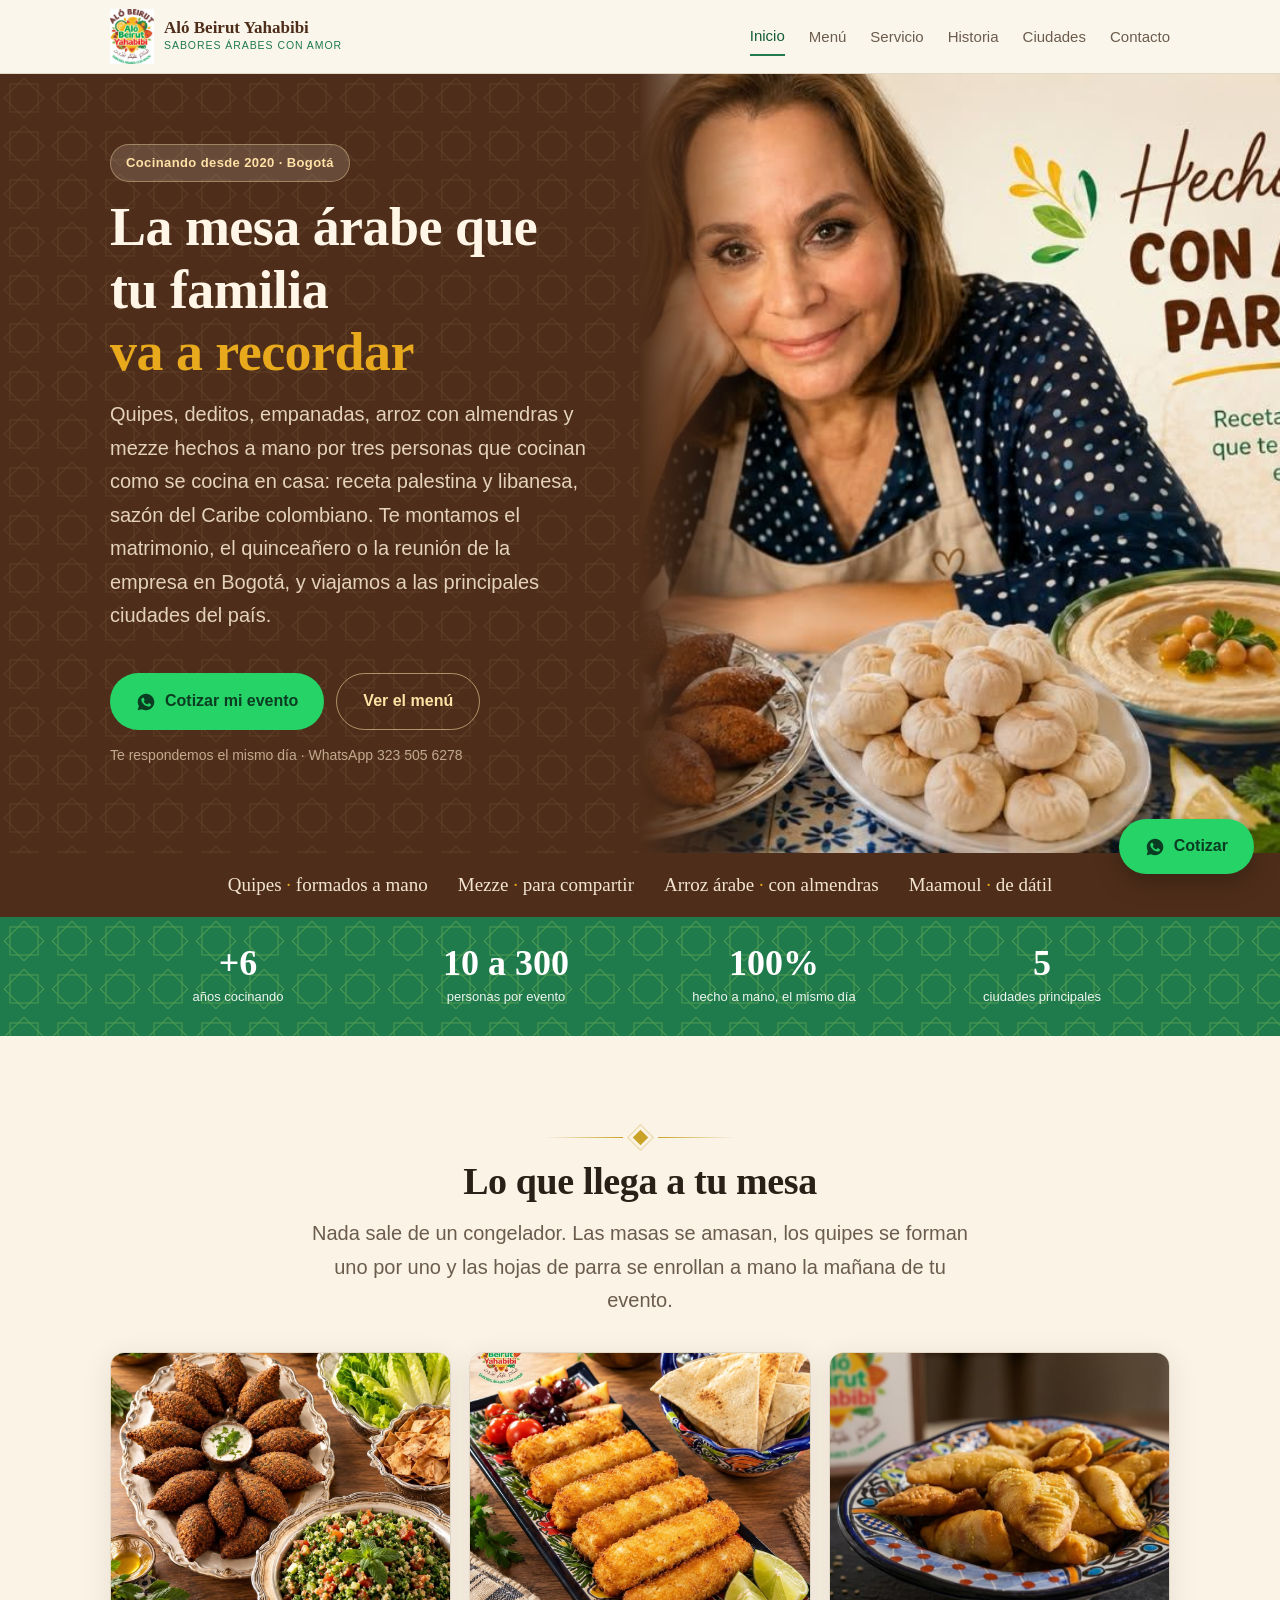
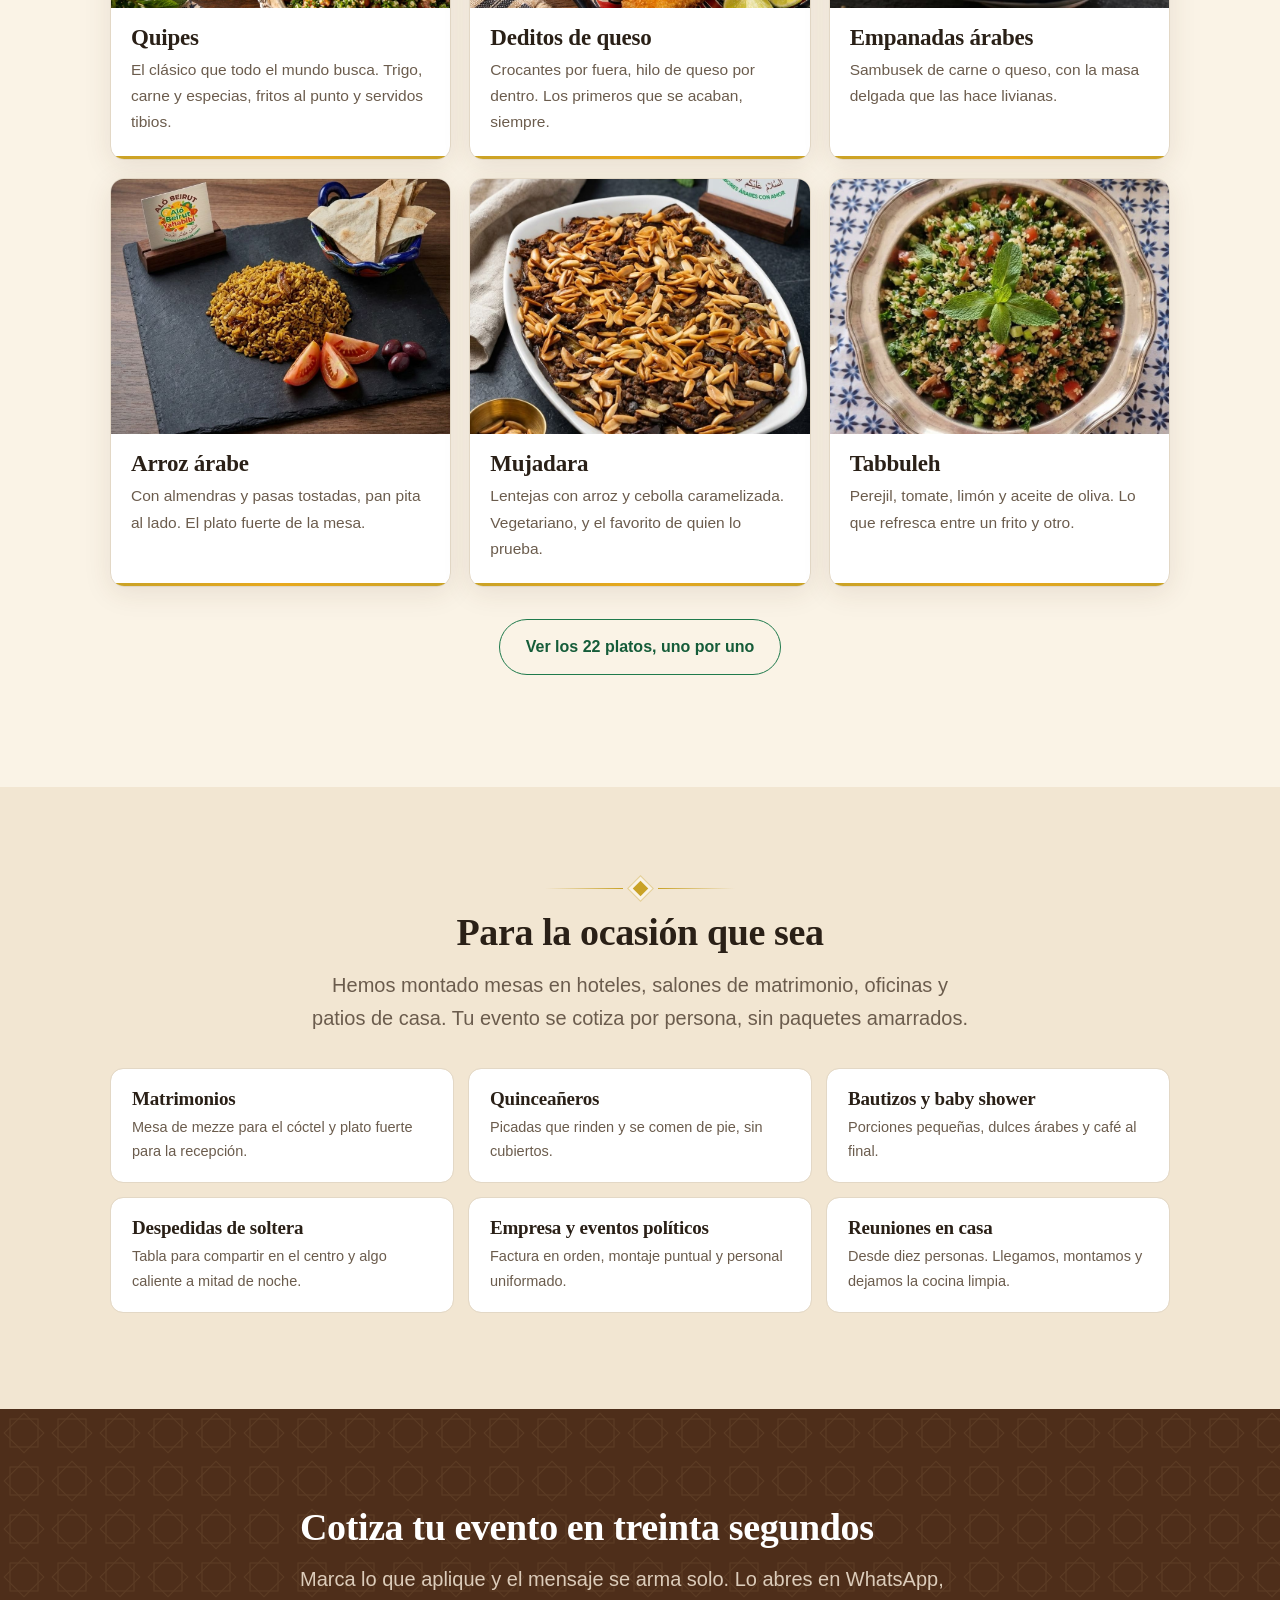
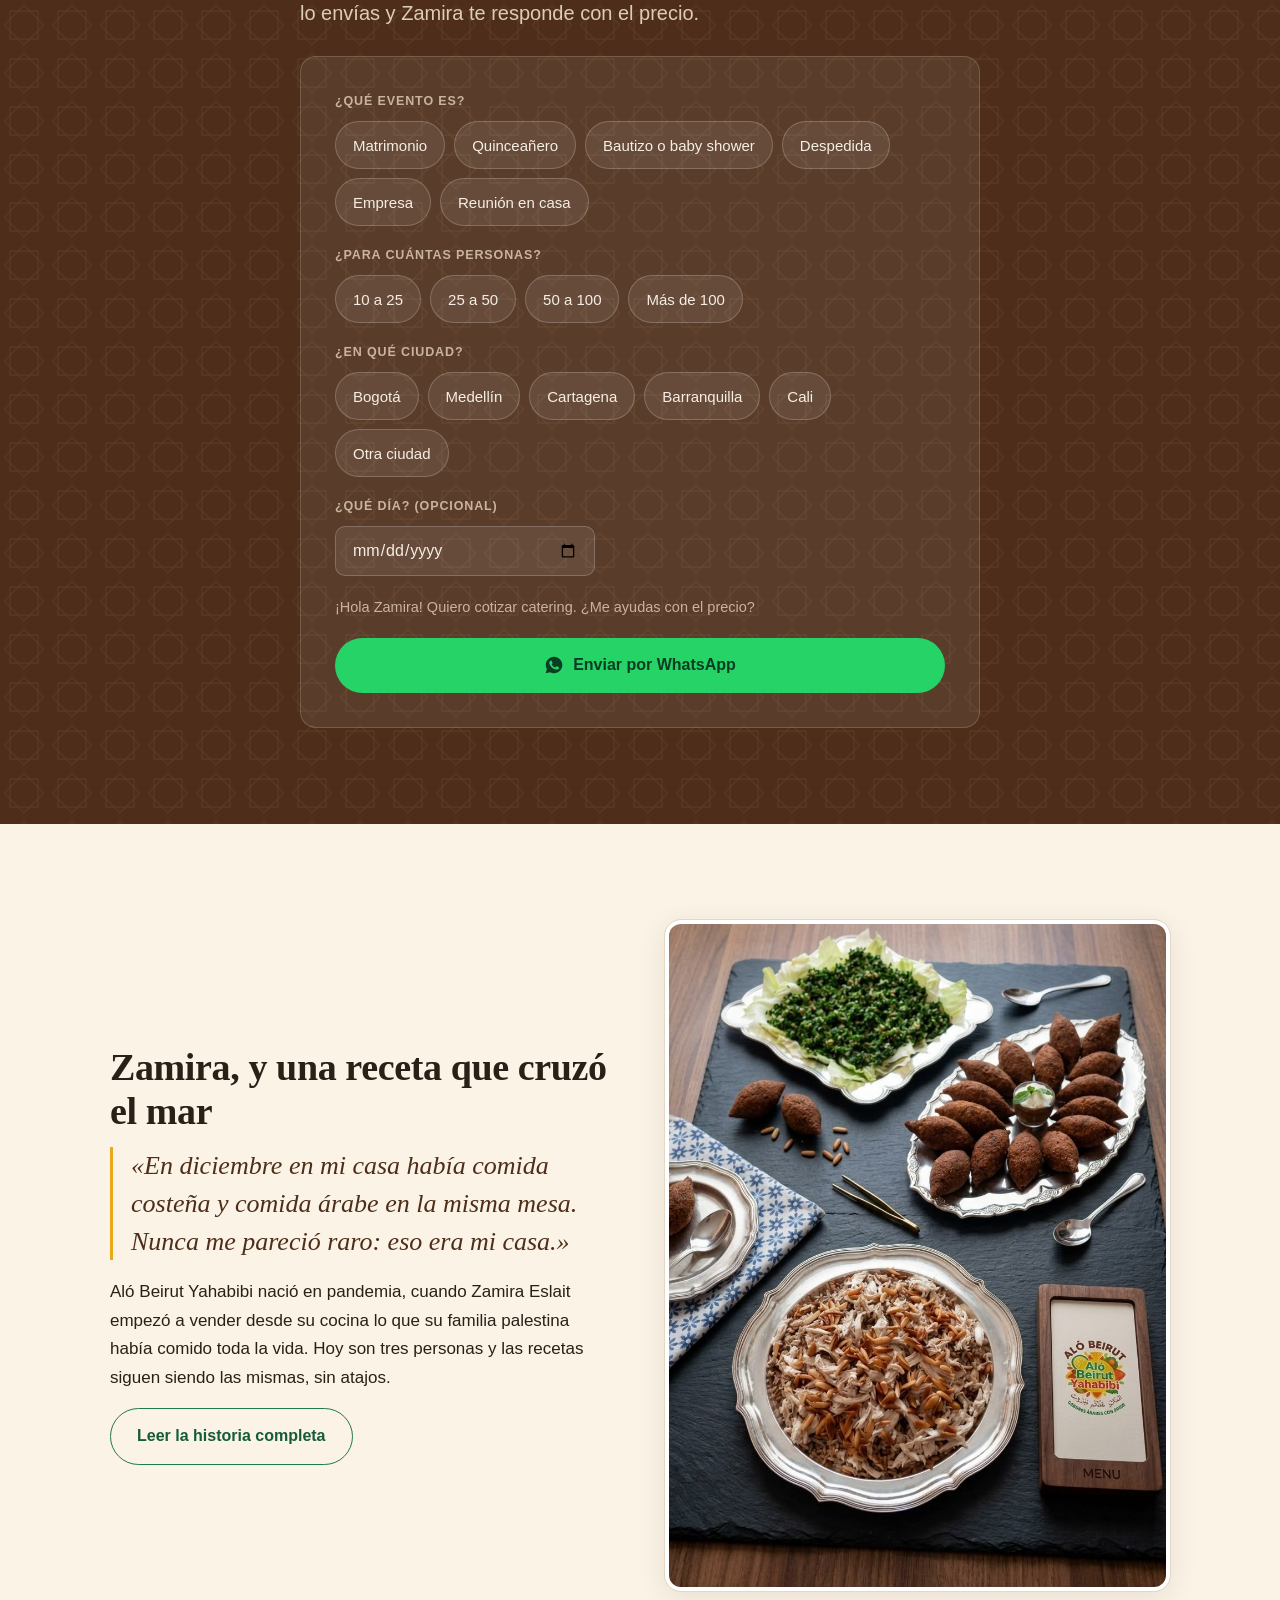
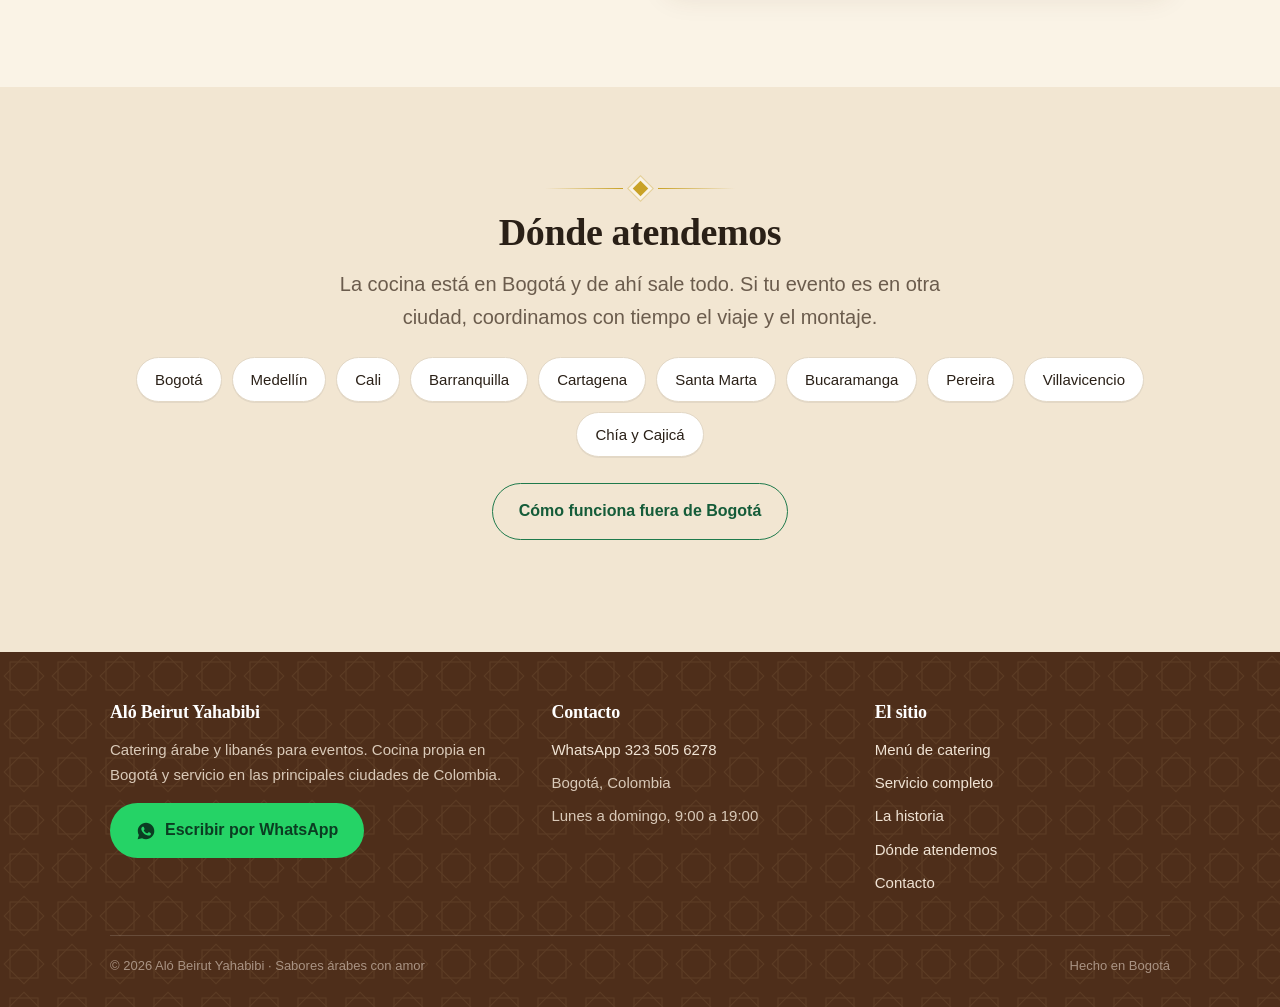
<file: index.html>
<!DOCTYPE html>
<html lang="es-CO">
<head>
<meta charset="utf-8">
<meta name="viewport" content="width=device-width, initial-scale=1">
<title>Catering árabe y libanés en Bogotá | Aló Beirut Yahabibi</title>
<meta name="description" content="Catering árabe y libanés para matrimonios, quinceañeros, bautizos y eventos de empresa. Quipes, deditos, empanadas y mesas de mezze. Bogotá y principales ciudades de Colombia. Cotiza por WhatsApp.">
<link rel="canonical" href="https://alobeirutyahabibi.com/">
<meta name="robots" content="index,follow,max-image-preview:large">
<meta name="theme-color" content="#1F7A4C">
<meta property="og:type" content="website">
<meta property="og:locale" content="es_CO">
<meta property="og:site_name" content="Aló Beirut Yahabibi">
<meta property="og:title" content="Catering árabe y libanés en Bogotá | Aló Beirut Yahabibi">
<meta property="og:description" content="Catering árabe y libanés para matrimonios, quinceañeros, bautizos y eventos de empresa. Quipes, deditos, empanadas y mesas de mezze. Bogotá y principales ciudades de Colombia. Cotiza por WhatsApp.">
<meta property="og:url" content="https://alobeirutyahabibi.com/">
<meta property="og:image" content="https://alobeirutyahabibi.com/img/hero-catering-arabe-bogota.jpg">
<meta name="twitter:card" content="summary_large_image">
<link rel="icon" href="img/logo-alo-beirut-yahabibi.jpg">
<link rel="stylesheet" href="estilos.css">
<script type="application/ld+json">{"@context": "https://schema.org", "@type": "FoodEstablishment", "additionalType": "https://schema.org/CateringBusiness", "name": "Aló Beirut Yahabibi", "description": "Catering árabe y libanés para matrimonios, quinceañeros y eventos en Bogotá y las principales ciudades de Colombia.", "url": "https://alobeirutyahabibi.com/", "image": "https://alobeirutyahabibi.com/img/hero-catering-arabe-bogota.jpg", "logo": "https://alobeirutyahabibi.com/img/logo-alo-beirut-yahabibi.jpg", "telephone": "+57 323 505 6278", "servesCuisine": ["Árabe", "Libanesa", "Palestina", "Costeña"], "priceRange": "$$", "founder": {"@type": "Person", "name": "Zamira Eslait"}, "address": {"@type": "PostalAddress", "addressLocality": "Bogotá", "addressRegion": "Cundinamarca", "addressCountry": "CO"}, "areaServed": [{"@type": "City", "name": "Bogotá"}, {"@type": "City", "name": "Medellín"}, {"@type": "City", "name": "Cartagena"}, {"@type": "City", "name": "Barranquilla"}, {"@type": "City", "name": "Cali"}], "openingHoursSpecification": [{"@type": "OpeningHoursSpecification", "dayOfWeek": ["Monday", "Tuesday", "Wednesday", "Thursday", "Friday", "Saturday", "Sunday"], "opens": "09:00", "closes": "19:00"}]}</script>
</head>
<body>

<header class="barra">
  <div class="barra-in">
    <a class="marca" href="index.html">
      <img src="img/logo-alo-beirut-yahabibi.jpg" alt="Aló Beirut Yahabibi" width="44" height="55">
      <span><b>Aló Beirut Yahabibi</b><i>Sabores árabes con amor</i></span>
    </a>
    <nav class="nav"><a href="index.html" aria-current="page">Inicio</a><a href="menu.html">Menú</a><a href="eventos.html">Servicio</a><a href="historia.html">Historia</a><a href="ciudades.html">Ciudades</a><a href="contacto.html">Contacto</a></nav>
    <button class="rayas" id="rayas" aria-expanded="false" aria-controls="panel" aria-label="Abrir menú">
      <span></span><span></span><span></span>
    </button>
  </div>
</header>

<div class="velo" id="velo"></div>
<aside class="panel" id="panel" aria-hidden="true">
  <div class="panel-top">
    <button class="rayas" id="cerrar" aria-label="Cerrar menú"><span></span><span></span><span></span></button>
  </div>
  <nav><a href="index.html" aria-current="page">Inicio</a><a href="menu.html">Menú de catering</a><a href="eventos.html">Servicio completo</a><a href="historia.html">La historia</a><a href="ciudades.html">Dónde atendemos</a><a href="contacto.html">Contacto</a></nav>
  <a class="btn wa ancho" href="https://wa.me/573235056278" target="_blank" rel="noopener"><svg viewBox="0 0 24 24" fill="currentColor" aria-hidden="true"><path d="M12.04 2C6.58 2 2.13 6.45 2.13 11.91c0 1.75.46 3.45 1.32 4.95L2 22l5.25-1.38a9.9 9.9 0 004.79 1.22h.01c5.46 0 9.91-4.45 9.91-9.91C21.96 6.45 17.5 2 12.04 2zm5.8 14.13c-.25.69-1.44 1.32-1.99 1.37-.53.05-1.02.24-3.45-.72-2.9-1.14-4.73-4.1-4.87-4.29-.14-.19-1.16-1.54-1.16-2.94s.73-2.09 1-2.37c.26-.29.57-.36.76-.36.19 0 .38 0 .55.01.18.01.41-.07.64.49.24.57.81 1.97.88 2.11.07.14.12.31.02.5-.09.19-.14.31-.28.47-.14.17-.3.37-.42.5-.14.14-.29.29-.12.57.16.29.73 1.2 1.56 1.95 1.07.95 1.98 1.25 2.26 1.39.28.14.44.12.6-.07.17-.19.69-.81.88-1.09.19-.28.37-.23.63-.14.26.1 1.65.78 1.93.92.28.14.47.21.54.33.07.11.07.65-.18 1.34z"/></svg>Cotizar por WhatsApp</a>
  <p class="panel-tel">WhatsApp 323 505 6278<br>Lunes a domingo, 9:00 a 19:00</p>
</aside>

<main>
<section class="hero">
 <div class="hero-in">
  <div class="hero-foto">
    <img src="img/hero-catering-arabe-bogota.jpg"
         alt="Zamira Eslait con una bandeja de comida árabe recién hecha, en Bogotá"
         width="1600" height="1200" fetchpriority="high">
  </div>
  <div class="hero-txt">
    <span class="sello">Cocinando desde 2020 · Bogotá</span>
    <h1>La mesa árabe que tu familia<br><span class="verde">va a recordar</span></h1>
    <p class="lead">Quipes, deditos, empanadas, arroz con almendras y mezze hechos a mano
    por tres personas que cocinan como se cocina en casa: receta palestina y libanesa,
    sazón del Caribe colombiano. Te montamos el matrimonio, el quinceañero o la reunión
    de la empresa en Bogotá, y viajamos a las principales ciudades del país.</p>
    <div class="acciones">
      <a class="btn wa" href="https://wa.me/573235056278" target="_blank" rel="noopener"><svg viewBox="0 0 24 24" fill="currentColor" aria-hidden="true"><path d="M12.04 2C6.58 2 2.13 6.45 2.13 11.91c0 1.75.46 3.45 1.32 4.95L2 22l5.25-1.38a9.9 9.9 0 004.79 1.22h.01c5.46 0 9.91-4.45 9.91-9.91C21.96 6.45 17.5 2 12.04 2zm5.8 14.13c-.25.69-1.44 1.32-1.99 1.37-.53.05-1.02.24-3.45-.72-2.9-1.14-4.73-4.1-4.87-4.29-.14-.19-1.16-1.54-1.16-2.94s.73-2.09 1-2.37c.26-.29.57-.36.76-.36.19 0 .38 0 .55.01.18.01.41-.07.64.49.24.57.81 1.97.88 2.11.07.14.12.31.02.5-.09.19-.14.31-.28.47-.14.17-.3.37-.42.5-.14.14-.29.29-.12.57.16.29.73 1.2 1.56 1.95 1.07.95 1.98 1.25 2.26 1.39.28.14.44.12.6-.07.17-.19.69-.81.88-1.09.19-.28.37-.23.63-.14.26.1 1.65.78 1.93.92.28.14.47.21.54.33.07.11.07.65-.18 1.34z"/></svg>Cotizar mi evento</a>
      <a class="btn linea" href="menu.html">Ver el menú</a>
    </div>
    <p class="bajo-cta">Te respondemos el mismo día · WhatsApp 323 505 6278</p>
  </div>
 </div>
</section>

<div class="cinta"><div><span>Quipes <i>·</i> formados a mano</span><span>Mezze <i>·</i> para compartir</span><span>Arroz árabe <i>·</i> con almendras</span><span>Maamoul <i>·</i> de dátil</span></div></div>

<section class="cifras" style="padding:28px 0">
  <div class="wrap">
    <div class="cifras-g">
      <div><b>+6</b><span>años cocinando</span></div>
      <div><b>10 a 300</b><span>personas por evento</span></div>
      <div><b>100%</b><span>hecho a mano, el mismo día</span></div>
      <div><b>5</b><span>ciudades principales</span></div>
    </div>
  </div>
</section>

<section>
  <div class="wrap">
    <div class="centro">
      <div class="orn"><span></span></div>
      <h2>Lo que llega a tu mesa</h2>
      <p class="lead">Nada sale de un congelador. Las masas se amasan, los quipes se forman
      uno por uno y las hojas de parra se enrollan a mano la mañana de tu evento.</p>
    </div>
    <div class="rej tres" style="margin-top:34px">
      <article class="plato"><img src="img/quipes-arabes-bandeja.jpg" alt="Bandeja de quipes árabes recién fritos" loading="lazy" width="1100" height="974"><div class="cuerpo"><h3>Quipes</h3><p>El clásico que todo el mundo busca. Trigo, carne y especias, fritos al punto y servidos tibios.</p></div></article>
      <article class="plato"><img src="img/deditos-de-queso-arabes.jpg" alt="Deditos de queso árabes dorados en bandeja" loading="lazy" width="1100" height="974"><div class="cuerpo"><h3>Deditos de queso</h3><p>Crocantes por fuera, hilo de queso por dentro. Los primeros que se acaban, siempre.</p></div></article>
      <article class="plato"><img src="img/empanadas-arabes-sambusek.jpg" alt="Empanadas árabes sambusek rellenas" loading="lazy" width="1100" height="974"><div class="cuerpo"><h3>Empanadas árabes</h3><p>Sambusek de carne o queso, con la masa delgada que las hace livianas.</p></div></article>
      <article class="plato"><img src="img/arroz-arabe-con-pan-pita.jpg" alt="Arroz árabe con almendras acompañado de pan pita" loading="lazy" width="1100" height="974"><div class="cuerpo"><h3>Arroz árabe</h3><p>Con almendras y pasas tostadas, pan pita al lado. El plato fuerte de la mesa.</p></div></article>
      <article class="plato"><img src="img/mujadara-con-almendras.jpg" alt="Mujadara de lentejas con cebolla y almendras" loading="lazy" width="1100" height="974"><div class="cuerpo"><h3>Mujadara</h3><p>Lentejas con arroz y cebolla caramelizada. Vegetariano, y el favorito de quien lo prueba.</p></div></article>
      <article class="plato"><img src="img/tabbuleh-fresco.jpg" alt="Tabbuleh fresco con perejil, tomate y limón" loading="lazy" width="1100" height="974"><div class="cuerpo"><h3>Tabbuleh</h3><p>Perejil, tomate, limón y aceite de oliva. Lo que refresca entre un frito y otro.</p></div></article>
    </div>
    <p class="centro" style="margin-top:32px">
      <a class="btn linea" href="menu.html">Ver los 22 platos, uno por uno</a></p>
  </div>
</section>

<section style="background:var(--crema-2)">
  <div class="wrap">
    <div class="centro">
      <div class="orn"><span></span></div>
      <h2>Para la ocasión que sea</h2>
      <p class="lead">Hemos montado mesas en hoteles, salones de matrimonio, oficinas y
      patios de casa. Tu evento se cotiza por persona, sin paquetes amarrados.</p>
    </div>
    <div class="fichas tres" style="margin-top:32px">
      <a href="eventos.html#matrimonios"><h3>Matrimonios</h3>
        <p>Mesa de mezze para el cóctel y plato fuerte para la recepción.</p></a>
      <a href="eventos.html#quinces"><h3>Quinceañeros</h3>
        <p>Picadas que rinden y se comen de pie, sin cubiertos.</p></a>
      <a href="eventos.html#bautizos"><h3>Bautizos y baby shower</h3>
        <p>Porciones pequeñas, dulces árabes y café al final.</p></a>
      <a href="eventos.html#despedidas"><h3>Despedidas de soltera</h3>
        <p>Tabla para compartir en el centro y algo caliente a mitad de noche.</p></a>
      <a href="eventos.html#empresa"><h3>Empresa y eventos políticos</h3>
        <p>Factura en orden, montaje puntual y personal uniformado.</p></a>
      <a href="eventos.html#casa"><h3>Reuniones en casa</h3>
        <p>Desde diez personas. Llegamos, montamos y dejamos la cocina limpia.</p></a>
    </div>
  </div>
</section>


<section id="cotizar" class="cot">
  <div class="wrap estrecho">
    <h2>Cotiza tu evento en treinta segundos</h2>
    <p class="lead">Marca lo que aplique y el mensaje se arma solo. Lo abres en WhatsApp, lo envías y Zamira te responde con el precio.</p>
    <div class="caja-cot" id="cotizador">
      <div class="campo"><span class="et">¿Qué evento es?</span><div class="opciones" data-k="evento" role="group" aria-label="¿Qué evento es?"><button type="button" data-v="un matrimonio">Matrimonio</button><button type="button" data-v="un quinceañero">Quinceañero</button><button type="button" data-v="un bautizo o baby shower">Bautizo o baby shower</button><button type="button" data-v="una despedida de soltera">Despedida</button><button type="button" data-v="un evento de empresa">Empresa</button><button type="button" data-v="una reunión en casa">Reunión en casa</button></div></div>
      <div class="campo"><span class="et">¿Para cuántas personas?</span><div class="opciones" data-k="personas" role="group" aria-label="¿Para cuántas personas?"><button type="button" data-v="de 10 a 25 personas">10 a 25</button><button type="button" data-v="de 25 a 50 personas">25 a 50</button><button type="button" data-v="de 50 a 100 personas">50 a 100</button><button type="button" data-v="más de 100 personas">Más de 100</button></div></div>
      <div class="campo"><span class="et">¿En qué ciudad?</span><div class="opciones" data-k="ciudad" role="group" aria-label="¿En qué ciudad?"><button type="button" data-v="en Bogotá">Bogotá</button><button type="button" data-v="en Medellín">Medellín</button><button type="button" data-v="en Cartagena">Cartagena</button><button type="button" data-v="en Barranquilla">Barranquilla</button><button type="button" data-v="en Cali">Cali</button><button type="button" data-v="en otra ciudad">Otra ciudad</button></div></div>
      <div class="campo">
        <label for="fecha">¿Qué día? (opcional)</label>
        <input type="date" id="fecha">
      </div>
      <p class="vista" id="vista">Tu mensaje aparecerá aquí.</p>
      <a class="btn wa ancho" id="enviar" href="https://wa.me/573235056278" target="_blank" rel="noopener"><svg viewBox="0 0 24 24" fill="currentColor" aria-hidden="true"><path d="M12.04 2C6.58 2 2.13 6.45 2.13 11.91c0 1.75.46 3.45 1.32 4.95L2 22l5.25-1.38a9.9 9.9 0 004.79 1.22h.01c5.46 0 9.91-4.45 9.91-9.91C21.96 6.45 17.5 2 12.04 2zm5.8 14.13c-.25.69-1.44 1.32-1.99 1.37-.53.05-1.02.24-3.45-.72-2.9-1.14-4.73-4.1-4.87-4.29-.14-.19-1.16-1.54-1.16-2.94s.73-2.09 1-2.37c.26-.29.57-.36.76-.36.19 0 .38 0 .55.01.18.01.41-.07.64.49.24.57.81 1.97.88 2.11.07.14.12.31.02.5-.09.19-.14.31-.28.47-.14.17-.3.37-.42.5-.14.14-.29.29-.12.57.16.29.73 1.2 1.56 1.95 1.07.95 1.98 1.25 2.26 1.39.28.14.44.12.6-.07.17-.19.69-.81.88-1.09.19-.28.37-.23.63-.14.26.1 1.65.78 1.93.92.28.14.47.21.54.33.07.11.07.65-.18 1.34z"/></svg>Enviar por WhatsApp</a>
    </div>
  </div>
</section>


<section>
  <div class="wrap">
    <div class="duo">
      <div>
        <h2>Zamira, y una receta que cruzó el mar</h2>
        <p class="cita">«En diciembre en mi casa había comida costeña y comida árabe en la
        misma mesa. Nunca me pareció raro: eso era mi casa.»</p>
        <p>Aló Beirut Yahabibi nació en pandemia, cuando Zamira Eslait empezó a vender desde
        su cocina lo que su familia palestina había comido toda la vida. Hoy son tres
        personas y las recetas siguen siendo las mismas, sin atajos.</p>
        <a class="btn linea" href="historia.html">Leer la historia completa</a>
      </div>
      <img src="img/mesa-catering-arabe-evento.jpg" width="1200" height="900" loading="lazy"
           alt="Mesa de catering árabe montada para un evento, con varias bandejas servidas">
    </div>
  </div>
</section>

<section style="background:var(--crema-2)" class="centro">
  <div class="wrap">
    <div class="orn"><span></span></div>
    <h2>Dónde atendemos</h2>
    <p class="lead">La cocina está en Bogotá y de ahí sale todo. Si tu evento es en otra
    ciudad, coordinamos con tiempo el viaje y el montaje.</p>
    <div class="pastillas"><span>Bogotá</span><span>Medellín</span><span>Cali</span><span>Barranquilla</span><span>Cartagena</span><span>Santa Marta</span><span>Bucaramanga</span><span>Pereira</span><span>Villavicencio</span><span>Chía y Cajicá</span></div>
    <p style="margin-top:26px"><a class="btn linea" href="ciudades.html">Cómo funciona fuera de Bogotá</a></p>
  </div>
</section>
</main>

<footer>
  <div class="wrap">
    <div class="pie-g">
      <div>
        <h3>Aló Beirut Yahabibi</h3>
        <p>Catering árabe y libanés para eventos. Cocina propia en Bogotá y servicio en las
        principales ciudades de Colombia.</p>
        <a class="btn wa" href="https://wa.me/573235056278" target="_blank" rel="noopener"><svg viewBox="0 0 24 24" fill="currentColor" aria-hidden="true"><path d="M12.04 2C6.58 2 2.13 6.45 2.13 11.91c0 1.75.46 3.45 1.32 4.95L2 22l5.25-1.38a9.9 9.9 0 004.79 1.22h.01c5.46 0 9.91-4.45 9.91-9.91C21.96 6.45 17.5 2 12.04 2zm5.8 14.13c-.25.69-1.44 1.32-1.99 1.37-.53.05-1.02.24-3.45-.72-2.9-1.14-4.73-4.1-4.87-4.29-.14-.19-1.16-1.54-1.16-2.94s.73-2.09 1-2.37c.26-.29.57-.36.76-.36.19 0 .38 0 .55.01.18.01.41-.07.64.49.24.57.81 1.97.88 2.11.07.14.12.31.02.5-.09.19-.14.31-.28.47-.14.17-.3.37-.42.5-.14.14-.29.29-.12.57.16.29.73 1.2 1.56 1.95 1.07.95 1.98 1.25 2.26 1.39.28.14.44.12.6-.07.17-.19.69-.81.88-1.09.19-.28.37-.23.63-.14.26.1 1.65.78 1.93.92.28.14.47.21.54.33.07.11.07.65-.18 1.34z"/></svg>Escribir por WhatsApp</a>
      </div>
      <div>
        <h3>Contacto</h3>
        <ul>
          <li><a href="https://wa.me/573235056278" target="_blank" rel="noopener">WhatsApp 323 505 6278</a></li>
          <li>Bogotá, Colombia</li>
          <li>Lunes a domingo, 9:00 a 19:00</li>
        </ul>
      </div>
      <div>
        <h3>El sitio</h3>
        <ul><li><a href="menu.html">Menú de catering</a></li><li><a href="eventos.html">Servicio completo</a></li><li><a href="historia.html">La historia</a></li><li><a href="ciudades.html">Dónde atendemos</a></li><li><a href="contacto.html">Contacto</a></li></ul>
      </div>
    </div>
    <div class="legal">
      <span>&copy; 2026 Aló Beirut Yahabibi · Sabores árabes con amor</span>
      <span>Hecho en Bogotá</span>
    </div>
  </div>
</footer>

<a class="btn wa flota" href="https://wa.me/573235056278" target="_blank" rel="noopener"><svg viewBox="0 0 24 24" fill="currentColor" aria-hidden="true"><path d="M12.04 2C6.58 2 2.13 6.45 2.13 11.91c0 1.75.46 3.45 1.32 4.95L2 22l5.25-1.38a9.9 9.9 0 004.79 1.22h.01c5.46 0 9.91-4.45 9.91-9.91C21.96 6.45 17.5 2 12.04 2zm5.8 14.13c-.25.69-1.44 1.32-1.99 1.37-.53.05-1.02.24-3.45-.72-2.9-1.14-4.73-4.1-4.87-4.29-.14-.19-1.16-1.54-1.16-2.94s.73-2.09 1-2.37c.26-.29.57-.36.76-.36.19 0 .38 0 .55.01.18.01.41-.07.64.49.24.57.81 1.97.88 2.11.07.14.12.31.02.5-.09.19-.14.31-.28.47-.14.17-.3.37-.42.5-.14.14-.29.29-.12.57.16.29.73 1.2 1.56 1.95 1.07.95 1.98 1.25 2.26 1.39.28.14.44.12.6-.07.17-.19.69-.81.88-1.09.19-.28.37-.23.63-.14.26.1 1.65.78 1.93.92.28.14.47.21.54.33.07.11.07.65-.18 1.34z"/></svg>Cotizar</a>

<script>
/* menú de tres rayas: panel lateral, se cierra con Escape, con el velo y
   al tocar cualquier enlace. El foco vuelve al botón al cerrar. */
(function(){
  var b=document.getElementById('rayas'), p=document.getElementById('panel'),
      v=document.getElementById('velo'), c=document.getElementById('cerrar');
  function abrir(si){
    b.setAttribute('aria-expanded', si);
    p.classList.toggle('abierto', si);
    v.classList.toggle('abierto', si);
    p.setAttribute('aria-hidden', !si);
    document.body.classList.toggle('sin-scroll', si);
    if(!si) b.focus();
  }
  b.addEventListener('click', function(){ abrir(b.getAttribute('aria-expanded')!=='true'); });
  c.addEventListener('click', function(){ abrir(false); });
  v.addEventListener('click', function(){ abrir(false); });
  p.querySelectorAll('a').forEach(function(a){ a.addEventListener('click', function(){ abrir(false); }); });
  document.addEventListener('keydown', function(e){ if(e.key==='Escape') abrir(false); });
})();
</script>

<script>
/* LUPA · toca una foto y se abre en grande con su descripción.

   No hay que marcar nada en el HTML: el script recorre las fotos de
   platos, de la carta y de las galerías, y saca el título y el texto
   de lo que ya está escrito al lado de cada una. Así no hay dos
   fuentes de verdad que se puedan desincronizar. */
(function(){
  var fotos = [].slice.call(document.querySelectorAll(
    '.plato img, .item img, .galeria img'));
  if(!fotos.length) return;

  /* de dónde sale el texto de cada foto, según dónde viva */
  function datos(img){
    var p;
    if((p = img.closest('.plato')))
      return {t:(p.querySelector('h3')||{}).textContent || img.alt,
              d:(p.querySelector('p')||{}).textContent || ''};
    if((p = img.closest('.item')))
      return {t:(p.querySelector('b')||{}).textContent || img.alt,
              d:(p.querySelector('small')||{}).textContent || ''};
    if((p = img.closest('figure')))
      return {t:(p.querySelector('figcaption')||{}).textContent || img.alt,
              d:img.alt};
    return {t:img.alt, d:''};
  }

  var caja = document.createElement('div');
  caja.className = 'lupa';
  caja.setAttribute('aria-hidden','true');
  caja.setAttribute('role','dialog');
  caja.setAttribute('aria-modal','true');
  caja.innerHTML =
    '<button class="lupa-x" aria-label="Cerrar">&times;</button>' +
    '<button class="lupa-n lupa-ant" aria-label="Foto anterior">&#8249;</button>' +
    '<button class="lupa-n lupa-sig" aria-label="Foto siguiente">&#8250;</button>' +
    '<figure><img alt=""><figcaption><b></b><span></span></figcaption></figure>' +
    '<p class="lupa-cuenta"></p>';
  document.body.appendChild(caja);

  var gran = caja.querySelector('img'),
      tit  = caja.querySelector('b'),
      des  = caja.querySelector('span'),
      cnt  = caja.querySelector('.lupa-cuenta'),
      i    = 0, antes = null;

  function pintar(n){
    i = (n + fotos.length) % fotos.length;
    var f = fotos[i], d = datos(f);
    gran.src = f.currentSrc || f.src;
    gran.alt = f.alt;
    tit.textContent = d.t;
    des.textContent = d.d;
    cnt.textContent = (i+1) + ' de ' + fotos.length + ' · usa las flechas del teclado';
  }
  function abrir(n){
    antes = document.activeElement;
    pintar(n);
    caja.classList.add('abierta');
    caja.setAttribute('aria-hidden','false');
    document.body.classList.add('sin-scroll');
    caja.querySelector('.lupa-x').focus();
  }
  function cerrar(){
    caja.classList.remove('abierta');
    caja.setAttribute('aria-hidden','true');
    document.body.classList.remove('sin-scroll');
    if(antes && antes.focus) antes.focus();
  }

  fotos.forEach(function(f, n){
    f.setAttribute('data-lupa','');
    /* que también se pueda con teclado, no solo con el dedo */
    f.setAttribute('tabindex','0');
    f.setAttribute('role','button');
    f.setAttribute('aria-label','Ver "' + (f.alt || 'la foto') + '" en grande');
    f.addEventListener('click', function(){ abrir(n); });
    f.addEventListener('keydown', function(e){
      if(e.key === 'Enter' || e.key === ' '){ e.preventDefault(); abrir(n); }
    });
  });

  caja.querySelector('.lupa-x').addEventListener('click', cerrar);
  caja.querySelector('.lupa-ant').addEventListener('click', function(){ pintar(i-1); });
  caja.querySelector('.lupa-sig').addEventListener('click', function(){ pintar(i+1); });
  /* tocar el fondo cierra; tocar la foto o el texto, no */
  caja.addEventListener('click', function(e){ if(e.target === caja) cerrar(); });
  document.addEventListener('keydown', function(e){
    if(!caja.classList.contains('abierta')) return;
    if(e.key === 'Escape')     cerrar();
    if(e.key === 'ArrowLeft')  pintar(i-1);
    if(e.key === 'ArrowRight') pintar(i+1);
  });

  /* deslizar con el dedo, que en celular es lo natural */
  var x0 = null;
  caja.addEventListener('touchstart', function(e){ x0 = e.touches[0].clientX; }, {passive:true});
  caja.addEventListener('touchend', function(e){
    if(x0 === null) return;
    var dx = e.changedTouches[0].clientX - x0;
    if(Math.abs(dx) > 55) pintar(dx < 0 ? i+1 : i-1);
    x0 = null;
  }, {passive:true});
})();
</script>

</body>
</html>

<script>
/* El cotizador no manda nada a ningún servidor: arma un texto y lo abre en
   WhatsApp. Para una cocina de tres personas sin CRM, el chat ES el CRM, y
   así el sitio sigue siendo estático y gratis de alojar. */
(function(){
  var TEL='573235056278', el={evento:'',personas:'',ciudad:''};
  var caja=document.getElementById('cotizador'); if(!caja) return;
  caja.querySelectorAll('.opciones').forEach(function(g){
    var k=g.dataset.k;
    g.addEventListener('click', function(e){
      var b=e.target.closest('button'); if(!b) return;
      var ya=b.getAttribute('aria-pressed')==='true';
      g.querySelectorAll('button').forEach(function(o){o.setAttribute('aria-pressed','false');});
      b.setAttribute('aria-pressed', ya?'false':'true');
      el[k]= ya?'':b.dataset.v; pintar();
    });
  });
  var f=document.getElementById('fecha'); if(f) f.addEventListener('change', pintar);
  function pintar(){
    var d=f?f.value:'', t='¡Hola Zamira! Quiero cotizar catering';
    if(el.evento)   t+=' para '+el.evento;
    if(el.personas) t+=', '+el.personas;
    if(el.ciudad)   t+=', '+el.ciudad;
    if(d){ var p=d.split('-'); t+=', el '+p[2]+'/'+p[1]+'/'+p[0]; }
    t+='. ¿Me ayudas con el precio?';
    document.getElementById('vista').textContent=t;
    document.getElementById('enviar').href='https://wa.me/'+TEL+'?text='+encodeURIComponent(t);
  }
  pintar();
})();
</script>
</file>
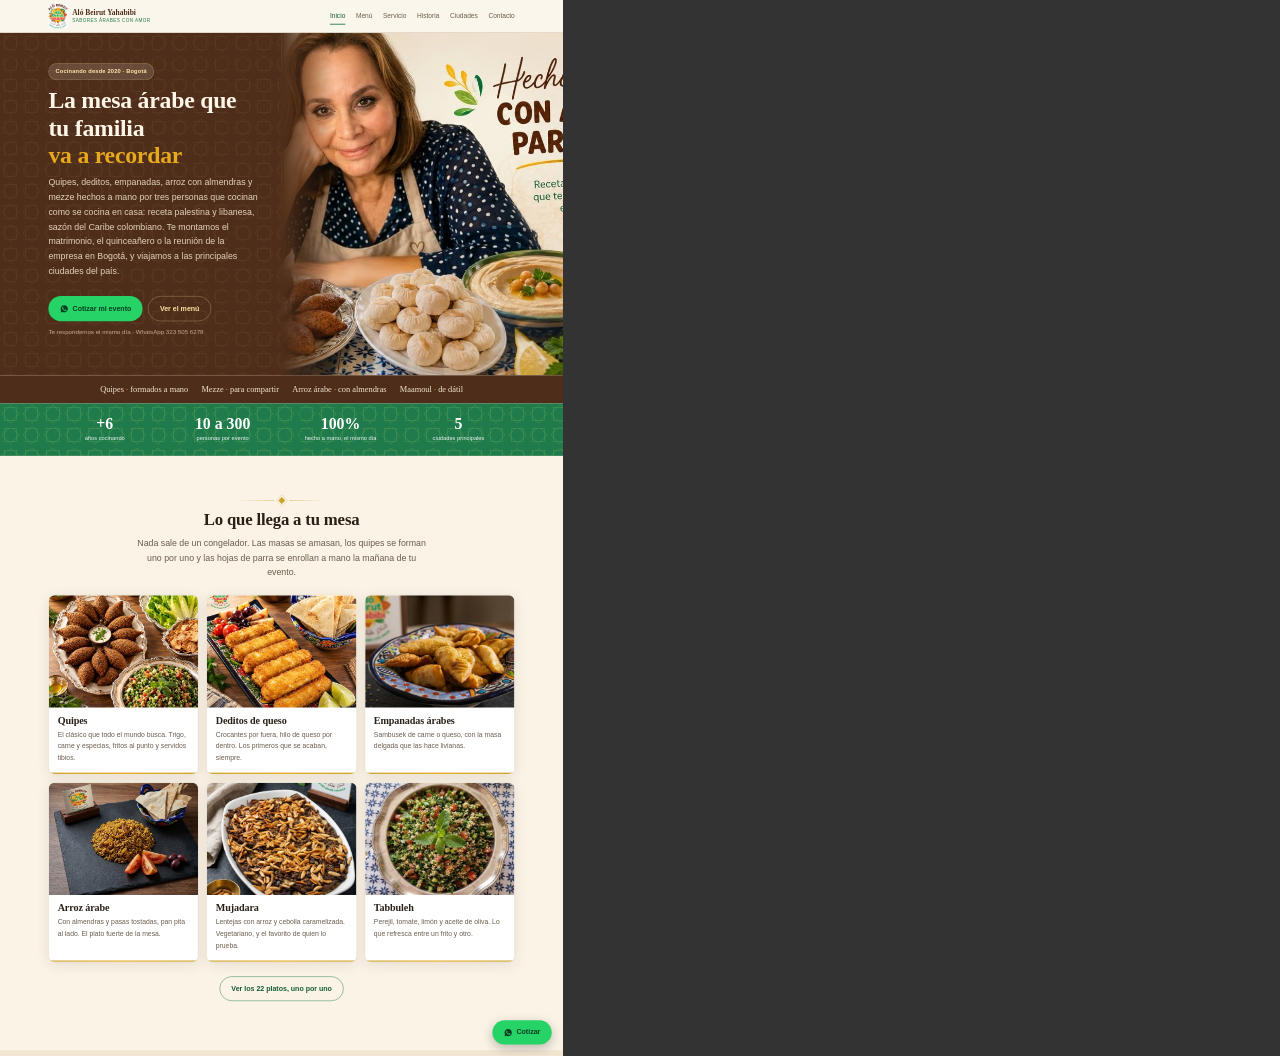
<file: _ver-escritorio.html>
<!DOCTYPE html><meta charset="utf-8">
<title>Vista escritorio</title>
<style>
 /* Banco de pruebas: el panel de vista previa es angosto, así que aquí
    metemos la página en un marco de 1280px y la encogemos para verla
    completa. No se publica: empieza por guion bajo. */
 body{margin:0;background:#333;}
 .marco{width:1280px;height:2400px;border:0;transform:scale(.44);
        transform-origin:top left;}
 .caja{width:563px;height:1056px;overflow:hidden;}
</style>
<div class="caja"><iframe class="marco" src="index.html"></iframe></div>
</file>
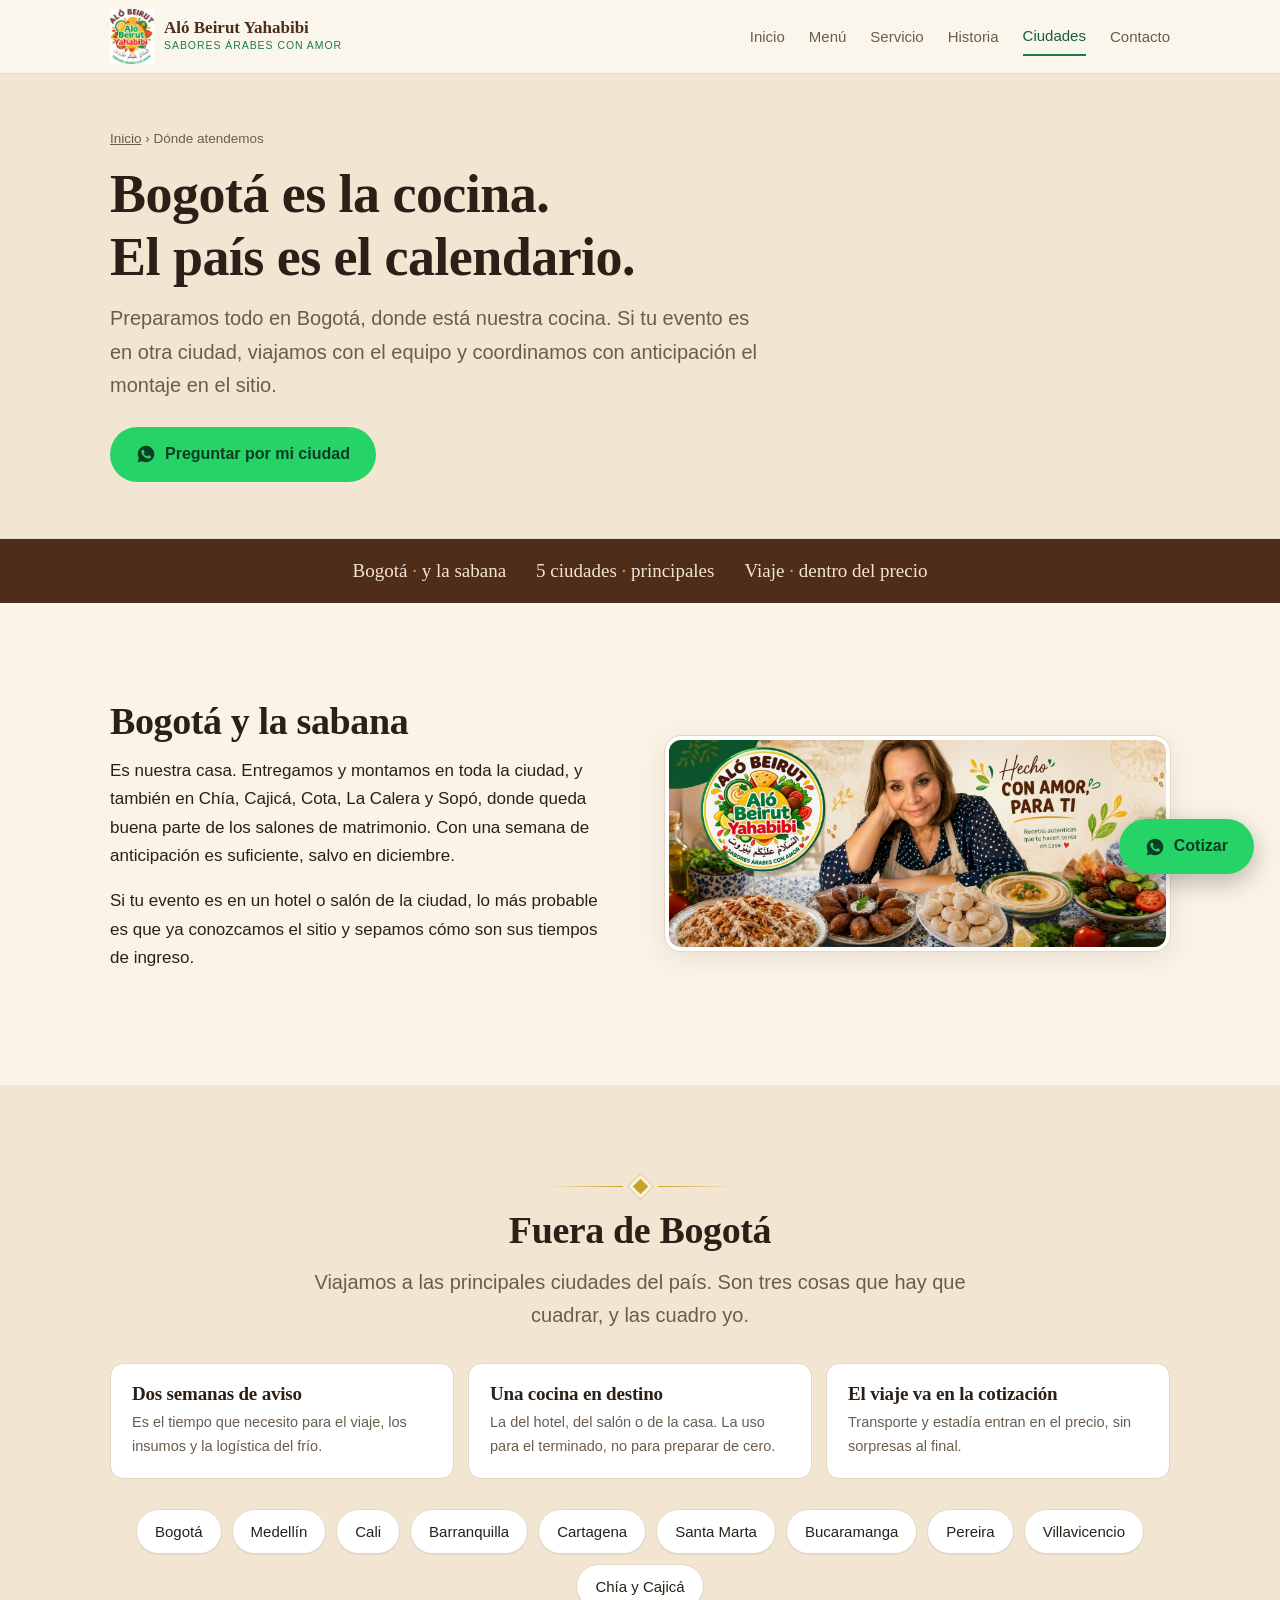
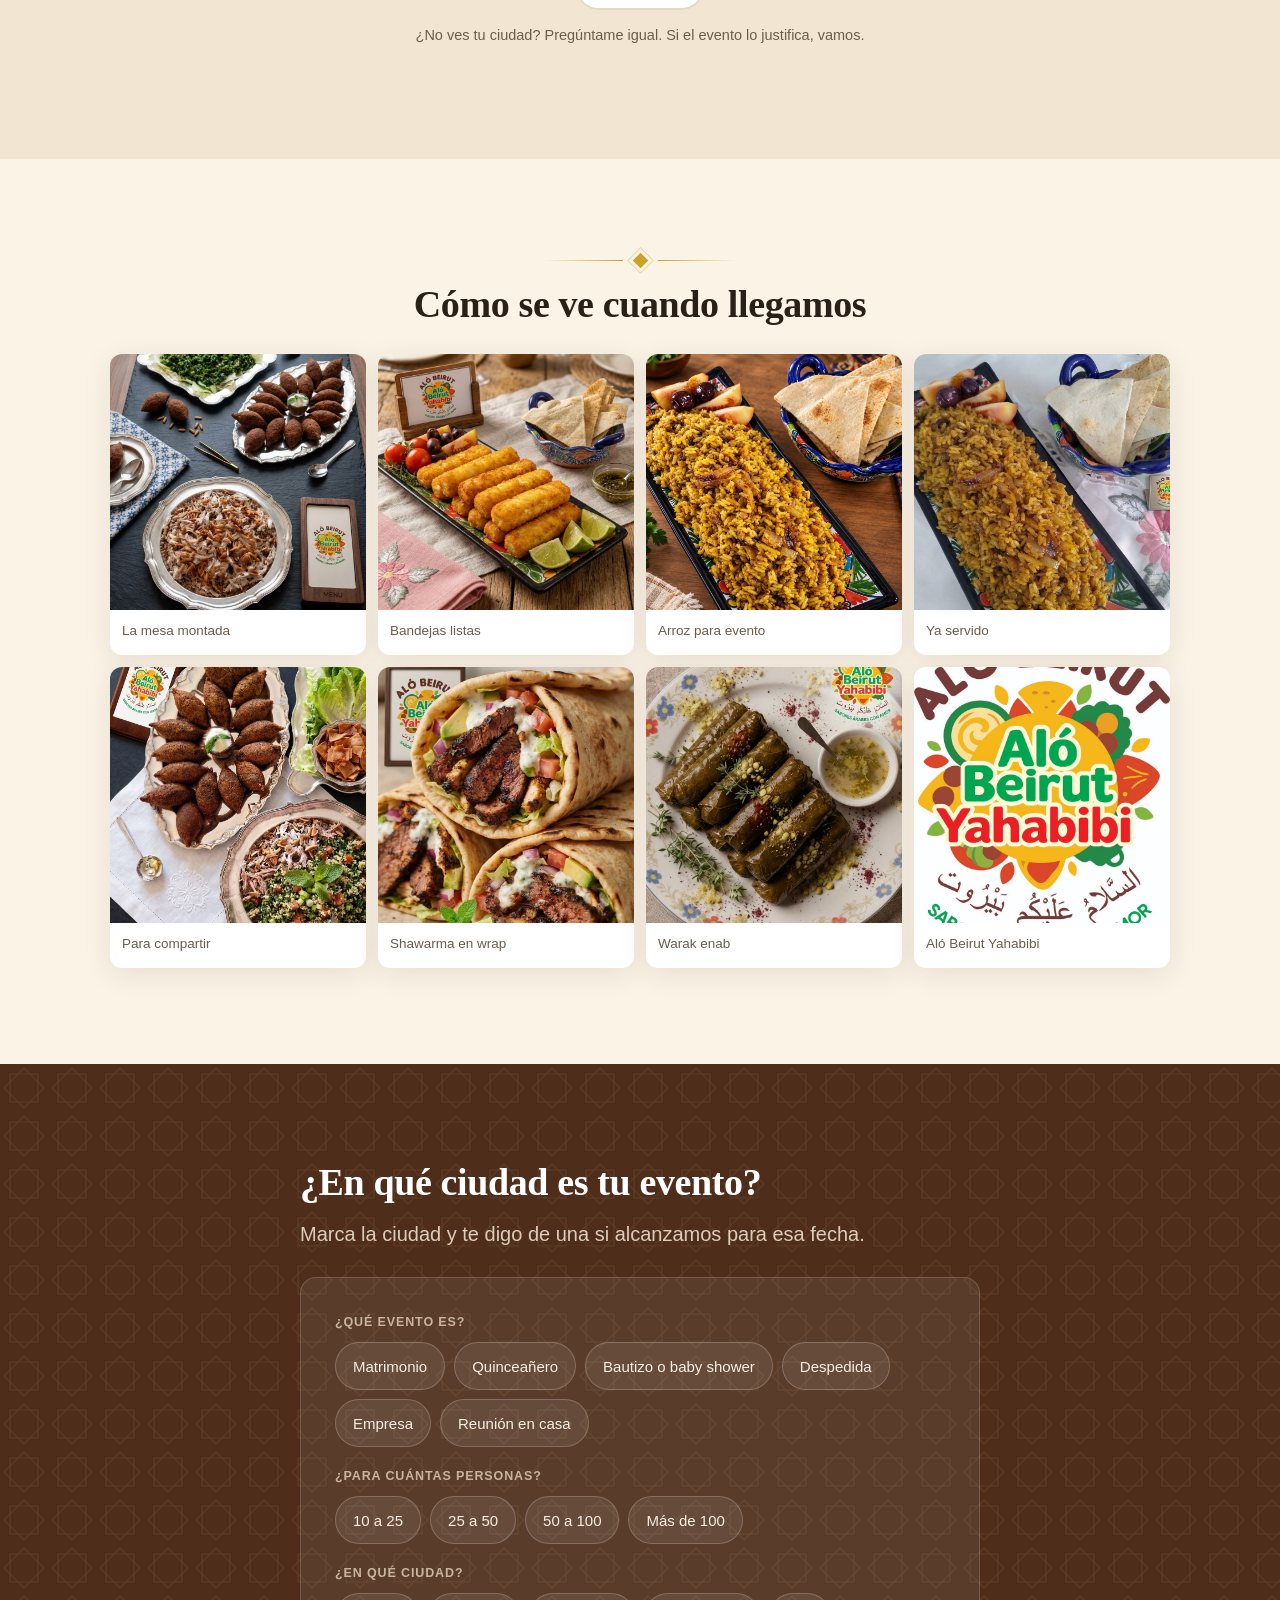
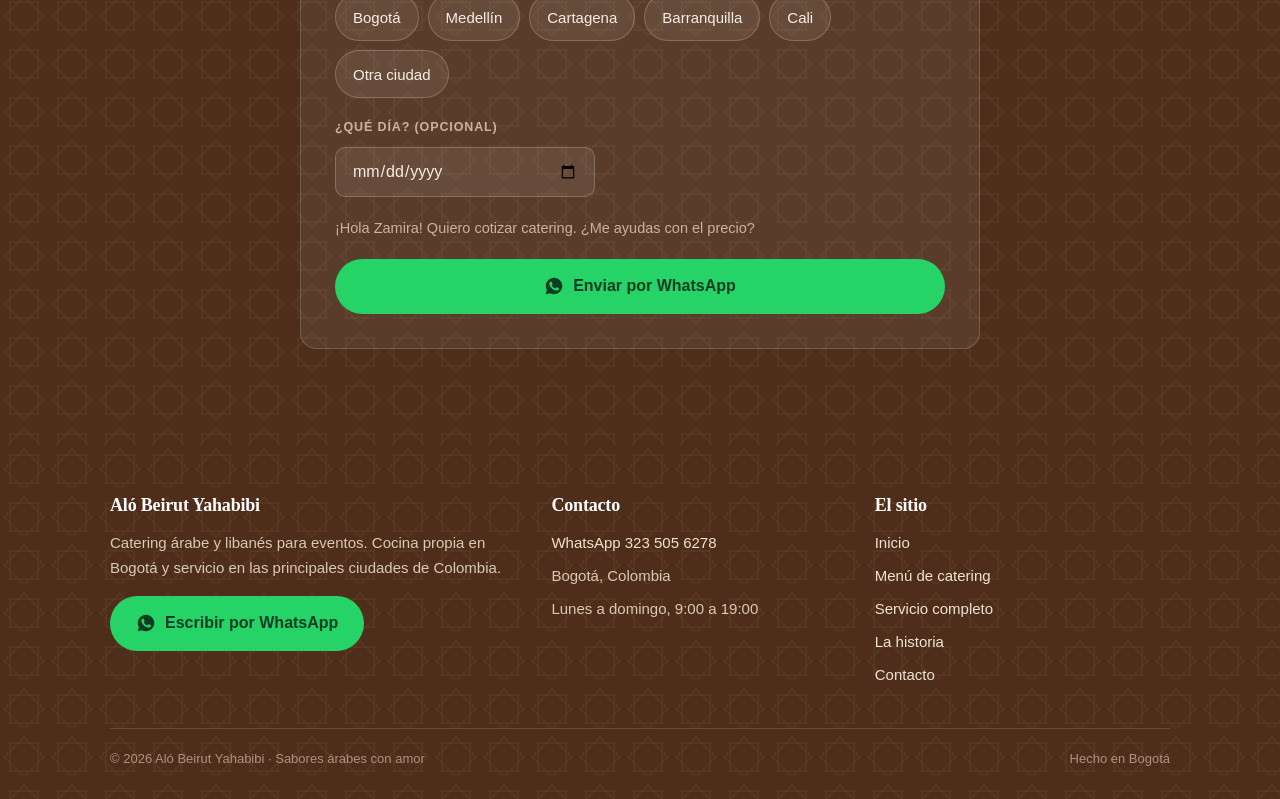
<file: ciudades.html>
<!DOCTYPE html>
<html lang="es-CO">
<head>
<meta charset="utf-8">
<meta name="viewport" content="width=device-width, initial-scale=1">
<title>Catering árabe en Bogotá, Medellín, Cali, Cartagena y Barranquilla | Aló Beirut Yahabibi</title>
<meta name="description" content="Cocina propia en Bogotá y servicio de catering árabe en Medellín, Cali, Cartagena, Barranquilla, Santa Marta y Bucaramanga. Cómo coordinamos el viaje y el montaje.">
<link rel="canonical" href="https://alobeirutyahabibi.com/ciudades.html">
<meta name="robots" content="index,follow,max-image-preview:large">
<meta name="theme-color" content="#1F7A4C">
<meta property="og:type" content="website">
<meta property="og:locale" content="es_CO">
<meta property="og:site_name" content="Aló Beirut Yahabibi">
<meta property="og:title" content="Catering árabe en Bogotá, Medellín, Cali, Cartagena y Barranquilla | Aló Beirut Yahabibi">
<meta property="og:description" content="Cocina propia en Bogotá y servicio de catering árabe en Medellín, Cali, Cartagena, Barranquilla, Santa Marta y Bucaramanga. Cómo coordinamos el viaje y el montaje.">
<meta property="og:url" content="https://alobeirutyahabibi.com/ciudades.html">
<meta property="og:image" content="https://alobeirutyahabibi.com/img/mesa-catering-arabe-evento.jpg">
<meta name="twitter:card" content="summary_large_image">
<link rel="icon" href="img/logo-alo-beirut-yahabibi.jpg">
<link rel="stylesheet" href="estilos.css">
<script type="application/ld+json">{"@context": "https://schema.org", "@type": "FoodEstablishment", "additionalType": "https://schema.org/CateringBusiness", "name": "Aló Beirut Yahabibi", "description": "Catering árabe y libanés para matrimonios, quinceañeros y eventos en Bogotá y las principales ciudades de Colombia.", "url": "https://alobeirutyahabibi.com/", "image": "https://alobeirutyahabibi.com/img/hero-catering-arabe-bogota.jpg", "logo": "https://alobeirutyahabibi.com/img/logo-alo-beirut-yahabibi.jpg", "telephone": "+57 323 505 6278", "servesCuisine": ["Árabe", "Libanesa", "Palestina", "Costeña"], "priceRange": "$$", "founder": {"@type": "Person", "name": "Zamira Eslait"}, "address": {"@type": "PostalAddress", "addressLocality": "Bogotá", "addressRegion": "Cundinamarca", "addressCountry": "CO"}, "areaServed": [{"@type": "City", "name": "Bogotá"}, {"@type": "City", "name": "Medellín"}, {"@type": "City", "name": "Cartagena"}, {"@type": "City", "name": "Barranquilla"}, {"@type": "City", "name": "Cali"}], "openingHoursSpecification": [{"@type": "OpeningHoursSpecification", "dayOfWeek": ["Monday", "Tuesday", "Wednesday", "Thursday", "Friday", "Saturday", "Sunday"], "opens": "09:00", "closes": "19:00"}]}</script>
</head>
<body>

<header class="barra">
  <div class="barra-in">
    <a class="marca" href="index.html">
      <img src="img/logo-alo-beirut-yahabibi.jpg" alt="Aló Beirut Yahabibi" width="44" height="55">
      <span><b>Aló Beirut Yahabibi</b><i>Sabores árabes con amor</i></span>
    </a>
    <nav class="nav"><a href="index.html">Inicio</a><a href="menu.html">Menú</a><a href="eventos.html">Servicio</a><a href="historia.html">Historia</a><a href="ciudades.html" aria-current="page">Ciudades</a><a href="contacto.html">Contacto</a></nav>
    <button class="rayas" id="rayas" aria-expanded="false" aria-controls="panel" aria-label="Abrir menú">
      <span></span><span></span><span></span>
    </button>
  </div>
</header>

<div class="velo" id="velo"></div>
<aside class="panel" id="panel" aria-hidden="true">
  <div class="panel-top">
    <button class="rayas" id="cerrar" aria-label="Cerrar menú"><span></span><span></span><span></span></button>
  </div>
  <nav><a href="index.html">Inicio</a><a href="menu.html">Menú de catering</a><a href="eventos.html">Servicio completo</a><a href="historia.html">La historia</a><a href="ciudades.html" aria-current="page">Dónde atendemos</a><a href="contacto.html">Contacto</a></nav>
  <a class="btn wa ancho" href="https://wa.me/573235056278" target="_blank" rel="noopener"><svg viewBox="0 0 24 24" fill="currentColor" aria-hidden="true"><path d="M12.04 2C6.58 2 2.13 6.45 2.13 11.91c0 1.75.46 3.45 1.32 4.95L2 22l5.25-1.38a9.9 9.9 0 004.79 1.22h.01c5.46 0 9.91-4.45 9.91-9.91C21.96 6.45 17.5 2 12.04 2zm5.8 14.13c-.25.69-1.44 1.32-1.99 1.37-.53.05-1.02.24-3.45-.72-2.9-1.14-4.73-4.1-4.87-4.29-.14-.19-1.16-1.54-1.16-2.94s.73-2.09 1-2.37c.26-.29.57-.36.76-.36.19 0 .38 0 .55.01.18.01.41-.07.64.49.24.57.81 1.97.88 2.11.07.14.12.31.02.5-.09.19-.14.31-.28.47-.14.17-.3.37-.42.5-.14.14-.29.29-.12.57.16.29.73 1.2 1.56 1.95 1.07.95 1.98 1.25 2.26 1.39.28.14.44.12.6-.07.17-.19.69-.81.88-1.09.19-.28.37-.23.63-.14.26.1 1.65.78 1.93.92.28.14.47.21.54.33.07.11.07.65-.18 1.34z"/></svg>Cotizar por WhatsApp</a>
  <p class="panel-tel">WhatsApp 323 505 6278<br>Lunes a domingo, 9:00 a 19:00</p>
</aside>

<main>
<header class="cabe">
  <div class="wrap">
    <p class="miga"><a href="index.html">Inicio</a> › Dónde atendemos</p>
    <h1>Bogotá es la cocina.<br>El país es el calendario.</h1>
    <p class="lead">Preparamos todo en Bogotá, donde está nuestra cocina. Si tu evento es en
    otra ciudad, viajamos con el equipo y coordinamos con anticipación el montaje en el
    sitio.</p>
    <div class="acciones"><a class="btn wa" href="https://wa.me/573235056278" target="_blank" rel="noopener"><svg viewBox="0 0 24 24" fill="currentColor" aria-hidden="true"><path d="M12.04 2C6.58 2 2.13 6.45 2.13 11.91c0 1.75.46 3.45 1.32 4.95L2 22l5.25-1.38a9.9 9.9 0 004.79 1.22h.01c5.46 0 9.91-4.45 9.91-9.91C21.96 6.45 17.5 2 12.04 2zm5.8 14.13c-.25.69-1.44 1.32-1.99 1.37-.53.05-1.02.24-3.45-.72-2.9-1.14-4.73-4.1-4.87-4.29-.14-.19-1.16-1.54-1.16-2.94s.73-2.09 1-2.37c.26-.29.57-.36.76-.36.19 0 .38 0 .55.01.18.01.41-.07.64.49.24.57.81 1.97.88 2.11.07.14.12.31.02.5-.09.19-.14.31-.28.47-.14.17-.3.37-.42.5-.14.14-.29.29-.12.57.16.29.73 1.2 1.56 1.95 1.07.95 1.98 1.25 2.26 1.39.28.14.44.12.6-.07.17-.19.69-.81.88-1.09.19-.28.37-.23.63-.14.26.1 1.65.78 1.93.92.28.14.47.21.54.33.07.11.07.65-.18 1.34z"/></svg>Preguntar por mi ciudad</a></div>
  </div>
</header>

<div class="cinta"><div><span>Bogotá <i>·</i> y la sabana</span><span>5 ciudades <i>·</i> principales</span><span>Viaje <i>·</i> dentro del precio</span></div></div>

<section>
  <div class="wrap">
    <div class="duo">
      <div>
        <h2>Bogotá y la sabana</h2>
        <p>Es nuestra casa. Entregamos y montamos en toda la ciudad, y también en Chía,
        Cajicá, Cota, La Calera y Sopó, donde queda buena parte de los salones de
        matrimonio. Con una semana de anticipación es suficiente, salvo en diciembre.</p>
        <p>Si tu evento es en un hotel o salón de la ciudad, lo más probable es que ya
        conozcamos el sitio y sepamos cómo son sus tiempos de ingreso.</p>
      </div>
      <img src="img/hero-catering-arabe-bogota.jpg" alt="Mesa de catering árabe montada en Bogotá"
           loading="lazy" width="1200" height="500">
    </div>
  </div>
</section>

<section style="background:var(--crema-2)">
  <div class="wrap centro">
    <div class="orn"><span></span></div>
    <h2>Fuera de Bogotá</h2>
    <p class="lead">Viajamos a las principales ciudades del país. Son tres cosas que hay que
    cuadrar, y las cuadro yo.</p>
  </div>
  <div class="wrap">
    <div class="fichas tres" style="margin-top:30px">
      <a href="#cotizar"><h3>Dos semanas de aviso</h3>
        <p>Es el tiempo que necesito para el viaje, los insumos y la logística del frío.</p></a>
      <a href="#cotizar"><h3>Una cocina en destino</h3>
        <p>La del hotel, del salón o de la casa. La uso para el terminado, no para preparar
        de cero.</p></a>
      <a href="#cotizar"><h3>El viaje va en la cotización</h3>
        <p>Transporte y estadía entran en el precio, sin sorpresas al final.</p></a>
    </div>
    <div class="pastillas centro" style="justify-content:center;margin-top:30px">
      <span>Bogotá</span><span>Medellín</span><span>Cali</span><span>Barranquilla</span><span>Cartagena</span><span>Santa Marta</span><span>Bucaramanga</span><span>Pereira</span><span>Villavicencio</span><span>Chía y Cajicá</span>
    </div>
    <p class="centro" style="margin-top:14px;font-size:14.5px;color:var(--gris)">
      ¿No ves tu ciudad? Pregúntame igual. Si el evento lo justifica, vamos.</p>
  </div>
</section>

<section>
  <div class="wrap">
    <div class="centro"><div class="orn"><span></span></div><h2>Cómo se ve cuando llegamos</h2></div>
    <div style="margin-top:28px">
    <div class="galeria"><figure><img src="img/mesa-catering-arabe-evento.jpg" alt="Mesa de catering árabe montada en un evento" loading="lazy"><figcaption>La mesa montada</figcaption></figure><figure><img src="img/deditos-bandeja-evento.jpg" alt="Bandeja de deditos lista para servir en un evento" loading="lazy"><figcaption>Bandejas listas</figcaption></figure><figure><img src="img/arroz-arabe-bandeja-evento.jpg" alt="Bandeja de arroz árabe para evento" loading="lazy"><figcaption>Arroz para evento</figcaption></figure><figure><img src="img/arroz-arabe-servido.jpg" alt="Arroz árabe servido en el plato" loading="lazy"><figcaption>Ya servido</figcaption></figure><figure><img src="img/quipes-tabbuleh-mujadara.jpg" alt="Quipes, tabbuleh y mujadara en la misma mesa" loading="lazy"><figcaption>Para compartir</figcaption></figure><figure><img src="img/shawarma-arabe-wraps.jpg" alt="Shawarma árabe en wraps" loading="lazy"><figcaption>Shawarma en wrap</figcaption></figure><figure><img src="img/warak-enab-hojas-de-parra.jpg" alt="Warak enab, hojas de parra rellenas" loading="lazy"><figcaption>Warak enab</figcaption></figure><figure><img src="img/logo-alo-beirut-yahabibi.jpg" alt="Logo de Aló Beirut Yahabibi" loading="lazy"><figcaption>Aló Beirut Yahabibi</figcaption></figure></div>
    </div>
  </div>
</section>


<section id="cotizar" class="cot">
  <div class="wrap estrecho">
    <h2>¿En qué ciudad es tu evento?</h2>
    <p class="lead">Marca la ciudad y te digo de una si alcanzamos para esa fecha.</p>
    <div class="caja-cot" id="cotizador">
      <div class="campo"><span class="et">¿Qué evento es?</span><div class="opciones" data-k="evento" role="group" aria-label="¿Qué evento es?"><button type="button" data-v="un matrimonio">Matrimonio</button><button type="button" data-v="un quinceañero">Quinceañero</button><button type="button" data-v="un bautizo o baby shower">Bautizo o baby shower</button><button type="button" data-v="una despedida de soltera">Despedida</button><button type="button" data-v="un evento de empresa">Empresa</button><button type="button" data-v="una reunión en casa">Reunión en casa</button></div></div>
      <div class="campo"><span class="et">¿Para cuántas personas?</span><div class="opciones" data-k="personas" role="group" aria-label="¿Para cuántas personas?"><button type="button" data-v="de 10 a 25 personas">10 a 25</button><button type="button" data-v="de 25 a 50 personas">25 a 50</button><button type="button" data-v="de 50 a 100 personas">50 a 100</button><button type="button" data-v="más de 100 personas">Más de 100</button></div></div>
      <div class="campo"><span class="et">¿En qué ciudad?</span><div class="opciones" data-k="ciudad" role="group" aria-label="¿En qué ciudad?"><button type="button" data-v="en Bogotá">Bogotá</button><button type="button" data-v="en Medellín">Medellín</button><button type="button" data-v="en Cartagena">Cartagena</button><button type="button" data-v="en Barranquilla">Barranquilla</button><button type="button" data-v="en Cali">Cali</button><button type="button" data-v="en otra ciudad">Otra ciudad</button></div></div>
      <div class="campo">
        <label for="fecha">¿Qué día? (opcional)</label>
        <input type="date" id="fecha">
      </div>
      <p class="vista" id="vista">Tu mensaje aparecerá aquí.</p>
      <a class="btn wa ancho" id="enviar" href="https://wa.me/573235056278" target="_blank" rel="noopener"><svg viewBox="0 0 24 24" fill="currentColor" aria-hidden="true"><path d="M12.04 2C6.58 2 2.13 6.45 2.13 11.91c0 1.75.46 3.45 1.32 4.95L2 22l5.25-1.38a9.9 9.9 0 004.79 1.22h.01c5.46 0 9.91-4.45 9.91-9.91C21.96 6.45 17.5 2 12.04 2zm5.8 14.13c-.25.69-1.44 1.32-1.99 1.37-.53.05-1.02.24-3.45-.72-2.9-1.14-4.73-4.1-4.87-4.29-.14-.19-1.16-1.54-1.16-2.94s.73-2.09 1-2.37c.26-.29.57-.36.76-.36.19 0 .38 0 .55.01.18.01.41-.07.64.49.24.57.81 1.97.88 2.11.07.14.12.31.02.5-.09.19-.14.31-.28.47-.14.17-.3.37-.42.5-.14.14-.29.29-.12.57.16.29.73 1.2 1.56 1.95 1.07.95 1.98 1.25 2.26 1.39.28.14.44.12.6-.07.17-.19.69-.81.88-1.09.19-.28.37-.23.63-.14.26.1 1.65.78 1.93.92.28.14.47.21.54.33.07.11.07.65-.18 1.34z"/></svg>Enviar por WhatsApp</a>
    </div>
  </div>
</section>

</main>

<footer>
  <div class="wrap">
    <div class="pie-g">
      <div>
        <h3>Aló Beirut Yahabibi</h3>
        <p>Catering árabe y libanés para eventos. Cocina propia en Bogotá y servicio en las
        principales ciudades de Colombia.</p>
        <a class="btn wa" href="https://wa.me/573235056278" target="_blank" rel="noopener"><svg viewBox="0 0 24 24" fill="currentColor" aria-hidden="true"><path d="M12.04 2C6.58 2 2.13 6.45 2.13 11.91c0 1.75.46 3.45 1.32 4.95L2 22l5.25-1.38a9.9 9.9 0 004.79 1.22h.01c5.46 0 9.91-4.45 9.91-9.91C21.96 6.45 17.5 2 12.04 2zm5.8 14.13c-.25.69-1.44 1.32-1.99 1.37-.53.05-1.02.24-3.45-.72-2.9-1.14-4.73-4.1-4.87-4.29-.14-.19-1.16-1.54-1.16-2.94s.73-2.09 1-2.37c.26-.29.57-.36.76-.36.19 0 .38 0 .55.01.18.01.41-.07.64.49.24.57.81 1.97.88 2.11.07.14.12.31.02.5-.09.19-.14.31-.28.47-.14.17-.3.37-.42.5-.14.14-.29.29-.12.57.16.29.73 1.2 1.56 1.95 1.07.95 1.98 1.25 2.26 1.39.28.14.44.12.6-.07.17-.19.69-.81.88-1.09.19-.28.37-.23.63-.14.26.1 1.65.78 1.93.92.28.14.47.21.54.33.07.11.07.65-.18 1.34z"/></svg>Escribir por WhatsApp</a>
      </div>
      <div>
        <h3>Contacto</h3>
        <ul>
          <li><a href="https://wa.me/573235056278" target="_blank" rel="noopener">WhatsApp 323 505 6278</a></li>
          <li>Bogotá, Colombia</li>
          <li>Lunes a domingo, 9:00 a 19:00</li>
        </ul>
      </div>
      <div>
        <h3>El sitio</h3>
        <ul><li><a href="index.html">Inicio</a></li><li><a href="menu.html">Menú de catering</a></li><li><a href="eventos.html">Servicio completo</a></li><li><a href="historia.html">La historia</a></li><li><a href="contacto.html">Contacto</a></li></ul>
      </div>
    </div>
    <div class="legal">
      <span>&copy; 2026 Aló Beirut Yahabibi · Sabores árabes con amor</span>
      <span>Hecho en Bogotá</span>
    </div>
  </div>
</footer>

<a class="btn wa flota" href="https://wa.me/573235056278" target="_blank" rel="noopener"><svg viewBox="0 0 24 24" fill="currentColor" aria-hidden="true"><path d="M12.04 2C6.58 2 2.13 6.45 2.13 11.91c0 1.75.46 3.45 1.32 4.95L2 22l5.25-1.38a9.9 9.9 0 004.79 1.22h.01c5.46 0 9.91-4.45 9.91-9.91C21.96 6.45 17.5 2 12.04 2zm5.8 14.13c-.25.69-1.44 1.32-1.99 1.37-.53.05-1.02.24-3.45-.72-2.9-1.14-4.73-4.1-4.87-4.29-.14-.19-1.16-1.54-1.16-2.94s.73-2.09 1-2.37c.26-.29.57-.36.76-.36.19 0 .38 0 .55.01.18.01.41-.07.64.49.24.57.81 1.97.88 2.11.07.14.12.31.02.5-.09.19-.14.31-.28.47-.14.17-.3.37-.42.5-.14.14-.29.29-.12.57.16.29.73 1.2 1.56 1.95 1.07.95 1.98 1.25 2.26 1.39.28.14.44.12.6-.07.17-.19.69-.81.88-1.09.19-.28.37-.23.63-.14.26.1 1.65.78 1.93.92.28.14.47.21.54.33.07.11.07.65-.18 1.34z"/></svg>Cotizar</a>

<script>
/* menú de tres rayas: panel lateral, se cierra con Escape, con el velo y
   al tocar cualquier enlace. El foco vuelve al botón al cerrar. */
(function(){
  var b=document.getElementById('rayas'), p=document.getElementById('panel'),
      v=document.getElementById('velo'), c=document.getElementById('cerrar');
  function abrir(si){
    b.setAttribute('aria-expanded', si);
    p.classList.toggle('abierto', si);
    v.classList.toggle('abierto', si);
    p.setAttribute('aria-hidden', !si);
    document.body.classList.toggle('sin-scroll', si);
    if(!si) b.focus();
  }
  b.addEventListener('click', function(){ abrir(b.getAttribute('aria-expanded')!=='true'); });
  c.addEventListener('click', function(){ abrir(false); });
  v.addEventListener('click', function(){ abrir(false); });
  p.querySelectorAll('a').forEach(function(a){ a.addEventListener('click', function(){ abrir(false); }); });
  document.addEventListener('keydown', function(e){ if(e.key==='Escape') abrir(false); });
})();
</script>

<script>
/* LUPA · toca una foto y se abre en grande con su descripción.

   No hay que marcar nada en el HTML: el script recorre las fotos de
   platos, de la carta y de las galerías, y saca el título y el texto
   de lo que ya está escrito al lado de cada una. Así no hay dos
   fuentes de verdad que se puedan desincronizar. */
(function(){
  var fotos = [].slice.call(document.querySelectorAll(
    '.plato img, .item img, .galeria img'));
  if(!fotos.length) return;

  /* de dónde sale el texto de cada foto, según dónde viva */
  function datos(img){
    var p;
    if((p = img.closest('.plato')))
      return {t:(p.querySelector('h3')||{}).textContent || img.alt,
              d:(p.querySelector('p')||{}).textContent || ''};
    if((p = img.closest('.item')))
      return {t:(p.querySelector('b')||{}).textContent || img.alt,
              d:(p.querySelector('small')||{}).textContent || ''};
    if((p = img.closest('figure')))
      return {t:(p.querySelector('figcaption')||{}).textContent || img.alt,
              d:img.alt};
    return {t:img.alt, d:''};
  }

  var caja = document.createElement('div');
  caja.className = 'lupa';
  caja.setAttribute('aria-hidden','true');
  caja.setAttribute('role','dialog');
  caja.setAttribute('aria-modal','true');
  caja.innerHTML =
    '<button class="lupa-x" aria-label="Cerrar">&times;</button>' +
    '<button class="lupa-n lupa-ant" aria-label="Foto anterior">&#8249;</button>' +
    '<button class="lupa-n lupa-sig" aria-label="Foto siguiente">&#8250;</button>' +
    '<figure><img alt=""><figcaption><b></b><span></span></figcaption></figure>' +
    '<p class="lupa-cuenta"></p>';
  document.body.appendChild(caja);

  var gran = caja.querySelector('img'),
      tit  = caja.querySelector('b'),
      des  = caja.querySelector('span'),
      cnt  = caja.querySelector('.lupa-cuenta'),
      i    = 0, antes = null;

  function pintar(n){
    i = (n + fotos.length) % fotos.length;
    var f = fotos[i], d = datos(f);
    gran.src = f.currentSrc || f.src;
    gran.alt = f.alt;
    tit.textContent = d.t;
    des.textContent = d.d;
    cnt.textContent = (i+1) + ' de ' + fotos.length + ' · usa las flechas del teclado';
  }
  function abrir(n){
    antes = document.activeElement;
    pintar(n);
    caja.classList.add('abierta');
    caja.setAttribute('aria-hidden','false');
    document.body.classList.add('sin-scroll');
    caja.querySelector('.lupa-x').focus();
  }
  function cerrar(){
    caja.classList.remove('abierta');
    caja.setAttribute('aria-hidden','true');
    document.body.classList.remove('sin-scroll');
    if(antes && antes.focus) antes.focus();
  }

  fotos.forEach(function(f, n){
    f.setAttribute('data-lupa','');
    /* que también se pueda con teclado, no solo con el dedo */
    f.setAttribute('tabindex','0');
    f.setAttribute('role','button');
    f.setAttribute('aria-label','Ver "' + (f.alt || 'la foto') + '" en grande');
    f.addEventListener('click', function(){ abrir(n); });
    f.addEventListener('keydown', function(e){
      if(e.key === 'Enter' || e.key === ' '){ e.preventDefault(); abrir(n); }
    });
  });

  caja.querySelector('.lupa-x').addEventListener('click', cerrar);
  caja.querySelector('.lupa-ant').addEventListener('click', function(){ pintar(i-1); });
  caja.querySelector('.lupa-sig').addEventListener('click', function(){ pintar(i+1); });
  /* tocar el fondo cierra; tocar la foto o el texto, no */
  caja.addEventListener('click', function(e){ if(e.target === caja) cerrar(); });
  document.addEventListener('keydown', function(e){
    if(!caja.classList.contains('abierta')) return;
    if(e.key === 'Escape')     cerrar();
    if(e.key === 'ArrowLeft')  pintar(i-1);
    if(e.key === 'ArrowRight') pintar(i+1);
  });

  /* deslizar con el dedo, que en celular es lo natural */
  var x0 = null;
  caja.addEventListener('touchstart', function(e){ x0 = e.touches[0].clientX; }, {passive:true});
  caja.addEventListener('touchend', function(e){
    if(x0 === null) return;
    var dx = e.changedTouches[0].clientX - x0;
    if(Math.abs(dx) > 55) pintar(dx < 0 ? i+1 : i-1);
    x0 = null;
  }, {passive:true});
})();
</script>

</body>
</html>

<script>
/* El cotizador no manda nada a ningún servidor: arma un texto y lo abre en
   WhatsApp. Para una cocina de tres personas sin CRM, el chat ES el CRM, y
   así el sitio sigue siendo estático y gratis de alojar. */
(function(){
  var TEL='573235056278', el={evento:'',personas:'',ciudad:''};
  var caja=document.getElementById('cotizador'); if(!caja) return;
  caja.querySelectorAll('.opciones').forEach(function(g){
    var k=g.dataset.k;
    g.addEventListener('click', function(e){
      var b=e.target.closest('button'); if(!b) return;
      var ya=b.getAttribute('aria-pressed')==='true';
      g.querySelectorAll('button').forEach(function(o){o.setAttribute('aria-pressed','false');});
      b.setAttribute('aria-pressed', ya?'false':'true');
      el[k]= ya?'':b.dataset.v; pintar();
    });
  });
  var f=document.getElementById('fecha'); if(f) f.addEventListener('change', pintar);
  function pintar(){
    var d=f?f.value:'', t='¡Hola Zamira! Quiero cotizar catering';
    if(el.evento)   t+=' para '+el.evento;
    if(el.personas) t+=', '+el.personas;
    if(el.ciudad)   t+=', '+el.ciudad;
    if(d){ var p=d.split('-'); t+=', el '+p[2]+'/'+p[1]+'/'+p[0]; }
    t+='. ¿Me ayudas con el precio?';
    document.getElementById('vista').textContent=t;
    document.getElementById('enviar').href='https://wa.me/'+TEL+'?text='+encodeURIComponent(t);
  }
  pintar();
})();
</script>
</file>
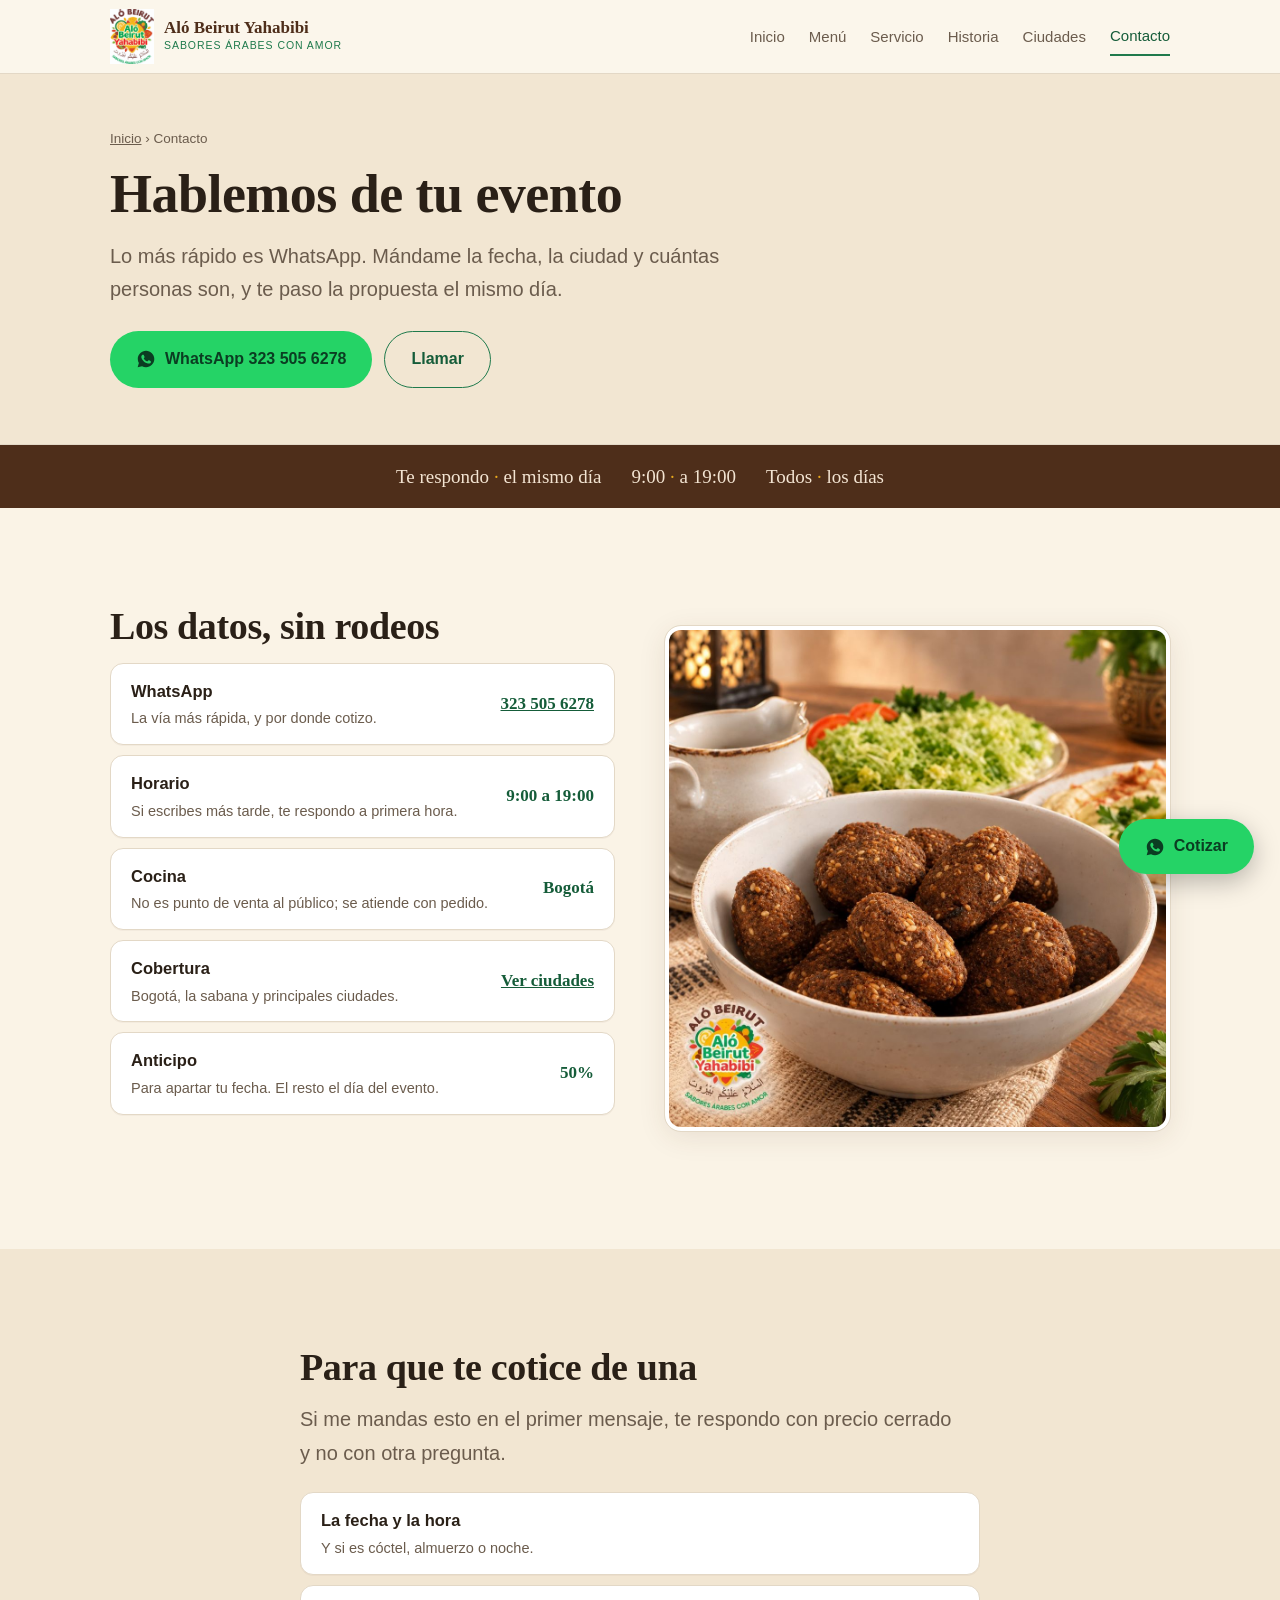
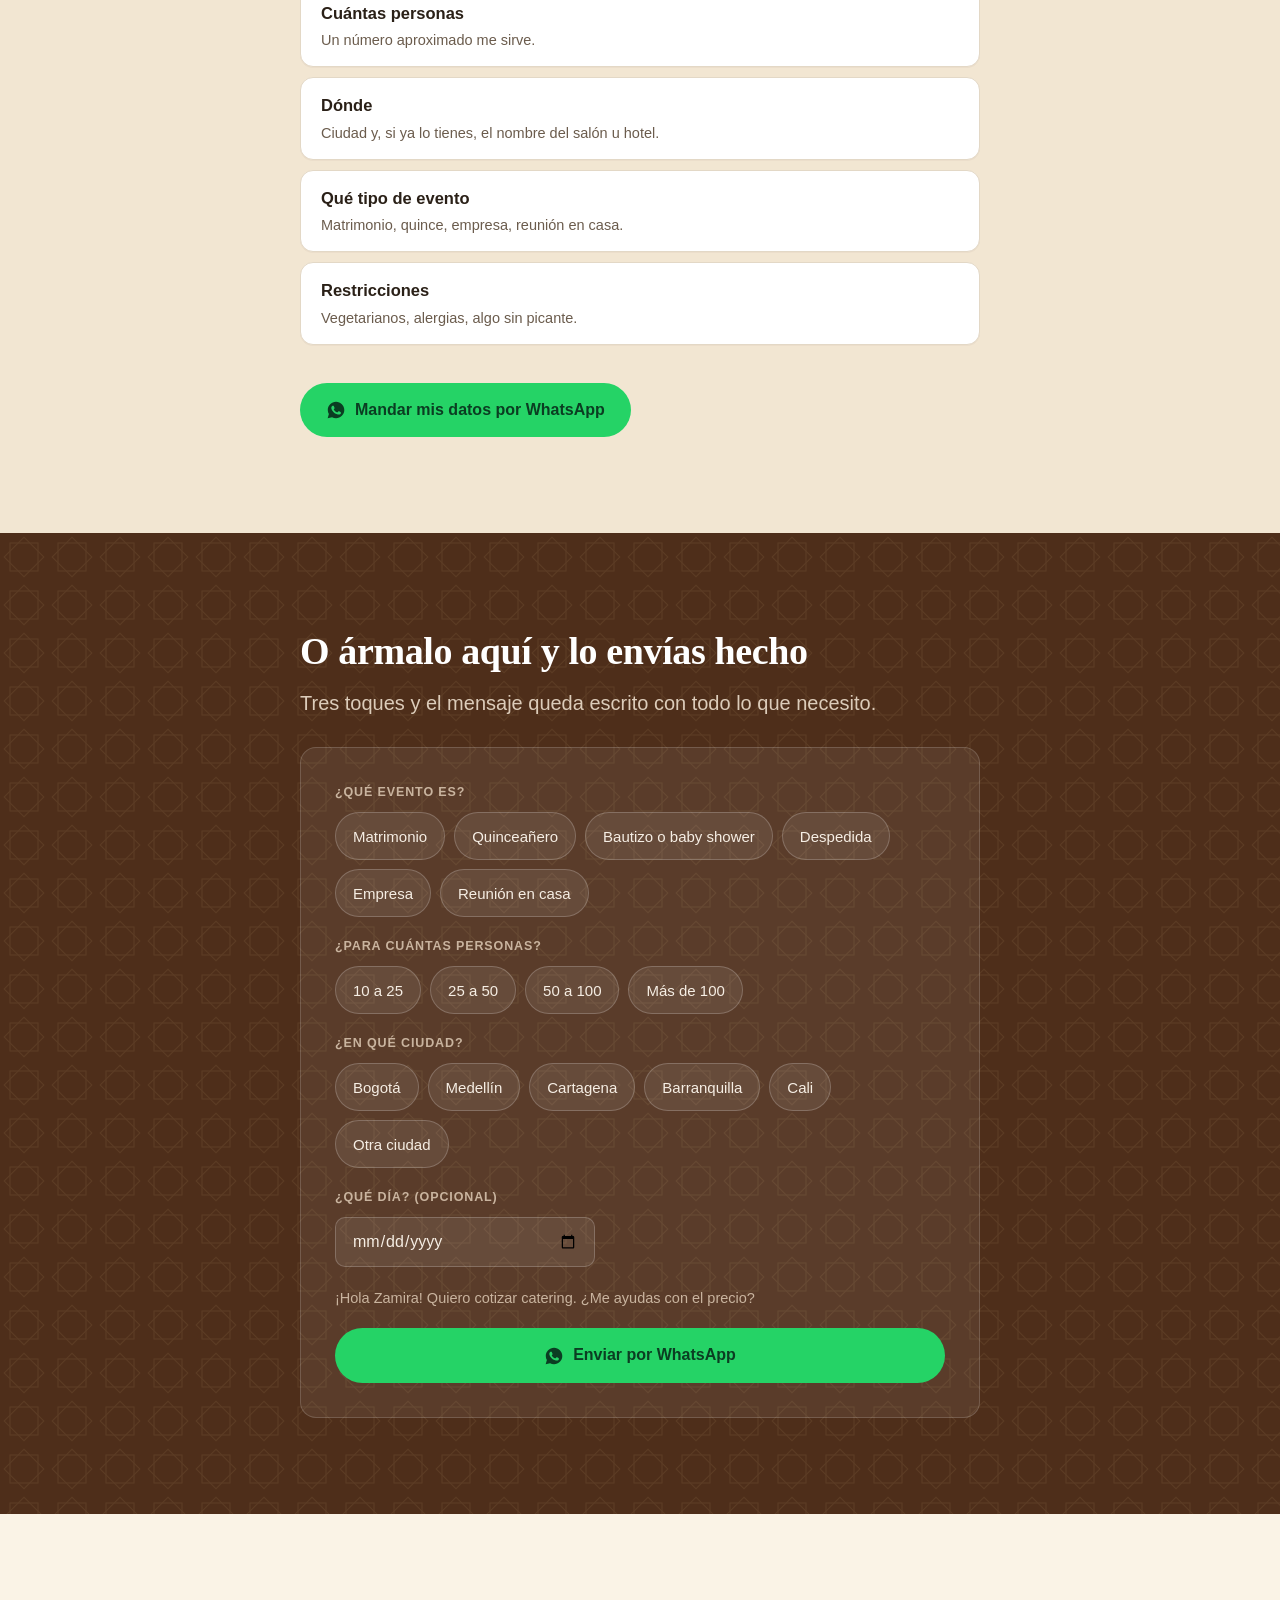
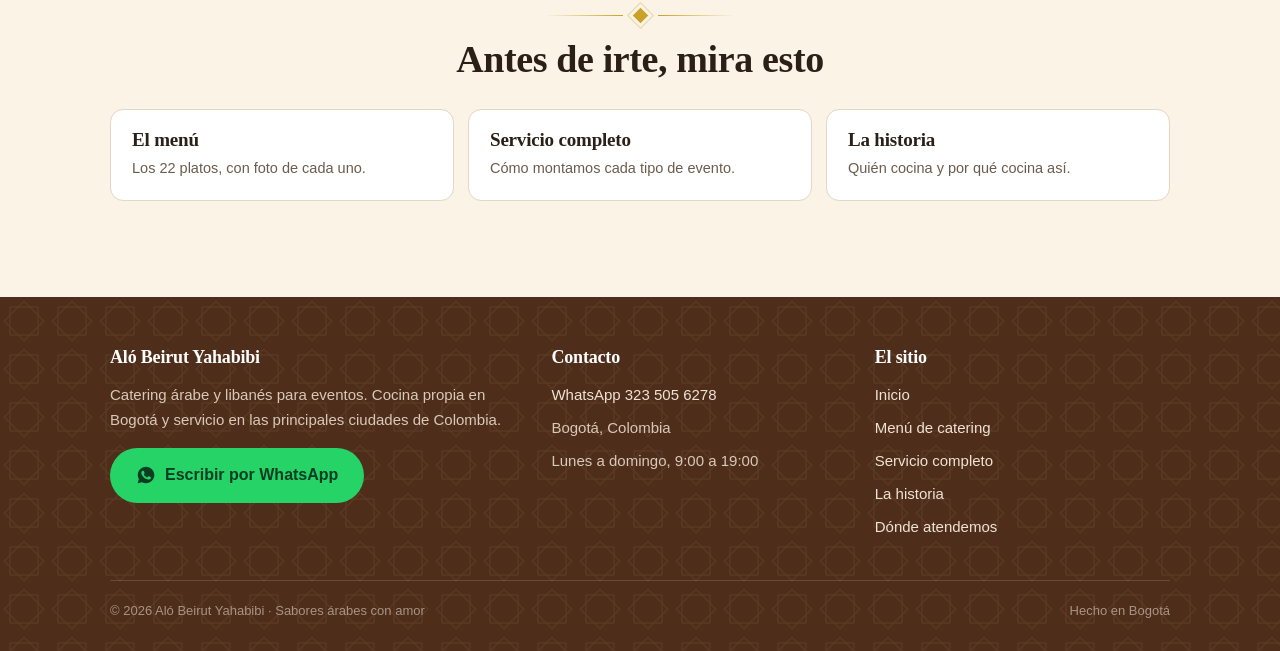
<file: contacto.html>
<!DOCTYPE html>
<html lang="es-CO">
<head>
<meta charset="utf-8">
<meta name="viewport" content="width=device-width, initial-scale=1">
<title>Contacto y cotización | Aló Beirut Yahabibi, catering árabe en Bogotá</title>
<meta name="description" content="Escríbeme por WhatsApp al 323 505 6278. Catering árabe y libanés en Bogotá y principales ciudades de Colombia. Te respondo el mismo día.">
<link rel="canonical" href="https://alobeirutyahabibi.com/contacto.html">
<meta name="robots" content="index,follow,max-image-preview:large">
<meta name="theme-color" content="#1F7A4C">
<meta property="og:type" content="website">
<meta property="og:locale" content="es_CO">
<meta property="og:site_name" content="Aló Beirut Yahabibi">
<meta property="og:title" content="Contacto y cotización | Aló Beirut Yahabibi, catering árabe en Bogotá">
<meta property="og:description" content="Escríbeme por WhatsApp al 323 505 6278. Catering árabe y libanés en Bogotá y principales ciudades de Colombia. Te respondo el mismo día.">
<meta property="og:url" content="https://alobeirutyahabibi.com/contacto.html">
<meta property="og:image" content="https://alobeirutyahabibi.com/img/mezze-arabe-hummus-tabbuleh.jpg">
<meta name="twitter:card" content="summary_large_image">
<link rel="icon" href="img/logo-alo-beirut-yahabibi.jpg">
<link rel="stylesheet" href="estilos.css">
<script type="application/ld+json">{"@context": "https://schema.org", "@type": "FoodEstablishment", "additionalType": "https://schema.org/CateringBusiness", "name": "Aló Beirut Yahabibi", "description": "Catering árabe y libanés para matrimonios, quinceañeros y eventos en Bogotá y las principales ciudades de Colombia.", "url": "https://alobeirutyahabibi.com/", "image": "https://alobeirutyahabibi.com/img/hero-catering-arabe-bogota.jpg", "logo": "https://alobeirutyahabibi.com/img/logo-alo-beirut-yahabibi.jpg", "telephone": "+57 323 505 6278", "servesCuisine": ["Árabe", "Libanesa", "Palestina", "Costeña"], "priceRange": "$$", "founder": {"@type": "Person", "name": "Zamira Eslait"}, "address": {"@type": "PostalAddress", "addressLocality": "Bogotá", "addressRegion": "Cundinamarca", "addressCountry": "CO"}, "areaServed": [{"@type": "City", "name": "Bogotá"}, {"@type": "City", "name": "Medellín"}, {"@type": "City", "name": "Cartagena"}, {"@type": "City", "name": "Barranquilla"}, {"@type": "City", "name": "Cali"}], "openingHoursSpecification": [{"@type": "OpeningHoursSpecification", "dayOfWeek": ["Monday", "Tuesday", "Wednesday", "Thursday", "Friday", "Saturday", "Sunday"], "opens": "09:00", "closes": "19:00"}]}</script>
<script type="application/ld+json">{"@context": "https://schema.org", "@type": "ContactPage", "name": "Contacto Aló Beirut Yahabibi", "mainEntity": {"@type": "Organization", "name": "Aló Beirut Yahabibi", "telephone": "+57 323 505 6278", "areaServed": "CO"}}</script>
</head>
<body>

<header class="barra">
  <div class="barra-in">
    <a class="marca" href="index.html">
      <img src="img/logo-alo-beirut-yahabibi.jpg" alt="Aló Beirut Yahabibi" width="44" height="55">
      <span><b>Aló Beirut Yahabibi</b><i>Sabores árabes con amor</i></span>
    </a>
    <nav class="nav"><a href="index.html">Inicio</a><a href="menu.html">Menú</a><a href="eventos.html">Servicio</a><a href="historia.html">Historia</a><a href="ciudades.html">Ciudades</a><a href="contacto.html" aria-current="page">Contacto</a></nav>
    <button class="rayas" id="rayas" aria-expanded="false" aria-controls="panel" aria-label="Abrir menú">
      <span></span><span></span><span></span>
    </button>
  </div>
</header>

<div class="velo" id="velo"></div>
<aside class="panel" id="panel" aria-hidden="true">
  <div class="panel-top">
    <button class="rayas" id="cerrar" aria-label="Cerrar menú"><span></span><span></span><span></span></button>
  </div>
  <nav><a href="index.html">Inicio</a><a href="menu.html">Menú de catering</a><a href="eventos.html">Servicio completo</a><a href="historia.html">La historia</a><a href="ciudades.html">Dónde atendemos</a><a href="contacto.html" aria-current="page">Contacto</a></nav>
  <a class="btn wa ancho" href="https://wa.me/573235056278" target="_blank" rel="noopener"><svg viewBox="0 0 24 24" fill="currentColor" aria-hidden="true"><path d="M12.04 2C6.58 2 2.13 6.45 2.13 11.91c0 1.75.46 3.45 1.32 4.95L2 22l5.25-1.38a9.9 9.9 0 004.79 1.22h.01c5.46 0 9.91-4.45 9.91-9.91C21.96 6.45 17.5 2 12.04 2zm5.8 14.13c-.25.69-1.44 1.32-1.99 1.37-.53.05-1.02.24-3.45-.72-2.9-1.14-4.73-4.1-4.87-4.29-.14-.19-1.16-1.54-1.16-2.94s.73-2.09 1-2.37c.26-.29.57-.36.76-.36.19 0 .38 0 .55.01.18.01.41-.07.64.49.24.57.81 1.97.88 2.11.07.14.12.31.02.5-.09.19-.14.31-.28.47-.14.17-.3.37-.42.5-.14.14-.29.29-.12.57.16.29.73 1.2 1.56 1.95 1.07.95 1.98 1.25 2.26 1.39.28.14.44.12.6-.07.17-.19.69-.81.88-1.09.19-.28.37-.23.63-.14.26.1 1.65.78 1.93.92.28.14.47.21.54.33.07.11.07.65-.18 1.34z"/></svg>Cotizar por WhatsApp</a>
  <p class="panel-tel">WhatsApp 323 505 6278<br>Lunes a domingo, 9:00 a 19:00</p>
</aside>

<main>
<header class="cabe">
  <div class="wrap">
    <p class="miga"><a href="index.html">Inicio</a> › Contacto</p>
    <h1>Hablemos de tu evento</h1>
    <p class="lead">Lo más rápido es WhatsApp. Mándame la fecha, la ciudad y cuántas
    personas son, y te paso la propuesta el mismo día.</p>
    <div class="acciones">
      <a class="btn wa" href="https://wa.me/573235056278" target="_blank" rel="noopener"><svg viewBox="0 0 24 24" fill="currentColor" aria-hidden="true"><path d="M12.04 2C6.58 2 2.13 6.45 2.13 11.91c0 1.75.46 3.45 1.32 4.95L2 22l5.25-1.38a9.9 9.9 0 004.79 1.22h.01c5.46 0 9.91-4.45 9.91-9.91C21.96 6.45 17.5 2 12.04 2zm5.8 14.13c-.25.69-1.44 1.32-1.99 1.37-.53.05-1.02.24-3.45-.72-2.9-1.14-4.73-4.1-4.87-4.29-.14-.19-1.16-1.54-1.16-2.94s.73-2.09 1-2.37c.26-.29.57-.36.76-.36.19 0 .38 0 .55.01.18.01.41-.07.64.49.24.57.81 1.97.88 2.11.07.14.12.31.02.5-.09.19-.14.31-.28.47-.14.17-.3.37-.42.5-.14.14-.29.29-.12.57.16.29.73 1.2 1.56 1.95 1.07.95 1.98 1.25 2.26 1.39.28.14.44.12.6-.07.17-.19.69-.81.88-1.09.19-.28.37-.23.63-.14.26.1 1.65.78 1.93.92.28.14.47.21.54.33.07.11.07.65-.18 1.34z"/></svg>WhatsApp 323 505 6278</a>
      <a class="btn linea" href="tel:+573235056278">Llamar</a>
    </div>
  </div>
</header>

<div class="cinta"><div><span>Te respondo <i>·</i> el mismo día</span><span>9:00 <i>·</i> a 19:00</span><span>Todos <i>·</i> los días</span></div></div>

<section>
  <div class="wrap">
    <div class="duo">
      <div>
        <h2>Los datos, sin rodeos</h2>
        <div class="carta">
          <div class="item"><div><div><b>WhatsApp</b><small>La vía más rápida, y por donde
            cotizo.</small></div></div>
            <a class="precio" href="https://wa.me/573235056278" target="_blank" rel="noopener">323 505 6278</a></div>
          <div class="item"><div><div><b>Horario</b><small>Si escribes más tarde, te
            respondo a primera hora.</small></div></div><span class="precio">9:00 a 19:00</span></div>
          <div class="item"><div><div><b>Cocina</b><small>No es punto de venta al público;
            se atiende con pedido.</small></div></div><span class="precio">Bogotá</span></div>
          <div class="item"><div><div><b>Cobertura</b><small>Bogotá, la sabana y principales
            ciudades.</small></div></div>
            <a class="precio" href="ciudades.html">Ver ciudades</a></div>
          <div class="item"><div><div><b>Anticipo</b><small>Para apartar tu fecha. El resto
            el día del evento.</small></div></div><span class="precio">50%</span></div>
        </div>
      </div>
      <img src="img/mezze-arabe-hummus-tabbuleh.jpg" loading="lazy" width="1200" height="900"
           alt="Mesa de mezze árabe con hummus, tabbuleh y pan pita">
    </div>
  </div>
</section>

<section style="background:var(--crema-2)">
  <div class="wrap estrecho">
    <h2>Para que te cotice de una</h2>
    <p class="lead">Si me mandas esto en el primer mensaje, te respondo con precio cerrado y
    no con otra pregunta.</p>
    <div class="carta" style="margin-top:22px">
      <div class="item"><div><div><b>La fecha y la hora</b><small>Y si es cóctel, almuerzo o
        noche.</small></div></div></div>
      <div class="item"><div><div><b>Cuántas personas</b><small>Un número aproximado me
        sirve.</small></div></div></div>
      <div class="item"><div><div><b>Dónde</b><small>Ciudad y, si ya lo tienes, el nombre del
        salón u hotel.</small></div></div></div>
      <div class="item"><div><div><b>Qué tipo de evento</b><small>Matrimonio, quince,
        empresa, reunión en casa.</small></div></div></div>
      <div class="item"><div><div><b>Restricciones</b><small>Vegetarianos, alergias, algo sin
        picante.</small></div></div></div>
    </div>
    <div class="acciones"><a class="btn wa" href="https://wa.me/573235056278" target="_blank" rel="noopener"><svg viewBox="0 0 24 24" fill="currentColor" aria-hidden="true"><path d="M12.04 2C6.58 2 2.13 6.45 2.13 11.91c0 1.75.46 3.45 1.32 4.95L2 22l5.25-1.38a9.9 9.9 0 004.79 1.22h.01c5.46 0 9.91-4.45 9.91-9.91C21.96 6.45 17.5 2 12.04 2zm5.8 14.13c-.25.69-1.44 1.32-1.99 1.37-.53.05-1.02.24-3.45-.72-2.9-1.14-4.73-4.1-4.87-4.29-.14-.19-1.16-1.54-1.16-2.94s.73-2.09 1-2.37c.26-.29.57-.36.76-.36.19 0 .38 0 .55.01.18.01.41-.07.64.49.24.57.81 1.97.88 2.11.07.14.12.31.02.5-.09.19-.14.31-.28.47-.14.17-.3.37-.42.5-.14.14-.29.29-.12.57.16.29.73 1.2 1.56 1.95 1.07.95 1.98 1.25 2.26 1.39.28.14.44.12.6-.07.17-.19.69-.81.88-1.09.19-.28.37-.23.63-.14.26.1 1.65.78 1.93.92.28.14.47.21.54.33.07.11.07.65-.18 1.34z"/></svg>Mandar mis datos por WhatsApp</a></div>
  </div>
</section>


<section id="cotizar" class="cot">
  <div class="wrap estrecho">
    <h2>O ármalo aquí y lo envías hecho</h2>
    <p class="lead">Tres toques y el mensaje queda escrito con todo lo que necesito.</p>
    <div class="caja-cot" id="cotizador">
      <div class="campo"><span class="et">¿Qué evento es?</span><div class="opciones" data-k="evento" role="group" aria-label="¿Qué evento es?"><button type="button" data-v="un matrimonio">Matrimonio</button><button type="button" data-v="un quinceañero">Quinceañero</button><button type="button" data-v="un bautizo o baby shower">Bautizo o baby shower</button><button type="button" data-v="una despedida de soltera">Despedida</button><button type="button" data-v="un evento de empresa">Empresa</button><button type="button" data-v="una reunión en casa">Reunión en casa</button></div></div>
      <div class="campo"><span class="et">¿Para cuántas personas?</span><div class="opciones" data-k="personas" role="group" aria-label="¿Para cuántas personas?"><button type="button" data-v="de 10 a 25 personas">10 a 25</button><button type="button" data-v="de 25 a 50 personas">25 a 50</button><button type="button" data-v="de 50 a 100 personas">50 a 100</button><button type="button" data-v="más de 100 personas">Más de 100</button></div></div>
      <div class="campo"><span class="et">¿En qué ciudad?</span><div class="opciones" data-k="ciudad" role="group" aria-label="¿En qué ciudad?"><button type="button" data-v="en Bogotá">Bogotá</button><button type="button" data-v="en Medellín">Medellín</button><button type="button" data-v="en Cartagena">Cartagena</button><button type="button" data-v="en Barranquilla">Barranquilla</button><button type="button" data-v="en Cali">Cali</button><button type="button" data-v="en otra ciudad">Otra ciudad</button></div></div>
      <div class="campo">
        <label for="fecha">¿Qué día? (opcional)</label>
        <input type="date" id="fecha">
      </div>
      <p class="vista" id="vista">Tu mensaje aparecerá aquí.</p>
      <a class="btn wa ancho" id="enviar" href="https://wa.me/573235056278" target="_blank" rel="noopener"><svg viewBox="0 0 24 24" fill="currentColor" aria-hidden="true"><path d="M12.04 2C6.58 2 2.13 6.45 2.13 11.91c0 1.75.46 3.45 1.32 4.95L2 22l5.25-1.38a9.9 9.9 0 004.79 1.22h.01c5.46 0 9.91-4.45 9.91-9.91C21.96 6.45 17.5 2 12.04 2zm5.8 14.13c-.25.69-1.44 1.32-1.99 1.37-.53.05-1.02.24-3.45-.72-2.9-1.14-4.73-4.1-4.87-4.29-.14-.19-1.16-1.54-1.16-2.94s.73-2.09 1-2.37c.26-.29.57-.36.76-.36.19 0 .38 0 .55.01.18.01.41-.07.64.49.24.57.81 1.97.88 2.11.07.14.12.31.02.5-.09.19-.14.31-.28.47-.14.17-.3.37-.42.5-.14.14-.29.29-.12.57.16.29.73 1.2 1.56 1.95 1.07.95 1.98 1.25 2.26 1.39.28.14.44.12.6-.07.17-.19.69-.81.88-1.09.19-.28.37-.23.63-.14.26.1 1.65.78 1.93.92.28.14.47.21.54.33.07.11.07.65-.18 1.34z"/></svg>Enviar por WhatsApp</a>
    </div>
  </div>
</section>


<section>
  <div class="wrap">
    <div class="centro"><div class="orn"><span></span></div><h2>Antes de irte, mira esto</h2></div>
    <div class="fichas tres" style="margin-top:28px">
      <a href="menu.html"><h3>El menú</h3><p>Los 22 platos, con foto de cada uno.</p></a>
      <a href="eventos.html"><h3>Servicio completo</h3><p>Cómo montamos cada tipo de evento.</p></a>
      <a href="historia.html"><h3>La historia</h3><p>Quién cocina y por qué cocina así.</p></a>
    </div>
  </div>
</section>
</main>

<footer>
  <div class="wrap">
    <div class="pie-g">
      <div>
        <h3>Aló Beirut Yahabibi</h3>
        <p>Catering árabe y libanés para eventos. Cocina propia en Bogotá y servicio en las
        principales ciudades de Colombia.</p>
        <a class="btn wa" href="https://wa.me/573235056278" target="_blank" rel="noopener"><svg viewBox="0 0 24 24" fill="currentColor" aria-hidden="true"><path d="M12.04 2C6.58 2 2.13 6.45 2.13 11.91c0 1.75.46 3.45 1.32 4.95L2 22l5.25-1.38a9.9 9.9 0 004.79 1.22h.01c5.46 0 9.91-4.45 9.91-9.91C21.96 6.45 17.5 2 12.04 2zm5.8 14.13c-.25.69-1.44 1.32-1.99 1.37-.53.05-1.02.24-3.45-.72-2.9-1.14-4.73-4.1-4.87-4.29-.14-.19-1.16-1.54-1.16-2.94s.73-2.09 1-2.37c.26-.29.57-.36.76-.36.19 0 .38 0 .55.01.18.01.41-.07.64.49.24.57.81 1.97.88 2.11.07.14.12.31.02.5-.09.19-.14.31-.28.47-.14.17-.3.37-.42.5-.14.14-.29.29-.12.57.16.29.73 1.2 1.56 1.95 1.07.95 1.98 1.25 2.26 1.39.28.14.44.12.6-.07.17-.19.69-.81.88-1.09.19-.28.37-.23.63-.14.26.1 1.65.78 1.93.92.28.14.47.21.54.33.07.11.07.65-.18 1.34z"/></svg>Escribir por WhatsApp</a>
      </div>
      <div>
        <h3>Contacto</h3>
        <ul>
          <li><a href="https://wa.me/573235056278" target="_blank" rel="noopener">WhatsApp 323 505 6278</a></li>
          <li>Bogotá, Colombia</li>
          <li>Lunes a domingo, 9:00 a 19:00</li>
        </ul>
      </div>
      <div>
        <h3>El sitio</h3>
        <ul><li><a href="index.html">Inicio</a></li><li><a href="menu.html">Menú de catering</a></li><li><a href="eventos.html">Servicio completo</a></li><li><a href="historia.html">La historia</a></li><li><a href="ciudades.html">Dónde atendemos</a></li></ul>
      </div>
    </div>
    <div class="legal">
      <span>&copy; 2026 Aló Beirut Yahabibi · Sabores árabes con amor</span>
      <span>Hecho en Bogotá</span>
    </div>
  </div>
</footer>

<a class="btn wa flota" href="https://wa.me/573235056278" target="_blank" rel="noopener"><svg viewBox="0 0 24 24" fill="currentColor" aria-hidden="true"><path d="M12.04 2C6.58 2 2.13 6.45 2.13 11.91c0 1.75.46 3.45 1.32 4.95L2 22l5.25-1.38a9.9 9.9 0 004.79 1.22h.01c5.46 0 9.91-4.45 9.91-9.91C21.96 6.45 17.5 2 12.04 2zm5.8 14.13c-.25.69-1.44 1.32-1.99 1.37-.53.05-1.02.24-3.45-.72-2.9-1.14-4.73-4.1-4.87-4.29-.14-.19-1.16-1.54-1.16-2.94s.73-2.09 1-2.37c.26-.29.57-.36.76-.36.19 0 .38 0 .55.01.18.01.41-.07.64.49.24.57.81 1.97.88 2.11.07.14.12.31.02.5-.09.19-.14.31-.28.47-.14.17-.3.37-.42.5-.14.14-.29.29-.12.57.16.29.73 1.2 1.56 1.95 1.07.95 1.98 1.25 2.26 1.39.28.14.44.12.6-.07.17-.19.69-.81.88-1.09.19-.28.37-.23.63-.14.26.1 1.65.78 1.93.92.28.14.47.21.54.33.07.11.07.65-.18 1.34z"/></svg>Cotizar</a>

<script>
/* menú de tres rayas: panel lateral, se cierra con Escape, con el velo y
   al tocar cualquier enlace. El foco vuelve al botón al cerrar. */
(function(){
  var b=document.getElementById('rayas'), p=document.getElementById('panel'),
      v=document.getElementById('velo'), c=document.getElementById('cerrar');
  function abrir(si){
    b.setAttribute('aria-expanded', si);
    p.classList.toggle('abierto', si);
    v.classList.toggle('abierto', si);
    p.setAttribute('aria-hidden', !si);
    document.body.classList.toggle('sin-scroll', si);
    if(!si) b.focus();
  }
  b.addEventListener('click', function(){ abrir(b.getAttribute('aria-expanded')!=='true'); });
  c.addEventListener('click', function(){ abrir(false); });
  v.addEventListener('click', function(){ abrir(false); });
  p.querySelectorAll('a').forEach(function(a){ a.addEventListener('click', function(){ abrir(false); }); });
  document.addEventListener('keydown', function(e){ if(e.key==='Escape') abrir(false); });
})();
</script>

<script>
/* LUPA · toca una foto y se abre en grande con su descripción.

   No hay que marcar nada en el HTML: el script recorre las fotos de
   platos, de la carta y de las galerías, y saca el título y el texto
   de lo que ya está escrito al lado de cada una. Así no hay dos
   fuentes de verdad que se puedan desincronizar. */
(function(){
  var fotos = [].slice.call(document.querySelectorAll(
    '.plato img, .item img, .galeria img'));
  if(!fotos.length) return;

  /* de dónde sale el texto de cada foto, según dónde viva */
  function datos(img){
    var p;
    if((p = img.closest('.plato')))
      return {t:(p.querySelector('h3')||{}).textContent || img.alt,
              d:(p.querySelector('p')||{}).textContent || ''};
    if((p = img.closest('.item')))
      return {t:(p.querySelector('b')||{}).textContent || img.alt,
              d:(p.querySelector('small')||{}).textContent || ''};
    if((p = img.closest('figure')))
      return {t:(p.querySelector('figcaption')||{}).textContent || img.alt,
              d:img.alt};
    return {t:img.alt, d:''};
  }

  var caja = document.createElement('div');
  caja.className = 'lupa';
  caja.setAttribute('aria-hidden','true');
  caja.setAttribute('role','dialog');
  caja.setAttribute('aria-modal','true');
  caja.innerHTML =
    '<button class="lupa-x" aria-label="Cerrar">&times;</button>' +
    '<button class="lupa-n lupa-ant" aria-label="Foto anterior">&#8249;</button>' +
    '<button class="lupa-n lupa-sig" aria-label="Foto siguiente">&#8250;</button>' +
    '<figure><img alt=""><figcaption><b></b><span></span></figcaption></figure>' +
    '<p class="lupa-cuenta"></p>';
  document.body.appendChild(caja);

  var gran = caja.querySelector('img'),
      tit  = caja.querySelector('b'),
      des  = caja.querySelector('span'),
      cnt  = caja.querySelector('.lupa-cuenta'),
      i    = 0, antes = null;

  function pintar(n){
    i = (n + fotos.length) % fotos.length;
    var f = fotos[i], d = datos(f);
    gran.src = f.currentSrc || f.src;
    gran.alt = f.alt;
    tit.textContent = d.t;
    des.textContent = d.d;
    cnt.textContent = (i+1) + ' de ' + fotos.length + ' · usa las flechas del teclado';
  }
  function abrir(n){
    antes = document.activeElement;
    pintar(n);
    caja.classList.add('abierta');
    caja.setAttribute('aria-hidden','false');
    document.body.classList.add('sin-scroll');
    caja.querySelector('.lupa-x').focus();
  }
  function cerrar(){
    caja.classList.remove('abierta');
    caja.setAttribute('aria-hidden','true');
    document.body.classList.remove('sin-scroll');
    if(antes && antes.focus) antes.focus();
  }

  fotos.forEach(function(f, n){
    f.setAttribute('data-lupa','');
    /* que también se pueda con teclado, no solo con el dedo */
    f.setAttribute('tabindex','0');
    f.setAttribute('role','button');
    f.setAttribute('aria-label','Ver "' + (f.alt || 'la foto') + '" en grande');
    f.addEventListener('click', function(){ abrir(n); });
    f.addEventListener('keydown', function(e){
      if(e.key === 'Enter' || e.key === ' '){ e.preventDefault(); abrir(n); }
    });
  });

  caja.querySelector('.lupa-x').addEventListener('click', cerrar);
  caja.querySelector('.lupa-ant').addEventListener('click', function(){ pintar(i-1); });
  caja.querySelector('.lupa-sig').addEventListener('click', function(){ pintar(i+1); });
  /* tocar el fondo cierra; tocar la foto o el texto, no */
  caja.addEventListener('click', function(e){ if(e.target === caja) cerrar(); });
  document.addEventListener('keydown', function(e){
    if(!caja.classList.contains('abierta')) return;
    if(e.key === 'Escape')     cerrar();
    if(e.key === 'ArrowLeft')  pintar(i-1);
    if(e.key === 'ArrowRight') pintar(i+1);
  });

  /* deslizar con el dedo, que en celular es lo natural */
  var x0 = null;
  caja.addEventListener('touchstart', function(e){ x0 = e.touches[0].clientX; }, {passive:true});
  caja.addEventListener('touchend', function(e){
    if(x0 === null) return;
    var dx = e.changedTouches[0].clientX - x0;
    if(Math.abs(dx) > 55) pintar(dx < 0 ? i+1 : i-1);
    x0 = null;
  }, {passive:true});
})();
</script>

</body>
</html>

<script>
/* El cotizador no manda nada a ningún servidor: arma un texto y lo abre en
   WhatsApp. Para una cocina de tres personas sin CRM, el chat ES el CRM, y
   así el sitio sigue siendo estático y gratis de alojar. */
(function(){
  var TEL='573235056278', el={evento:'',personas:'',ciudad:''};
  var caja=document.getElementById('cotizador'); if(!caja) return;
  caja.querySelectorAll('.opciones').forEach(function(g){
    var k=g.dataset.k;
    g.addEventListener('click', function(e){
      var b=e.target.closest('button'); if(!b) return;
      var ya=b.getAttribute('aria-pressed')==='true';
      g.querySelectorAll('button').forEach(function(o){o.setAttribute('aria-pressed','false');});
      b.setAttribute('aria-pressed', ya?'false':'true');
      el[k]= ya?'':b.dataset.v; pintar();
    });
  });
  var f=document.getElementById('fecha'); if(f) f.addEventListener('change', pintar);
  function pintar(){
    var d=f?f.value:'', t='¡Hola Zamira! Quiero cotizar catering';
    if(el.evento)   t+=' para '+el.evento;
    if(el.personas) t+=', '+el.personas;
    if(el.ciudad)   t+=', '+el.ciudad;
    if(d){ var p=d.split('-'); t+=', el '+p[2]+'/'+p[1]+'/'+p[0]; }
    t+='. ¿Me ayudas con el precio?';
    document.getElementById('vista').textContent=t;
    document.getElementById('enviar').href='https://wa.me/'+TEL+'?text='+encodeURIComponent(t);
  }
  pintar();
})();
</script>
</file>
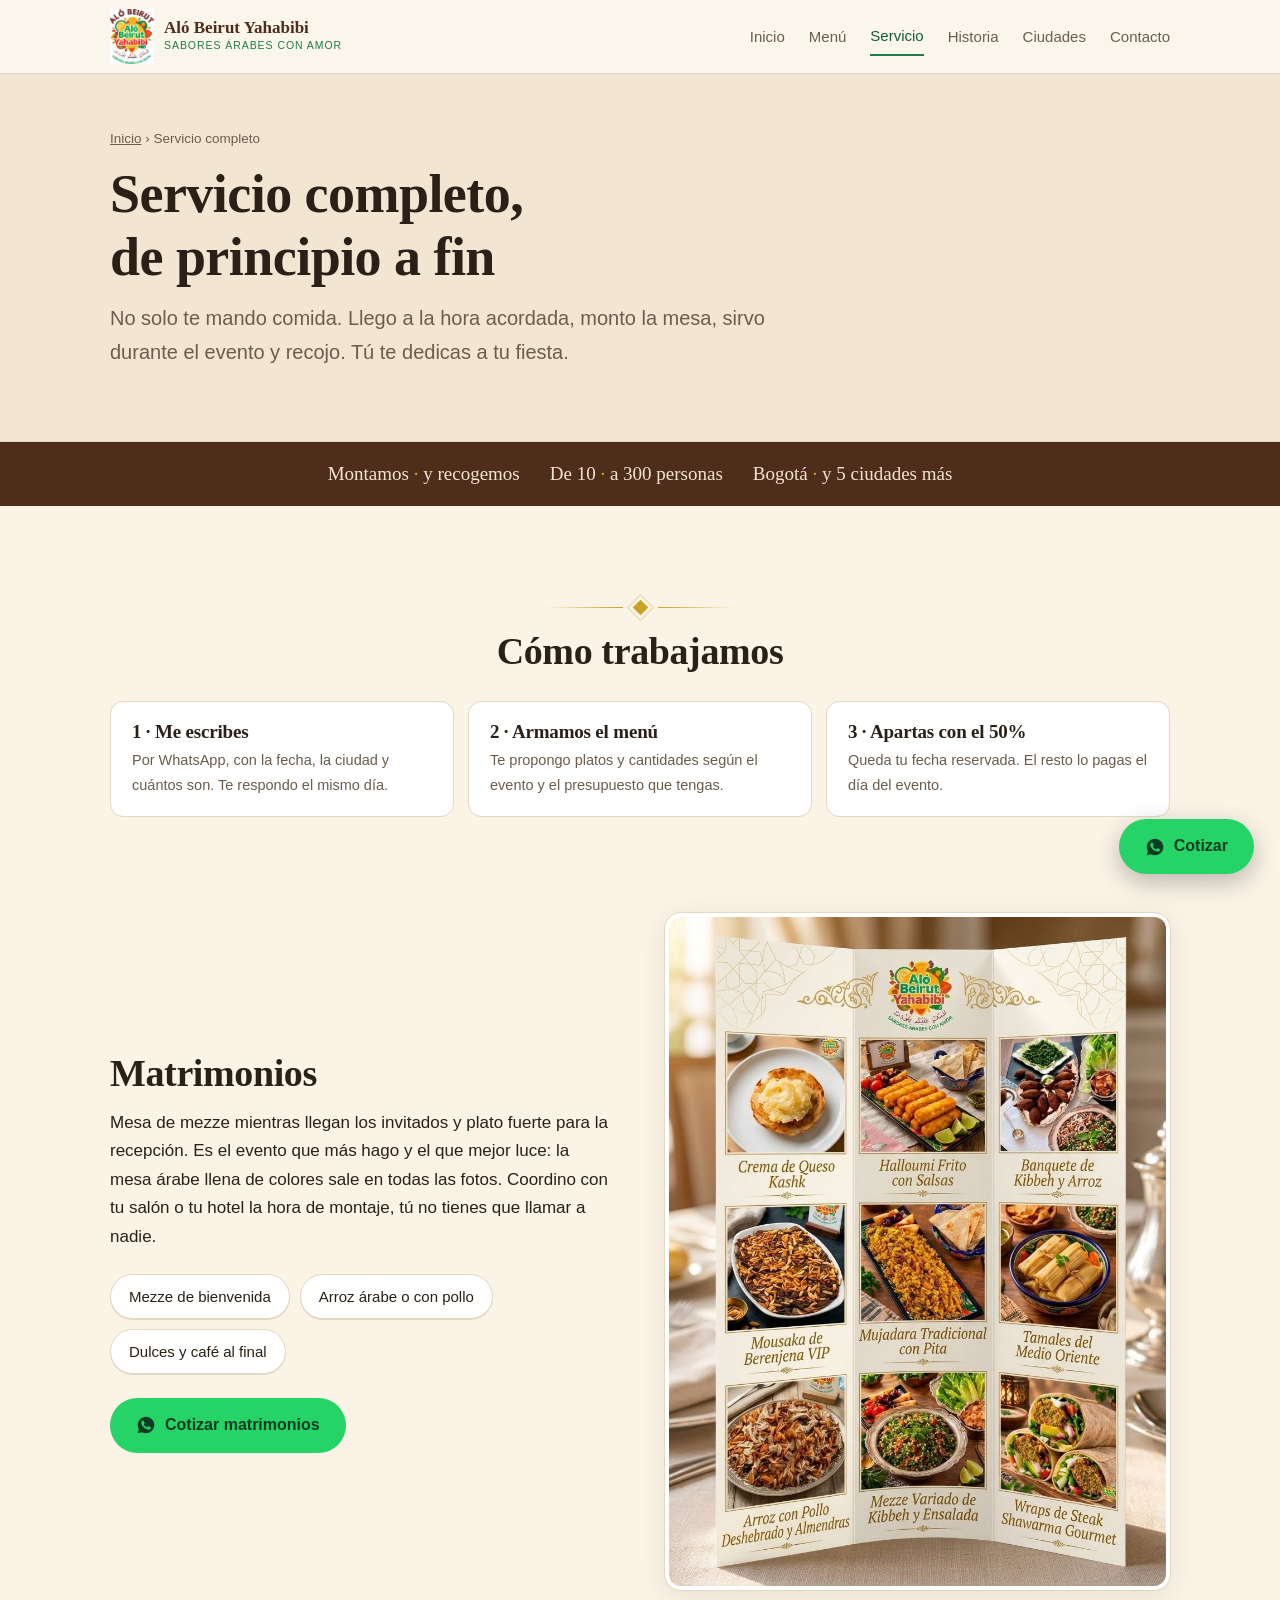
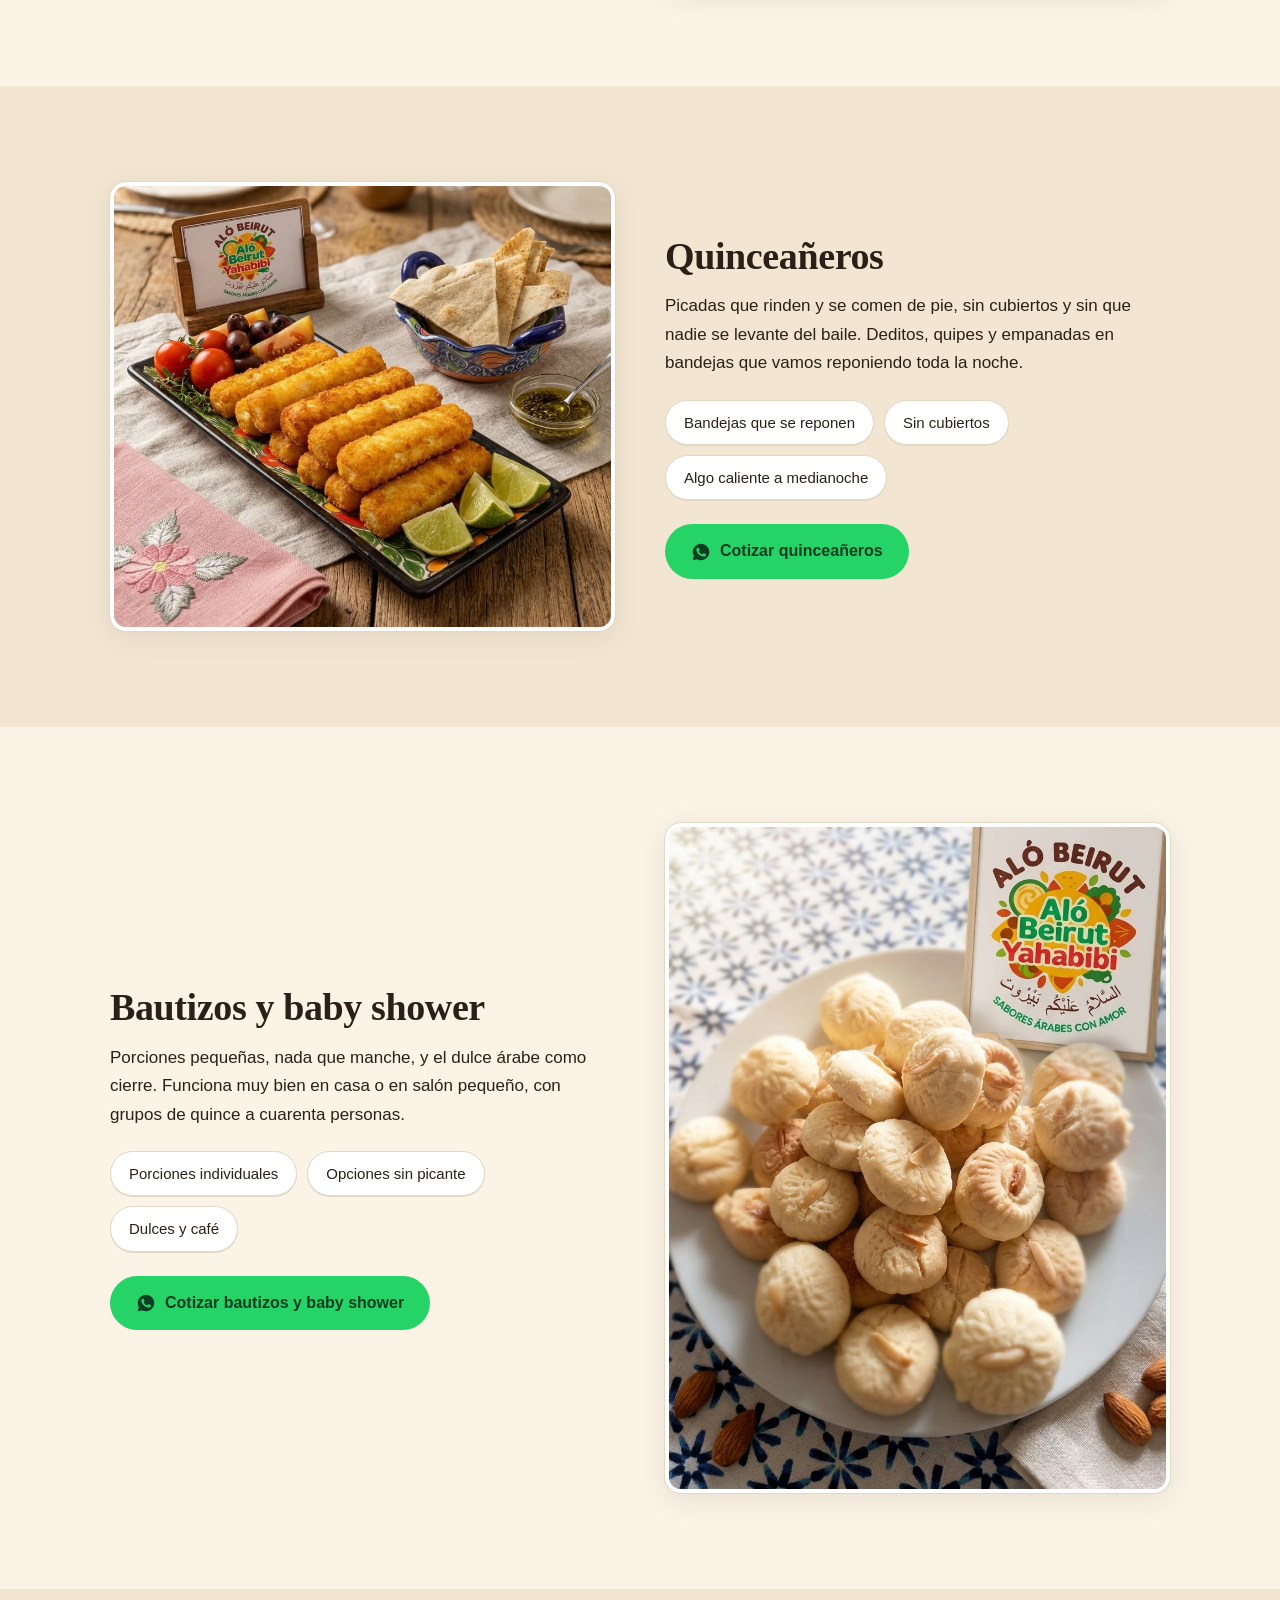
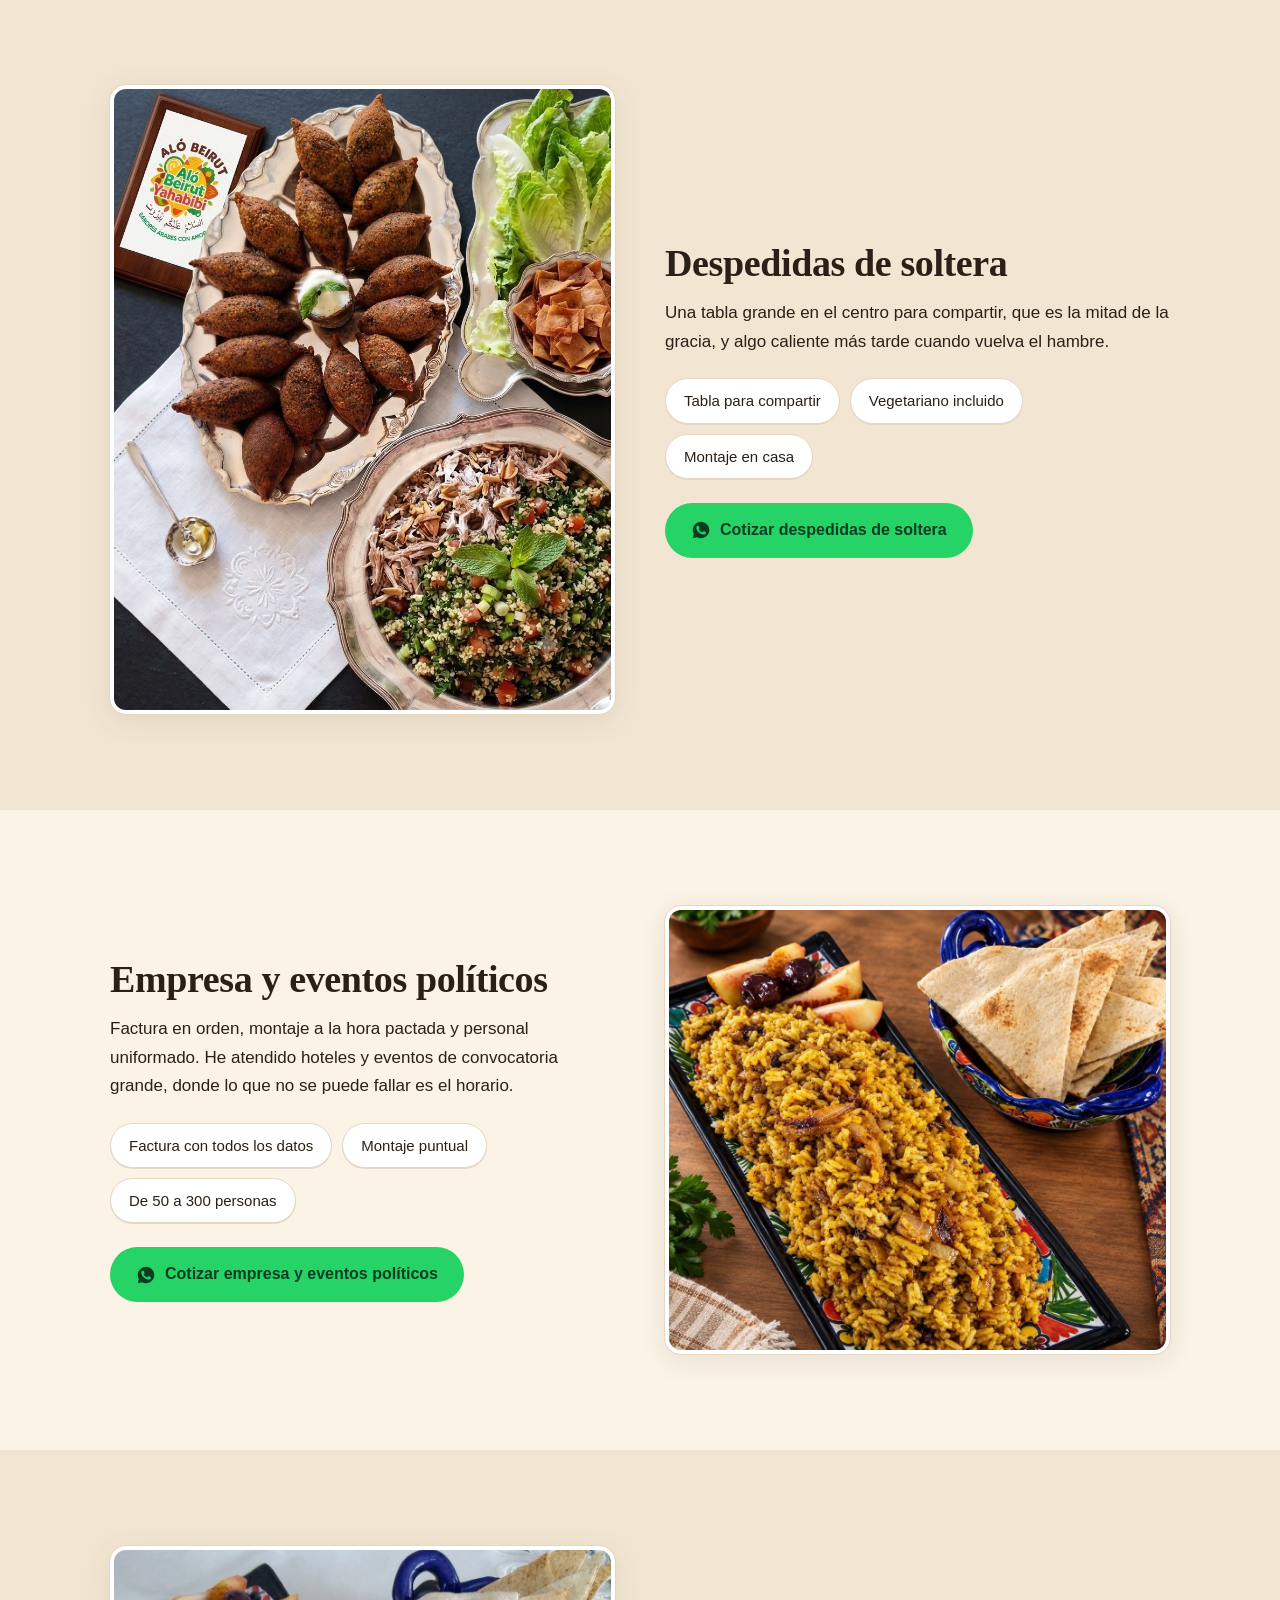
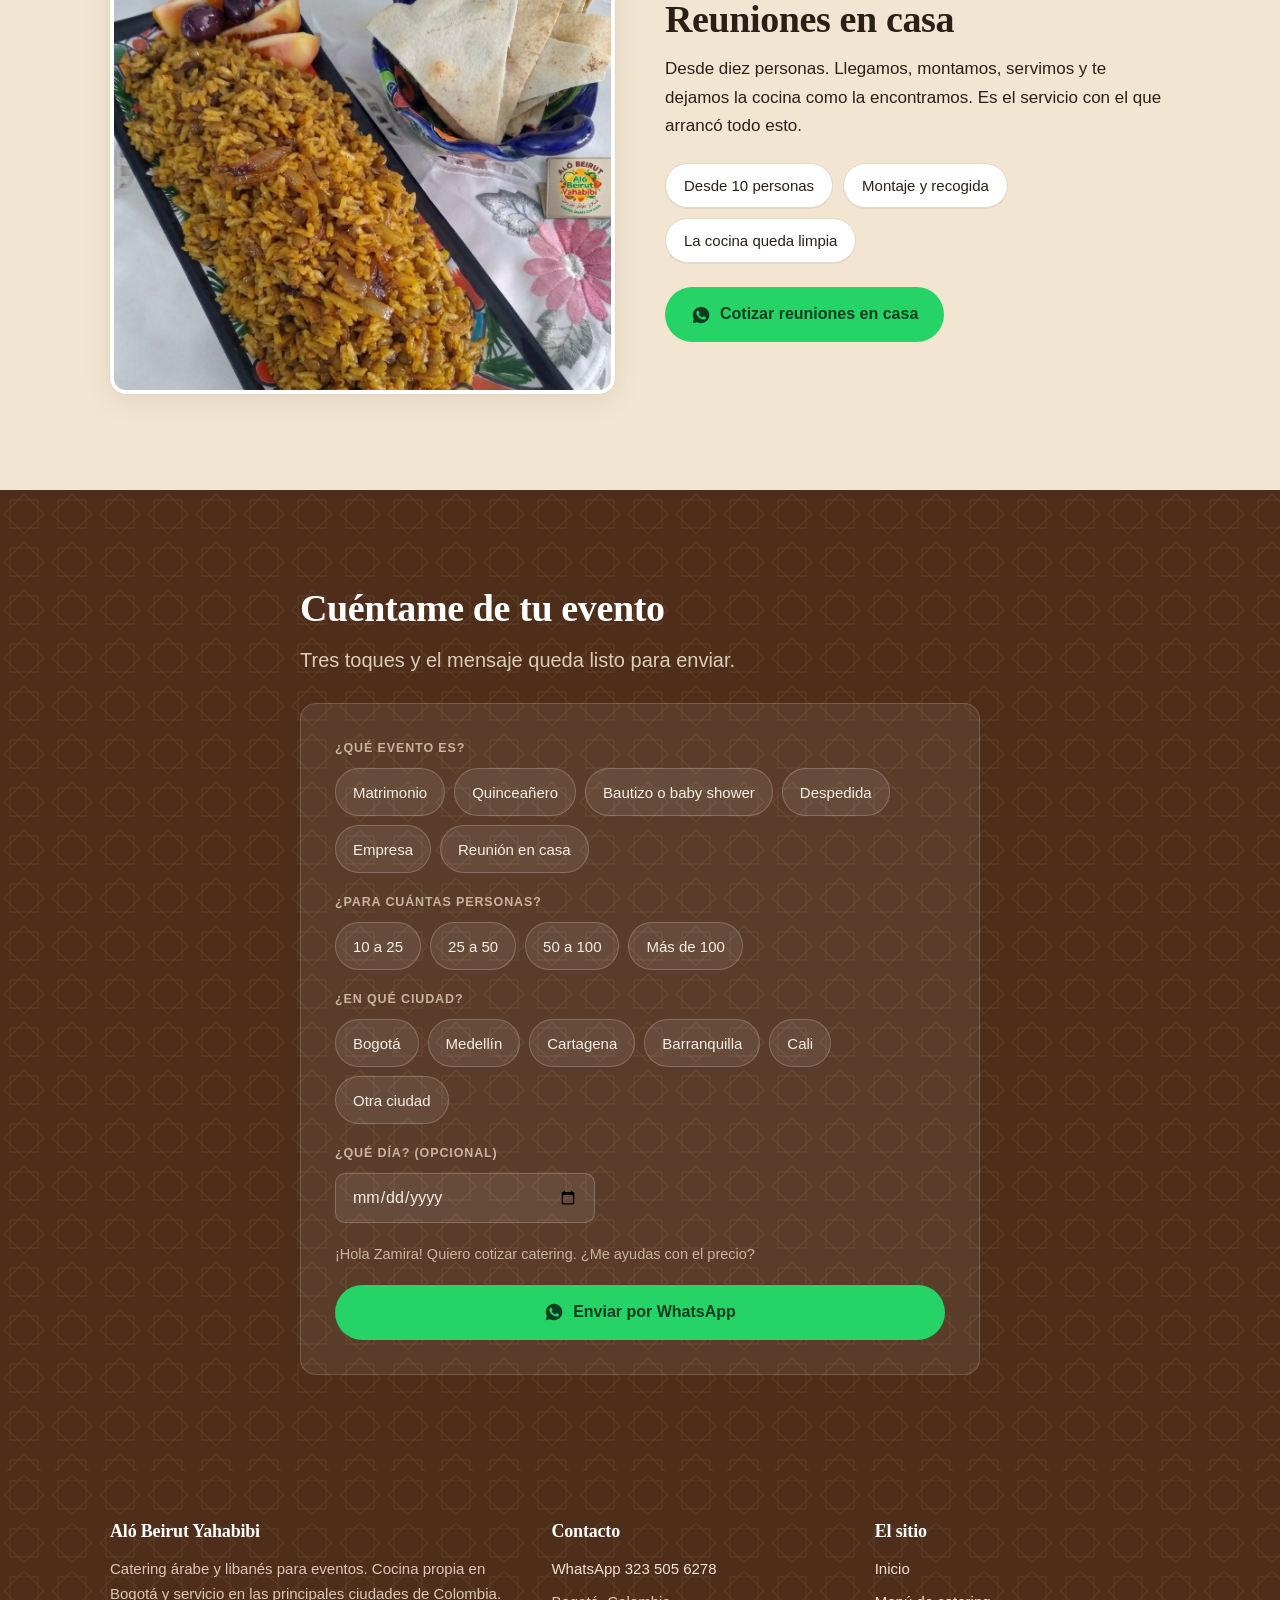
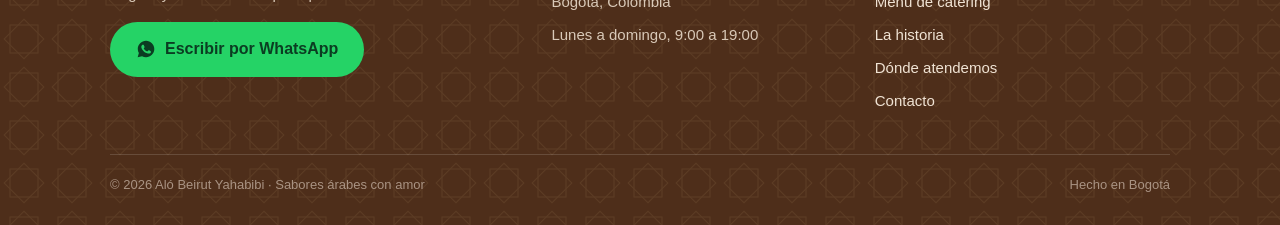
<file: eventos.html>
<!DOCTYPE html>
<html lang="es-CO">
<head>
<meta charset="utf-8">
<meta name="viewport" content="width=device-width, initial-scale=1">
<title>Catering para matrimonios, quinceañeros y eventos de empresa | Aló Beirut Yahabibi</title>
<meta name="description" content="Servicio completo de catering árabe: matrimonios, quinceañeros, bautizos, baby shower, despedidas, eventos de empresa y reuniones en casa. De 10 a 300 personas en Bogotá y Colombia.">
<link rel="canonical" href="https://alobeirutyahabibi.com/eventos.html">
<meta name="robots" content="index,follow,max-image-preview:large">
<meta name="theme-color" content="#1F7A4C">
<meta property="og:type" content="website">
<meta property="og:locale" content="es_CO">
<meta property="og:site_name" content="Aló Beirut Yahabibi">
<meta property="og:title" content="Catering para matrimonios, quinceañeros y eventos de empresa | Aló Beirut Yahabibi">
<meta property="og:description" content="Servicio completo de catering árabe: matrimonios, quinceañeros, bautizos, baby shower, despedidas, eventos de empresa y reuniones en casa. De 10 a 300 personas en Bogotá y Colombia.">
<meta property="og:url" content="https://alobeirutyahabibi.com/eventos.html">
<meta property="og:image" content="https://alobeirutyahabibi.com/img/mesa-catering-arabe-evento.jpg">
<meta name="twitter:card" content="summary_large_image">
<link rel="icon" href="img/logo-alo-beirut-yahabibi.jpg">
<link rel="stylesheet" href="estilos.css">
<script type="application/ld+json">{"@context": "https://schema.org", "@type": "FoodEstablishment", "additionalType": "https://schema.org/CateringBusiness", "name": "Aló Beirut Yahabibi", "description": "Catering árabe y libanés para matrimonios, quinceañeros y eventos en Bogotá y las principales ciudades de Colombia.", "url": "https://alobeirutyahabibi.com/", "image": "https://alobeirutyahabibi.com/img/hero-catering-arabe-bogota.jpg", "logo": "https://alobeirutyahabibi.com/img/logo-alo-beirut-yahabibi.jpg", "telephone": "+57 323 505 6278", "servesCuisine": ["Árabe", "Libanesa", "Palestina", "Costeña"], "priceRange": "$$", "founder": {"@type": "Person", "name": "Zamira Eslait"}, "address": {"@type": "PostalAddress", "addressLocality": "Bogotá", "addressRegion": "Cundinamarca", "addressCountry": "CO"}, "areaServed": [{"@type": "City", "name": "Bogotá"}, {"@type": "City", "name": "Medellín"}, {"@type": "City", "name": "Cartagena"}, {"@type": "City", "name": "Barranquilla"}, {"@type": "City", "name": "Cali"}], "openingHoursSpecification": [{"@type": "OpeningHoursSpecification", "dayOfWeek": ["Monday", "Tuesday", "Wednesday", "Thursday", "Friday", "Saturday", "Sunday"], "opens": "09:00", "closes": "19:00"}]}</script>
</head>
<body>

<header class="barra">
  <div class="barra-in">
    <a class="marca" href="index.html">
      <img src="img/logo-alo-beirut-yahabibi.jpg" alt="Aló Beirut Yahabibi" width="44" height="55">
      <span><b>Aló Beirut Yahabibi</b><i>Sabores árabes con amor</i></span>
    </a>
    <nav class="nav"><a href="index.html">Inicio</a><a href="menu.html">Menú</a><a href="eventos.html" aria-current="page">Servicio</a><a href="historia.html">Historia</a><a href="ciudades.html">Ciudades</a><a href="contacto.html">Contacto</a></nav>
    <button class="rayas" id="rayas" aria-expanded="false" aria-controls="panel" aria-label="Abrir menú">
      <span></span><span></span><span></span>
    </button>
  </div>
</header>

<div class="velo" id="velo"></div>
<aside class="panel" id="panel" aria-hidden="true">
  <div class="panel-top">
    <button class="rayas" id="cerrar" aria-label="Cerrar menú"><span></span><span></span><span></span></button>
  </div>
  <nav><a href="index.html">Inicio</a><a href="menu.html">Menú de catering</a><a href="eventos.html" aria-current="page">Servicio completo</a><a href="historia.html">La historia</a><a href="ciudades.html">Dónde atendemos</a><a href="contacto.html">Contacto</a></nav>
  <a class="btn wa ancho" href="https://wa.me/573235056278" target="_blank" rel="noopener"><svg viewBox="0 0 24 24" fill="currentColor" aria-hidden="true"><path d="M12.04 2C6.58 2 2.13 6.45 2.13 11.91c0 1.75.46 3.45 1.32 4.95L2 22l5.25-1.38a9.9 9.9 0 004.79 1.22h.01c5.46 0 9.91-4.45 9.91-9.91C21.96 6.45 17.5 2 12.04 2zm5.8 14.13c-.25.69-1.44 1.32-1.99 1.37-.53.05-1.02.24-3.45-.72-2.9-1.14-4.73-4.1-4.87-4.29-.14-.19-1.16-1.54-1.16-2.94s.73-2.09 1-2.37c.26-.29.57-.36.76-.36.19 0 .38 0 .55.01.18.01.41-.07.64.49.24.57.81 1.97.88 2.11.07.14.12.31.02.5-.09.19-.14.31-.28.47-.14.17-.3.37-.42.5-.14.14-.29.29-.12.57.16.29.73 1.2 1.56 1.95 1.07.95 1.98 1.25 2.26 1.39.28.14.44.12.6-.07.17-.19.69-.81.88-1.09.19-.28.37-.23.63-.14.26.1 1.65.78 1.93.92.28.14.47.21.54.33.07.11.07.65-.18 1.34z"/></svg>Cotizar por WhatsApp</a>
  <p class="panel-tel">WhatsApp 323 505 6278<br>Lunes a domingo, 9:00 a 19:00</p>
</aside>

<main>
<header class="cabe">
  <div class="wrap">
    <p class="miga"><a href="index.html">Inicio</a> › Servicio completo</p>
    <h1>Servicio completo,<br>de principio a fin</h1>
    <p class="lead">No solo te mando comida. Llego a la hora acordada, monto la mesa, sirvo
    durante el evento y recojo. Tú te dedicas a tu fiesta.</p>
  </div>
</header>

<div class="cinta"><div><span>Montamos <i>·</i> y recogemos</span><span>De 10 <i>·</i> a 300 personas</span><span>Bogotá <i>·</i> y 5 ciudades más</span></div></div>

<section style="padding-bottom:0">
  <div class="wrap centro">
    <div class="orn"><span></span></div>
    <h2>Cómo trabajamos</h2>
  </div>
  <div class="wrap">
    <div class="fichas tres" style="margin-top:28px">
      <a href="#cotizar"><h3>1 · Me escribes</h3>
        <p>Por WhatsApp, con la fecha, la ciudad y cuántos son. Te respondo el mismo día.</p></a>
      <a href="menu.html"><h3>2 · Armamos el menú</h3>
        <p>Te propongo platos y cantidades según el evento y el presupuesto que tengas.</p></a>
      <a href="ciudades.html"><h3>3 · Apartas con el 50%</h3>
        <p>Queda tu fecha reservada. El resto lo pagas el día del evento.</p></a>
    </div>
  </div>
</section>

<section id="matrimonios">
  <div class="wrap">
    <div class="duo">
      <div>
        <h2>Matrimonios</h2>
        <p>Mesa de mezze mientras llegan los invitados y plato fuerte para la recepción. Es el evento que más hago y el que mejor luce: la mesa árabe llena de colores sale en todas las fotos. Coordino con tu salón o tu hotel la hora de montaje, tú no tienes que llamar a nadie.</p>
        <div class="pastillas"><span>Mezze de bienvenida</span><span>Arroz árabe o con pollo</span><span>Dulces y café al final</span></div>
        <div class="acciones"><a class="btn wa" href="https://wa.me/573235056278?text=¡Hola%20Zamira!%20Quiero%20cotizar%20catering%20para%20matrimonios.%20¿Me%20ayudas%20con%20el%20precio?" target="_blank" rel="noopener"><svg viewBox="0 0 24 24" fill="currentColor" aria-hidden="true"><path d="M12.04 2C6.58 2 2.13 6.45 2.13 11.91c0 1.75.46 3.45 1.32 4.95L2 22l5.25-1.38a9.9 9.9 0 004.79 1.22h.01c5.46 0 9.91-4.45 9.91-9.91C21.96 6.45 17.5 2 12.04 2zm5.8 14.13c-.25.69-1.44 1.32-1.99 1.37-.53.05-1.02.24-3.45-.72-2.9-1.14-4.73-4.1-4.87-4.29-.14-.19-1.16-1.54-1.16-2.94s.73-2.09 1-2.37c.26-.29.57-.36.76-.36.19 0 .38 0 .55.01.18.01.41-.07.64.49.24.57.81 1.97.88 2.11.07.14.12.31.02.5-.09.19-.14.31-.28.47-.14.17-.3.37-.42.5-.14.14-.29.29-.12.57.16.29.73 1.2 1.56 1.95 1.07.95 1.98 1.25 2.26 1.39.28.14.44.12.6-.07.17-.19.69-.81.88-1.09.19-.28.37-.23.63-.14.26.1 1.65.78 1.93.92.28.14.47.21.54.33.07.11.07.65-.18 1.34z"/></svg>Cotizar matrimonios</a></div>
      </div>
      <img src="img/arroz-con-pollo-almendras.jpg" alt="Arroz con pollo y almendras servido para un matrimonio" loading="lazy" width="1200" height="900">
    </div>
  </div>
</section>
<section id="quinces" style="background:var(--crema-2)">
  <div class="wrap">
    <div class="duo">
      <div>
        <h2>Quinceañeros</h2>
        <p>Picadas que rinden y se comen de pie, sin cubiertos y sin que nadie se levante del baile. Deditos, quipes y empanadas en bandejas que vamos reponiendo toda la noche.</p>
        <div class="pastillas"><span>Bandejas que se reponen</span><span>Sin cubiertos</span><span>Algo caliente a medianoche</span></div>
        <div class="acciones"><a class="btn wa" href="https://wa.me/573235056278?text=¡Hola%20Zamira!%20Quiero%20cotizar%20catering%20para%20quinceañeros.%20¿Me%20ayudas%20con%20el%20precio?" target="_blank" rel="noopener"><svg viewBox="0 0 24 24" fill="currentColor" aria-hidden="true"><path d="M12.04 2C6.58 2 2.13 6.45 2.13 11.91c0 1.75.46 3.45 1.32 4.95L2 22l5.25-1.38a9.9 9.9 0 004.79 1.22h.01c5.46 0 9.91-4.45 9.91-9.91C21.96 6.45 17.5 2 12.04 2zm5.8 14.13c-.25.69-1.44 1.32-1.99 1.37-.53.05-1.02.24-3.45-.72-2.9-1.14-4.73-4.1-4.87-4.29-.14-.19-1.16-1.54-1.16-2.94s.73-2.09 1-2.37c.26-.29.57-.36.76-.36.19 0 .38 0 .55.01.18.01.41-.07.64.49.24.57.81 1.97.88 2.11.07.14.12.31.02.5-.09.19-.14.31-.28.47-.14.17-.3.37-.42.5-.14.14-.29.29-.12.57.16.29.73 1.2 1.56 1.95 1.07.95 1.98 1.25 2.26 1.39.28.14.44.12.6-.07.17-.19.69-.81.88-1.09.19-.28.37-.23.63-.14.26.1 1.65.78 1.93.92.28.14.47.21.54.33.07.11.07.65-.18 1.34z"/></svg>Cotizar quinceañeros</a></div>
      </div>
      <img src="img/deditos-bandeja-evento.jpg" alt="Bandeja de deditos de queso servida en un evento" loading="lazy" width="1200" height="900" style="order:-1">
    </div>
  </div>
</section>
<section id="bautizos">
  <div class="wrap">
    <div class="duo">
      <div>
        <h2>Bautizos y baby shower</h2>
        <p>Porciones pequeñas, nada que manche, y el dulce árabe como cierre. Funciona muy bien en casa o en salón pequeño, con grupos de quince a cuarenta personas.</p>
        <div class="pastillas"><span>Porciones individuales</span><span>Opciones sin picante</span><span>Dulces y café</span></div>
        <div class="acciones"><a class="btn wa" href="https://wa.me/573235056278?text=¡Hola%20Zamira!%20Quiero%20cotizar%20catering%20para%20bautizos%20y%20baby%20shower.%20¿Me%20ayudas%20con%20el%20precio?" target="_blank" rel="noopener"><svg viewBox="0 0 24 24" fill="currentColor" aria-hidden="true"><path d="M12.04 2C6.58 2 2.13 6.45 2.13 11.91c0 1.75.46 3.45 1.32 4.95L2 22l5.25-1.38a9.9 9.9 0 004.79 1.22h.01c5.46 0 9.91-4.45 9.91-9.91C21.96 6.45 17.5 2 12.04 2zm5.8 14.13c-.25.69-1.44 1.32-1.99 1.37-.53.05-1.02.24-3.45-.72-2.9-1.14-4.73-4.1-4.87-4.29-.14-.19-1.16-1.54-1.16-2.94s.73-2.09 1-2.37c.26-.29.57-.36.76-.36.19 0 .38 0 .55.01.18.01.41-.07.64.49.24.57.81 1.97.88 2.11.07.14.12.31.02.5-.09.19-.14.31-.28.47-.14.17-.3.37-.42.5-.14.14-.29.29-.12.57.16.29.73 1.2 1.56 1.95 1.07.95 1.98 1.25 2.26 1.39.28.14.44.12.6-.07.17-.19.69-.81.88-1.09.19-.28.37-.23.63-.14.26.1 1.65.78 1.93.92.28.14.47.21.54.33.07.11.07.65-.18 1.34z"/></svg>Cotizar bautizos y baby shower</a></div>
      </div>
      <img src="img/maamoul-postre-arabe.jpg" alt="Maamoul, dulce árabe, servido en bandeja" loading="lazy" width="1200" height="900">
    </div>
  </div>
</section>
<section id="despedidas" style="background:var(--crema-2)">
  <div class="wrap">
    <div class="duo">
      <div>
        <h2>Despedidas de soltera</h2>
        <p>Una tabla grande en el centro para compartir, que es la mitad de la gracia, y algo caliente más tarde cuando vuelva el hambre.</p>
        <div class="pastillas"><span>Tabla para compartir</span><span>Vegetariano incluido</span><span>Montaje en casa</span></div>
        <div class="acciones"><a class="btn wa" href="https://wa.me/573235056278?text=¡Hola%20Zamira!%20Quiero%20cotizar%20catering%20para%20despedidas%20de%20soltera.%20¿Me%20ayudas%20con%20el%20precio?" target="_blank" rel="noopener"><svg viewBox="0 0 24 24" fill="currentColor" aria-hidden="true"><path d="M12.04 2C6.58 2 2.13 6.45 2.13 11.91c0 1.75.46 3.45 1.32 4.95L2 22l5.25-1.38a9.9 9.9 0 004.79 1.22h.01c5.46 0 9.91-4.45 9.91-9.91C21.96 6.45 17.5 2 12.04 2zm5.8 14.13c-.25.69-1.44 1.32-1.99 1.37-.53.05-1.02.24-3.45-.72-2.9-1.14-4.73-4.1-4.87-4.29-.14-.19-1.16-1.54-1.16-2.94s.73-2.09 1-2.37c.26-.29.57-.36.76-.36.19 0 .38 0 .55.01.18.01.41-.07.64.49.24.57.81 1.97.88 2.11.07.14.12.31.02.5-.09.19-.14.31-.28.47-.14.17-.3.37-.42.5-.14.14-.29.29-.12.57.16.29.73 1.2 1.56 1.95 1.07.95 1.98 1.25 2.26 1.39.28.14.44.12.6-.07.17-.19.69-.81.88-1.09.19-.28.37-.23.63-.14.26.1 1.65.78 1.93.92.28.14.47.21.54.33.07.11.07.65-.18 1.34z"/></svg>Cotizar despedidas de soltera</a></div>
      </div>
      <img src="img/quipes-tabbuleh-mujadara.jpg" alt="Quipes, tabbuleh y mujadara servidos para compartir" loading="lazy" width="1200" height="900" style="order:-1">
    </div>
  </div>
</section>
<section id="empresa">
  <div class="wrap">
    <div class="duo">
      <div>
        <h2>Empresa y eventos políticos</h2>
        <p>Factura en orden, montaje a la hora pactada y personal uniformado. He atendido hoteles y eventos de convocatoria grande, donde lo que no se puede fallar es el horario.</p>
        <div class="pastillas"><span>Factura con todos los datos</span><span>Montaje puntual</span><span>De 50 a 300 personas</span></div>
        <div class="acciones"><a class="btn wa" href="https://wa.me/573235056278?text=¡Hola%20Zamira!%20Quiero%20cotizar%20catering%20para%20empresa%20y%20eventos%20políticos.%20¿Me%20ayudas%20con%20el%20precio?" target="_blank" rel="noopener"><svg viewBox="0 0 24 24" fill="currentColor" aria-hidden="true"><path d="M12.04 2C6.58 2 2.13 6.45 2.13 11.91c0 1.75.46 3.45 1.32 4.95L2 22l5.25-1.38a9.9 9.9 0 004.79 1.22h.01c5.46 0 9.91-4.45 9.91-9.91C21.96 6.45 17.5 2 12.04 2zm5.8 14.13c-.25.69-1.44 1.32-1.99 1.37-.53.05-1.02.24-3.45-.72-2.9-1.14-4.73-4.1-4.87-4.29-.14-.19-1.16-1.54-1.16-2.94s.73-2.09 1-2.37c.26-.29.57-.36.76-.36.19 0 .38 0 .55.01.18.01.41-.07.64.49.24.57.81 1.97.88 2.11.07.14.12.31.02.5-.09.19-.14.31-.28.47-.14.17-.3.37-.42.5-.14.14-.29.29-.12.57.16.29.73 1.2 1.56 1.95 1.07.95 1.98 1.25 2.26 1.39.28.14.44.12.6-.07.17-.19.69-.81.88-1.09.19-.28.37-.23.63-.14.26.1 1.65.78 1.93.92.28.14.47.21.54.33.07.11.07.65-.18 1.34z"/></svg>Cotizar empresa y eventos políticos</a></div>
      </div>
      <img src="img/arroz-arabe-bandeja-evento.jpg" alt="Bandeja de arroz árabe montada para un evento de empresa" loading="lazy" width="1200" height="900">
    </div>
  </div>
</section>
<section id="casa" style="background:var(--crema-2)">
  <div class="wrap">
    <div class="duo">
      <div>
        <h2>Reuniones en casa</h2>
        <p>Desde diez personas. Llegamos, montamos, servimos y te dejamos la cocina como la encontramos. Es el servicio con el que arrancó todo esto.</p>
        <div class="pastillas"><span>Desde 10 personas</span><span>Montaje y recogida</span><span>La cocina queda limpia</span></div>
        <div class="acciones"><a class="btn wa" href="https://wa.me/573235056278?text=¡Hola%20Zamira!%20Quiero%20cotizar%20catering%20para%20reuniones%20en%20casa.%20¿Me%20ayudas%20con%20el%20precio?" target="_blank" rel="noopener"><svg viewBox="0 0 24 24" fill="currentColor" aria-hidden="true"><path d="M12.04 2C6.58 2 2.13 6.45 2.13 11.91c0 1.75.46 3.45 1.32 4.95L2 22l5.25-1.38a9.9 9.9 0 004.79 1.22h.01c5.46 0 9.91-4.45 9.91-9.91C21.96 6.45 17.5 2 12.04 2zm5.8 14.13c-.25.69-1.44 1.32-1.99 1.37-.53.05-1.02.24-3.45-.72-2.9-1.14-4.73-4.1-4.87-4.29-.14-.19-1.16-1.54-1.16-2.94s.73-2.09 1-2.37c.26-.29.57-.36.76-.36.19 0 .38 0 .55.01.18.01.41-.07.64.49.24.57.81 1.97.88 2.11.07.14.12.31.02.5-.09.19-.14.31-.28.47-.14.17-.3.37-.42.5-.14.14-.29.29-.12.57.16.29.73 1.2 1.56 1.95 1.07.95 1.98 1.25 2.26 1.39.28.14.44.12.6-.07.17-.19.69-.81.88-1.09.19-.28.37-.23.63-.14.26.1 1.65.78 1.93.92.28.14.47.21.54.33.07.11.07.65-.18 1.34z"/></svg>Cotizar reuniones en casa</a></div>
      </div>
      <img src="img/arroz-arabe-servido.jpg" alt="Arroz árabe servido en una reunión en casa" loading="lazy" width="1200" height="900" style="order:-1">
    </div>
  </div>
</section>

<section id="cotizar" class="cot">
  <div class="wrap estrecho">
    <h2>Cuéntame de tu evento</h2>
    <p class="lead">Tres toques y el mensaje queda listo para enviar.</p>
    <div class="caja-cot" id="cotizador">
      <div class="campo"><span class="et">¿Qué evento es?</span><div class="opciones" data-k="evento" role="group" aria-label="¿Qué evento es?"><button type="button" data-v="un matrimonio">Matrimonio</button><button type="button" data-v="un quinceañero">Quinceañero</button><button type="button" data-v="un bautizo o baby shower">Bautizo o baby shower</button><button type="button" data-v="una despedida de soltera">Despedida</button><button type="button" data-v="un evento de empresa">Empresa</button><button type="button" data-v="una reunión en casa">Reunión en casa</button></div></div>
      <div class="campo"><span class="et">¿Para cuántas personas?</span><div class="opciones" data-k="personas" role="group" aria-label="¿Para cuántas personas?"><button type="button" data-v="de 10 a 25 personas">10 a 25</button><button type="button" data-v="de 25 a 50 personas">25 a 50</button><button type="button" data-v="de 50 a 100 personas">50 a 100</button><button type="button" data-v="más de 100 personas">Más de 100</button></div></div>
      <div class="campo"><span class="et">¿En qué ciudad?</span><div class="opciones" data-k="ciudad" role="group" aria-label="¿En qué ciudad?"><button type="button" data-v="en Bogotá">Bogotá</button><button type="button" data-v="en Medellín">Medellín</button><button type="button" data-v="en Cartagena">Cartagena</button><button type="button" data-v="en Barranquilla">Barranquilla</button><button type="button" data-v="en Cali">Cali</button><button type="button" data-v="en otra ciudad">Otra ciudad</button></div></div>
      <div class="campo">
        <label for="fecha">¿Qué día? (opcional)</label>
        <input type="date" id="fecha">
      </div>
      <p class="vista" id="vista">Tu mensaje aparecerá aquí.</p>
      <a class="btn wa ancho" id="enviar" href="https://wa.me/573235056278" target="_blank" rel="noopener"><svg viewBox="0 0 24 24" fill="currentColor" aria-hidden="true"><path d="M12.04 2C6.58 2 2.13 6.45 2.13 11.91c0 1.75.46 3.45 1.32 4.95L2 22l5.25-1.38a9.9 9.9 0 004.79 1.22h.01c5.46 0 9.91-4.45 9.91-9.91C21.96 6.45 17.5 2 12.04 2zm5.8 14.13c-.25.69-1.44 1.32-1.99 1.37-.53.05-1.02.24-3.45-.72-2.9-1.14-4.73-4.1-4.87-4.29-.14-.19-1.16-1.54-1.16-2.94s.73-2.09 1-2.37c.26-.29.57-.36.76-.36.19 0 .38 0 .55.01.18.01.41-.07.64.49.24.57.81 1.97.88 2.11.07.14.12.31.02.5-.09.19-.14.31-.28.47-.14.17-.3.37-.42.5-.14.14-.29.29-.12.57.16.29.73 1.2 1.56 1.95 1.07.95 1.98 1.25 2.26 1.39.28.14.44.12.6-.07.17-.19.69-.81.88-1.09.19-.28.37-.23.63-.14.26.1 1.65.78 1.93.92.28.14.47.21.54.33.07.11.07.65-.18 1.34z"/></svg>Enviar por WhatsApp</a>
    </div>
  </div>
</section>

</main>

<footer>
  <div class="wrap">
    <div class="pie-g">
      <div>
        <h3>Aló Beirut Yahabibi</h3>
        <p>Catering árabe y libanés para eventos. Cocina propia en Bogotá y servicio en las
        principales ciudades de Colombia.</p>
        <a class="btn wa" href="https://wa.me/573235056278" target="_blank" rel="noopener"><svg viewBox="0 0 24 24" fill="currentColor" aria-hidden="true"><path d="M12.04 2C6.58 2 2.13 6.45 2.13 11.91c0 1.75.46 3.45 1.32 4.95L2 22l5.25-1.38a9.9 9.9 0 004.79 1.22h.01c5.46 0 9.91-4.45 9.91-9.91C21.96 6.45 17.5 2 12.04 2zm5.8 14.13c-.25.69-1.44 1.32-1.99 1.37-.53.05-1.02.24-3.45-.72-2.9-1.14-4.73-4.1-4.87-4.29-.14-.19-1.16-1.54-1.16-2.94s.73-2.09 1-2.37c.26-.29.57-.36.76-.36.19 0 .38 0 .55.01.18.01.41-.07.64.49.24.57.81 1.97.88 2.11.07.14.12.31.02.5-.09.19-.14.31-.28.47-.14.17-.3.37-.42.5-.14.14-.29.29-.12.57.16.29.73 1.2 1.56 1.95 1.07.95 1.98 1.25 2.26 1.39.28.14.44.12.6-.07.17-.19.69-.81.88-1.09.19-.28.37-.23.63-.14.26.1 1.65.78 1.93.92.28.14.47.21.54.33.07.11.07.65-.18 1.34z"/></svg>Escribir por WhatsApp</a>
      </div>
      <div>
        <h3>Contacto</h3>
        <ul>
          <li><a href="https://wa.me/573235056278" target="_blank" rel="noopener">WhatsApp 323 505 6278</a></li>
          <li>Bogotá, Colombia</li>
          <li>Lunes a domingo, 9:00 a 19:00</li>
        </ul>
      </div>
      <div>
        <h3>El sitio</h3>
        <ul><li><a href="index.html">Inicio</a></li><li><a href="menu.html">Menú de catering</a></li><li><a href="historia.html">La historia</a></li><li><a href="ciudades.html">Dónde atendemos</a></li><li><a href="contacto.html">Contacto</a></li></ul>
      </div>
    </div>
    <div class="legal">
      <span>&copy; 2026 Aló Beirut Yahabibi · Sabores árabes con amor</span>
      <span>Hecho en Bogotá</span>
    </div>
  </div>
</footer>

<a class="btn wa flota" href="https://wa.me/573235056278" target="_blank" rel="noopener"><svg viewBox="0 0 24 24" fill="currentColor" aria-hidden="true"><path d="M12.04 2C6.58 2 2.13 6.45 2.13 11.91c0 1.75.46 3.45 1.32 4.95L2 22l5.25-1.38a9.9 9.9 0 004.79 1.22h.01c5.46 0 9.91-4.45 9.91-9.91C21.96 6.45 17.5 2 12.04 2zm5.8 14.13c-.25.69-1.44 1.32-1.99 1.37-.53.05-1.02.24-3.45-.72-2.9-1.14-4.73-4.1-4.87-4.29-.14-.19-1.16-1.54-1.16-2.94s.73-2.09 1-2.37c.26-.29.57-.36.76-.36.19 0 .38 0 .55.01.18.01.41-.07.64.49.24.57.81 1.97.88 2.11.07.14.12.31.02.5-.09.19-.14.31-.28.47-.14.17-.3.37-.42.5-.14.14-.29.29-.12.57.16.29.73 1.2 1.56 1.95 1.07.95 1.98 1.25 2.26 1.39.28.14.44.12.6-.07.17-.19.69-.81.88-1.09.19-.28.37-.23.63-.14.26.1 1.65.78 1.93.92.28.14.47.21.54.33.07.11.07.65-.18 1.34z"/></svg>Cotizar</a>

<script>
/* menú de tres rayas: panel lateral, se cierra con Escape, con el velo y
   al tocar cualquier enlace. El foco vuelve al botón al cerrar. */
(function(){
  var b=document.getElementById('rayas'), p=document.getElementById('panel'),
      v=document.getElementById('velo'), c=document.getElementById('cerrar');
  function abrir(si){
    b.setAttribute('aria-expanded', si);
    p.classList.toggle('abierto', si);
    v.classList.toggle('abierto', si);
    p.setAttribute('aria-hidden', !si);
    document.body.classList.toggle('sin-scroll', si);
    if(!si) b.focus();
  }
  b.addEventListener('click', function(){ abrir(b.getAttribute('aria-expanded')!=='true'); });
  c.addEventListener('click', function(){ abrir(false); });
  v.addEventListener('click', function(){ abrir(false); });
  p.querySelectorAll('a').forEach(function(a){ a.addEventListener('click', function(){ abrir(false); }); });
  document.addEventListener('keydown', function(e){ if(e.key==='Escape') abrir(false); });
})();
</script>

<script>
/* LUPA · toca una foto y se abre en grande con su descripción.

   No hay que marcar nada en el HTML: el script recorre las fotos de
   platos, de la carta y de las galerías, y saca el título y el texto
   de lo que ya está escrito al lado de cada una. Así no hay dos
   fuentes de verdad que se puedan desincronizar. */
(function(){
  var fotos = [].slice.call(document.querySelectorAll(
    '.plato img, .item img, .galeria img'));
  if(!fotos.length) return;

  /* de dónde sale el texto de cada foto, según dónde viva */
  function datos(img){
    var p;
    if((p = img.closest('.plato')))
      return {t:(p.querySelector('h3')||{}).textContent || img.alt,
              d:(p.querySelector('p')||{}).textContent || ''};
    if((p = img.closest('.item')))
      return {t:(p.querySelector('b')||{}).textContent || img.alt,
              d:(p.querySelector('small')||{}).textContent || ''};
    if((p = img.closest('figure')))
      return {t:(p.querySelector('figcaption')||{}).textContent || img.alt,
              d:img.alt};
    return {t:img.alt, d:''};
  }

  var caja = document.createElement('div');
  caja.className = 'lupa';
  caja.setAttribute('aria-hidden','true');
  caja.setAttribute('role','dialog');
  caja.setAttribute('aria-modal','true');
  caja.innerHTML =
    '<button class="lupa-x" aria-label="Cerrar">&times;</button>' +
    '<button class="lupa-n lupa-ant" aria-label="Foto anterior">&#8249;</button>' +
    '<button class="lupa-n lupa-sig" aria-label="Foto siguiente">&#8250;</button>' +
    '<figure><img alt=""><figcaption><b></b><span></span></figcaption></figure>' +
    '<p class="lupa-cuenta"></p>';
  document.body.appendChild(caja);

  var gran = caja.querySelector('img'),
      tit  = caja.querySelector('b'),
      des  = caja.querySelector('span'),
      cnt  = caja.querySelector('.lupa-cuenta'),
      i    = 0, antes = null;

  function pintar(n){
    i = (n + fotos.length) % fotos.length;
    var f = fotos[i], d = datos(f);
    gran.src = f.currentSrc || f.src;
    gran.alt = f.alt;
    tit.textContent = d.t;
    des.textContent = d.d;
    cnt.textContent = (i+1) + ' de ' + fotos.length + ' · usa las flechas del teclado';
  }
  function abrir(n){
    antes = document.activeElement;
    pintar(n);
    caja.classList.add('abierta');
    caja.setAttribute('aria-hidden','false');
    document.body.classList.add('sin-scroll');
    caja.querySelector('.lupa-x').focus();
  }
  function cerrar(){
    caja.classList.remove('abierta');
    caja.setAttribute('aria-hidden','true');
    document.body.classList.remove('sin-scroll');
    if(antes && antes.focus) antes.focus();
  }

  fotos.forEach(function(f, n){
    f.setAttribute('data-lupa','');
    /* que también se pueda con teclado, no solo con el dedo */
    f.setAttribute('tabindex','0');
    f.setAttribute('role','button');
    f.setAttribute('aria-label','Ver "' + (f.alt || 'la foto') + '" en grande');
    f.addEventListener('click', function(){ abrir(n); });
    f.addEventListener('keydown', function(e){
      if(e.key === 'Enter' || e.key === ' '){ e.preventDefault(); abrir(n); }
    });
  });

  caja.querySelector('.lupa-x').addEventListener('click', cerrar);
  caja.querySelector('.lupa-ant').addEventListener('click', function(){ pintar(i-1); });
  caja.querySelector('.lupa-sig').addEventListener('click', function(){ pintar(i+1); });
  /* tocar el fondo cierra; tocar la foto o el texto, no */
  caja.addEventListener('click', function(e){ if(e.target === caja) cerrar(); });
  document.addEventListener('keydown', function(e){
    if(!caja.classList.contains('abierta')) return;
    if(e.key === 'Escape')     cerrar();
    if(e.key === 'ArrowLeft')  pintar(i-1);
    if(e.key === 'ArrowRight') pintar(i+1);
  });

  /* deslizar con el dedo, que en celular es lo natural */
  var x0 = null;
  caja.addEventListener('touchstart', function(e){ x0 = e.touches[0].clientX; }, {passive:true});
  caja.addEventListener('touchend', function(e){
    if(x0 === null) return;
    var dx = e.changedTouches[0].clientX - x0;
    if(Math.abs(dx) > 55) pintar(dx < 0 ? i+1 : i-1);
    x0 = null;
  }, {passive:true});
})();
</script>

</body>
</html>

<script>
/* El cotizador no manda nada a ningún servidor: arma un texto y lo abre en
   WhatsApp. Para una cocina de tres personas sin CRM, el chat ES el CRM, y
   así el sitio sigue siendo estático y gratis de alojar. */
(function(){
  var TEL='573235056278', el={evento:'',personas:'',ciudad:''};
  var caja=document.getElementById('cotizador'); if(!caja) return;
  caja.querySelectorAll('.opciones').forEach(function(g){
    var k=g.dataset.k;
    g.addEventListener('click', function(e){
      var b=e.target.closest('button'); if(!b) return;
      var ya=b.getAttribute('aria-pressed')==='true';
      g.querySelectorAll('button').forEach(function(o){o.setAttribute('aria-pressed','false');});
      b.setAttribute('aria-pressed', ya?'false':'true');
      el[k]= ya?'':b.dataset.v; pintar();
    });
  });
  var f=document.getElementById('fecha'); if(f) f.addEventListener('change', pintar);
  function pintar(){
    var d=f?f.value:'', t='¡Hola Zamira! Quiero cotizar catering';
    if(el.evento)   t+=' para '+el.evento;
    if(el.personas) t+=', '+el.personas;
    if(el.ciudad)   t+=', '+el.ciudad;
    if(d){ var p=d.split('-'); t+=', el '+p[2]+'/'+p[1]+'/'+p[0]; }
    t+='. ¿Me ayudas con el precio?';
    document.getElementById('vista').textContent=t;
    document.getElementById('enviar').href='https://wa.me/'+TEL+'?text='+encodeURIComponent(t);
  }
  pintar();
})();
</script>
</file>
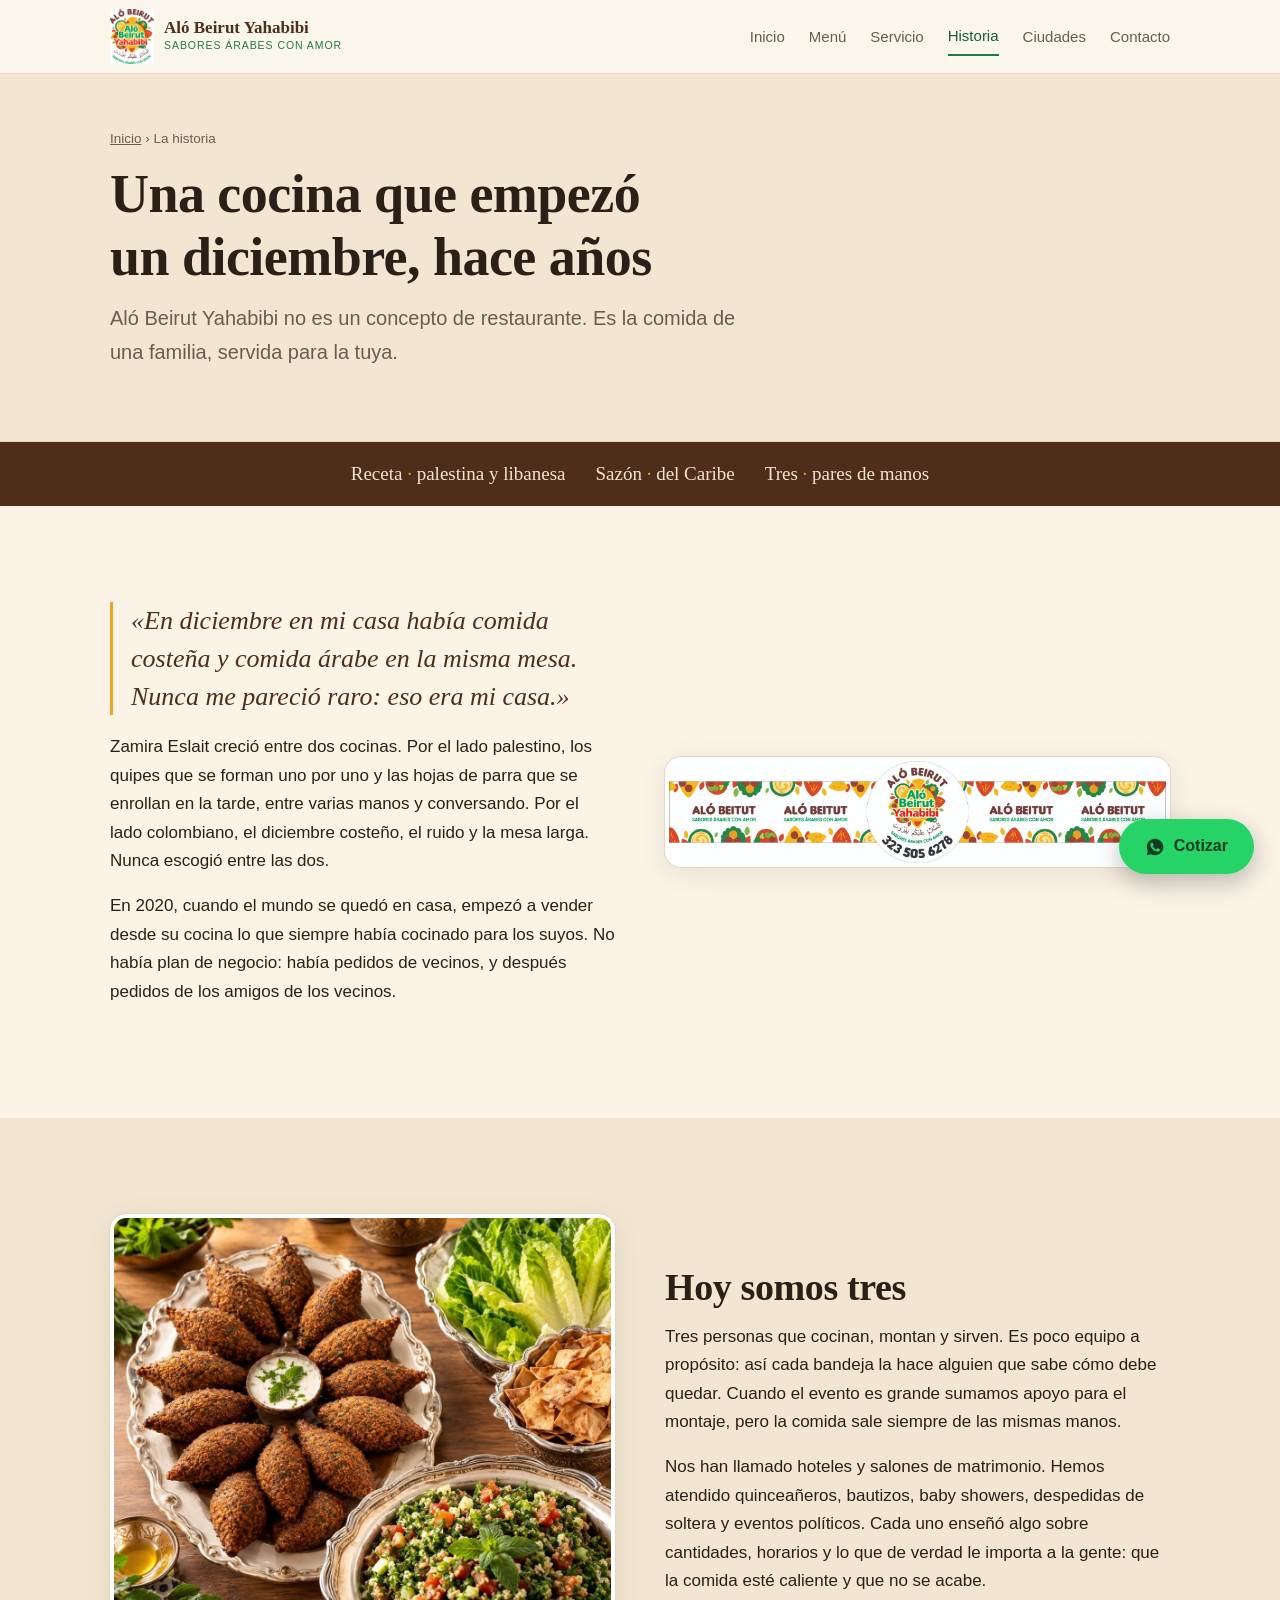
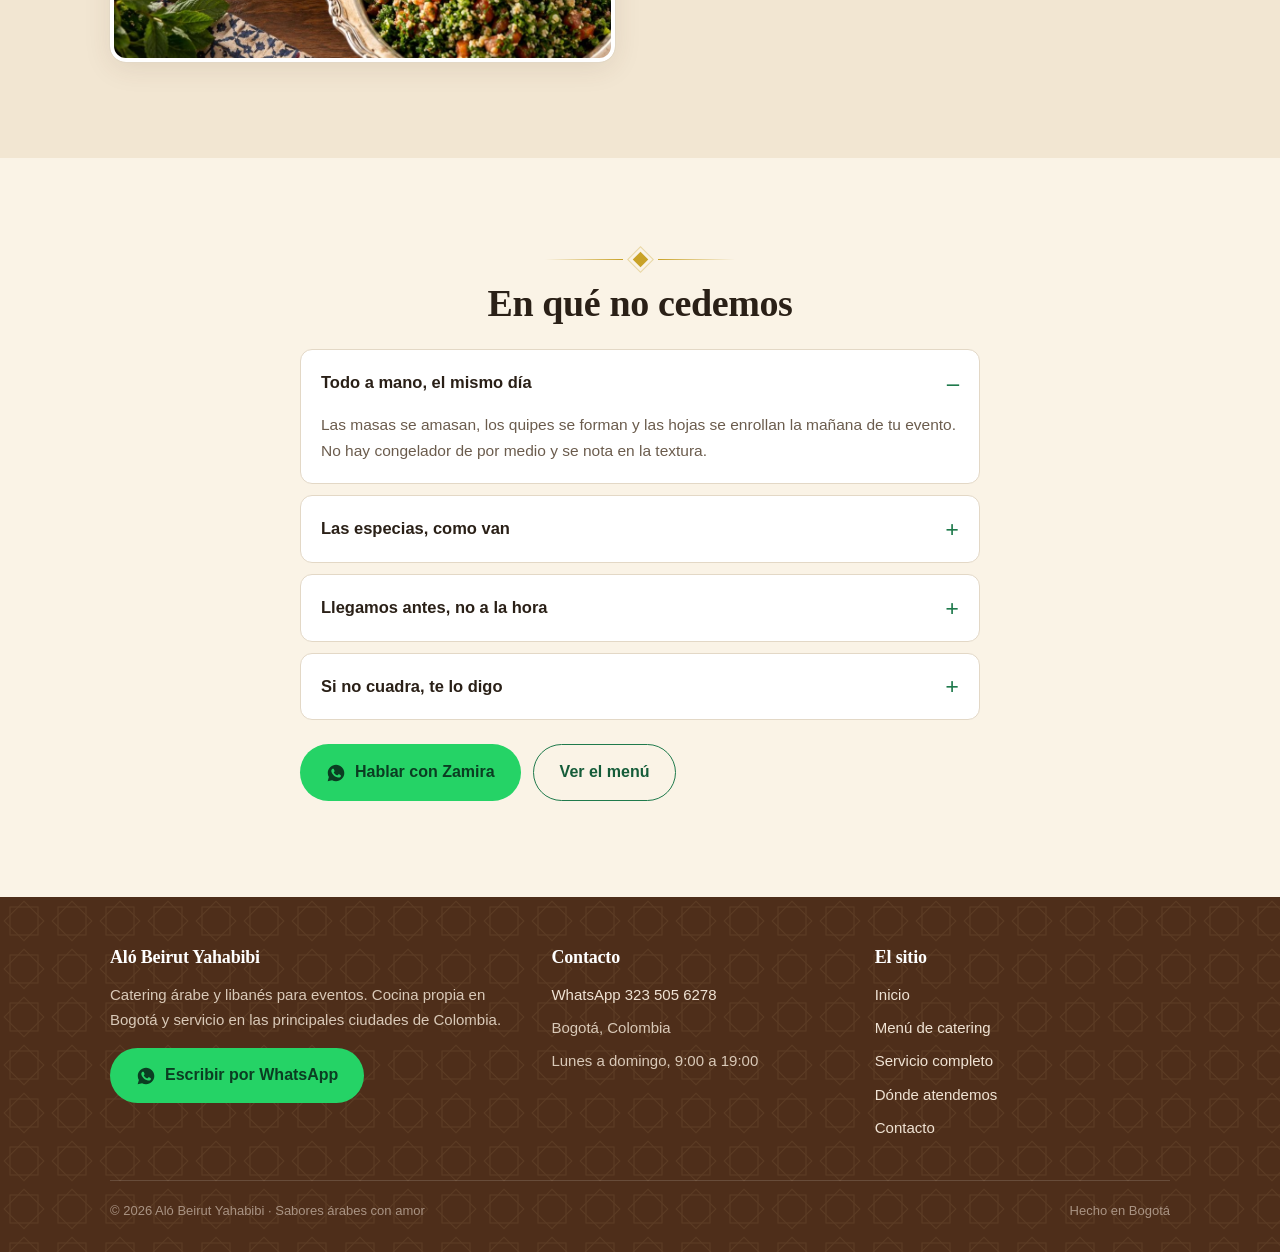
<file: historia.html>
<!DOCTYPE html>
<html lang="es-CO">
<head>
<meta charset="utf-8">
<meta name="viewport" content="width=device-width, initial-scale=1">
<title>La historia de Aló Beirut Yahabibi | Zamira Eslait, Bogotá</title>
<meta name="description" content="Zamira Eslait, de origen palestino y criada en la costa colombiana, empezó a vender comida árabe desde su cocina en pandemia. Hoy son tres personas y un catering.">
<link rel="canonical" href="https://alobeirutyahabibi.com/historia.html">
<meta name="robots" content="index,follow,max-image-preview:large">
<meta name="theme-color" content="#1F7A4C">
<meta property="og:type" content="website">
<meta property="og:locale" content="es_CO">
<meta property="og:site_name" content="Aló Beirut Yahabibi">
<meta property="og:title" content="La historia de Aló Beirut Yahabibi | Zamira Eslait, Bogotá">
<meta property="og:description" content="Zamira Eslait, de origen palestino y criada en la costa colombiana, empezó a vender comida árabe desde su cocina en pandemia. Hoy son tres personas y un catering.">
<meta property="og:url" content="https://alobeirutyahabibi.com/historia.html">
<meta property="og:image" content="https://alobeirutyahabibi.com/img/banda-logo-alo-beirut.jpg">
<meta name="twitter:card" content="summary_large_image">
<link rel="icon" href="img/logo-alo-beirut-yahabibi.jpg">
<link rel="stylesheet" href="estilos.css">
<script type="application/ld+json">{"@context": "https://schema.org", "@type": "FoodEstablishment", "additionalType": "https://schema.org/CateringBusiness", "name": "Aló Beirut Yahabibi", "description": "Catering árabe y libanés para matrimonios, quinceañeros y eventos en Bogotá y las principales ciudades de Colombia.", "url": "https://alobeirutyahabibi.com/", "image": "https://alobeirutyahabibi.com/img/hero-catering-arabe-bogota.jpg", "logo": "https://alobeirutyahabibi.com/img/logo-alo-beirut-yahabibi.jpg", "telephone": "+57 323 505 6278", "servesCuisine": ["Árabe", "Libanesa", "Palestina", "Costeña"], "priceRange": "$$", "founder": {"@type": "Person", "name": "Zamira Eslait"}, "address": {"@type": "PostalAddress", "addressLocality": "Bogotá", "addressRegion": "Cundinamarca", "addressCountry": "CO"}, "areaServed": [{"@type": "City", "name": "Bogotá"}, {"@type": "City", "name": "Medellín"}, {"@type": "City", "name": "Cartagena"}, {"@type": "City", "name": "Barranquilla"}, {"@type": "City", "name": "Cali"}], "openingHoursSpecification": [{"@type": "OpeningHoursSpecification", "dayOfWeek": ["Monday", "Tuesday", "Wednesday", "Thursday", "Friday", "Saturday", "Sunday"], "opens": "09:00", "closes": "19:00"}]}</script>
<script type="application/ld+json">{"@context": "https://schema.org", "@type": "AboutPage", "name": "La historia de Aló Beirut Yahabibi", "mainEntity": {"@type": "Person", "name": "Zamira Eslait", "jobTitle": "Fundadora y cocinera", "worksFor": {"@type": "Organization", "name": "Aló Beirut Yahabibi"}}}</script>
</head>
<body>

<header class="barra">
  <div class="barra-in">
    <a class="marca" href="index.html">
      <img src="img/logo-alo-beirut-yahabibi.jpg" alt="Aló Beirut Yahabibi" width="44" height="55">
      <span><b>Aló Beirut Yahabibi</b><i>Sabores árabes con amor</i></span>
    </a>
    <nav class="nav"><a href="index.html">Inicio</a><a href="menu.html">Menú</a><a href="eventos.html">Servicio</a><a href="historia.html" aria-current="page">Historia</a><a href="ciudades.html">Ciudades</a><a href="contacto.html">Contacto</a></nav>
    <button class="rayas" id="rayas" aria-expanded="false" aria-controls="panel" aria-label="Abrir menú">
      <span></span><span></span><span></span>
    </button>
  </div>
</header>

<div class="velo" id="velo"></div>
<aside class="panel" id="panel" aria-hidden="true">
  <div class="panel-top">
    <button class="rayas" id="cerrar" aria-label="Cerrar menú"><span></span><span></span><span></span></button>
  </div>
  <nav><a href="index.html">Inicio</a><a href="menu.html">Menú de catering</a><a href="eventos.html">Servicio completo</a><a href="historia.html" aria-current="page">La historia</a><a href="ciudades.html">Dónde atendemos</a><a href="contacto.html">Contacto</a></nav>
  <a class="btn wa ancho" href="https://wa.me/573235056278" target="_blank" rel="noopener"><svg viewBox="0 0 24 24" fill="currentColor" aria-hidden="true"><path d="M12.04 2C6.58 2 2.13 6.45 2.13 11.91c0 1.75.46 3.45 1.32 4.95L2 22l5.25-1.38a9.9 9.9 0 004.79 1.22h.01c5.46 0 9.91-4.45 9.91-9.91C21.96 6.45 17.5 2 12.04 2zm5.8 14.13c-.25.69-1.44 1.32-1.99 1.37-.53.05-1.02.24-3.45-.72-2.9-1.14-4.73-4.1-4.87-4.29-.14-.19-1.16-1.54-1.16-2.94s.73-2.09 1-2.37c.26-.29.57-.36.76-.36.19 0 .38 0 .55.01.18.01.41-.07.64.49.24.57.81 1.97.88 2.11.07.14.12.31.02.5-.09.19-.14.31-.28.47-.14.17-.3.37-.42.5-.14.14-.29.29-.12.57.16.29.73 1.2 1.56 1.95 1.07.95 1.98 1.25 2.26 1.39.28.14.44.12.6-.07.17-.19.69-.81.88-1.09.19-.28.37-.23.63-.14.26.1 1.65.78 1.93.92.28.14.47.21.54.33.07.11.07.65-.18 1.34z"/></svg>Cotizar por WhatsApp</a>
  <p class="panel-tel">WhatsApp 323 505 6278<br>Lunes a domingo, 9:00 a 19:00</p>
</aside>

<main>
<header class="cabe">
  <div class="wrap">
    <p class="miga"><a href="index.html">Inicio</a> › La historia</p>
    <h1>Una cocina que empezó<br>un diciembre, hace años</h1>
    <p class="lead">Aló Beirut Yahabibi no es un concepto de restaurante. Es la comida de
    una familia, servida para la tuya.</p>
  </div>
</header>

<div class="cinta"><div><span>Receta <i>·</i> palestina y libanesa</span><span>Sazón <i>·</i> del Caribe</span><span>Tres <i>·</i> pares de manos</span></div></div>

<section>
  <div class="wrap">
    <div class="duo">
      <div>
        <p class="cita">«En diciembre en mi casa había comida costeña y comida árabe en la
        misma mesa. Nunca me pareció raro: eso era mi casa.»</p>
        <p>Zamira Eslait creció entre dos cocinas. Por el lado palestino, los quipes que se
        forman uno por uno y las hojas de parra que se enrollan en la tarde, entre varias
        manos y conversando. Por el lado colombiano, el diciembre costeño, el ruido y la
        mesa larga. Nunca escogió entre las dos.</p>
        <p>En 2020, cuando el mundo se quedó en casa, empezó a vender desde su cocina lo
        que siempre había cocinado para los suyos. No había plan de negocio: había pedidos
        de vecinos, y después pedidos de los amigos de los vecinos.</p>
      </div>
      <img src="img/banda-logo-alo-beirut.jpg" alt="Logo de Aló Beirut Yahabibi"
           loading="lazy" width="1200" height="900">
    </div>
  </div>
</section>

<section style="background:var(--crema-2)">
  <div class="wrap">
    <div class="duo">
      <img src="img/quipes-arabes-bandeja.jpg" alt="Quipes árabes recién hechos en bandeja"
           loading="lazy" width="1200" height="900">
      <div>
        <h2>Hoy somos tres</h2>
        <p>Tres personas que cocinan, montan y sirven. Es poco equipo a propósito: así cada
        bandeja la hace alguien que sabe cómo debe quedar. Cuando el evento es grande sumamos
        apoyo para el montaje, pero la comida sale siempre de las mismas manos.</p>
        <p>Nos han llamado hoteles y salones de matrimonio. Hemos atendido quinceañeros,
        bautizos, baby showers, despedidas de soltera y eventos políticos. Cada uno enseñó
        algo sobre cantidades, horarios y lo que de verdad le importa a la gente: que la
        comida esté caliente y que no se acabe.</p>
      </div>
    </div>
  </div>
</section>

<section>
  <div class="wrap estrecho">
    <div class="orn"><span></span></div>
    <h2 class="centro">En qué no cedemos</h2>
    <div class="faq" style="margin-top:24px">
      <details open><summary>Todo a mano, el mismo día</summary>
        <p>Las masas se amasan, los quipes se forman y las hojas se enrollan la mañana de tu
        evento. No hay congelador de por medio y se nota en la textura.</p></details>
      <details><summary>Las especias, como van</summary>
        <p>Cardamomo, canela, pimienta de Jamaica, siete especias. No se bajan para
        "adaptar el paladar": si pides comida árabe es porque quieres comida árabe.</p></details>
      <details><summary>Llegamos antes, no a la hora</summary>
        <p>En un evento el montaje no puede ir contra el reloj. Llegamos con margen y
        entregamos la mesa lista antes de que entre el primer invitado.</p></details>
      <details><summary>Si no cuadra, te lo digo</summary>
        <p>Si la fecha está copada o el presupuesto no alcanza para que la comida quede
        bien, prefiero decírtelo de frente que entregarte algo a medias.</p></details>
    </div>
    <div class="acciones"><a class="btn wa" href="https://wa.me/573235056278" target="_blank" rel="noopener"><svg viewBox="0 0 24 24" fill="currentColor" aria-hidden="true"><path d="M12.04 2C6.58 2 2.13 6.45 2.13 11.91c0 1.75.46 3.45 1.32 4.95L2 22l5.25-1.38a9.9 9.9 0 004.79 1.22h.01c5.46 0 9.91-4.45 9.91-9.91C21.96 6.45 17.5 2 12.04 2zm5.8 14.13c-.25.69-1.44 1.32-1.99 1.37-.53.05-1.02.24-3.45-.72-2.9-1.14-4.73-4.1-4.87-4.29-.14-.19-1.16-1.54-1.16-2.94s.73-2.09 1-2.37c.26-.29.57-.36.76-.36.19 0 .38 0 .55.01.18.01.41-.07.64.49.24.57.81 1.97.88 2.11.07.14.12.31.02.5-.09.19-.14.31-.28.47-.14.17-.3.37-.42.5-.14.14-.29.29-.12.57.16.29.73 1.2 1.56 1.95 1.07.95 1.98 1.25 2.26 1.39.28.14.44.12.6-.07.17-.19.69-.81.88-1.09.19-.28.37-.23.63-.14.26.1 1.65.78 1.93.92.28.14.47.21.54.33.07.11.07.65-.18 1.34z"/></svg>Hablar con Zamira</a>
      <a class="btn linea" href="menu.html">Ver el menú</a></div>
  </div>
</section>
</main>

<footer>
  <div class="wrap">
    <div class="pie-g">
      <div>
        <h3>Aló Beirut Yahabibi</h3>
        <p>Catering árabe y libanés para eventos. Cocina propia en Bogotá y servicio en las
        principales ciudades de Colombia.</p>
        <a class="btn wa" href="https://wa.me/573235056278" target="_blank" rel="noopener"><svg viewBox="0 0 24 24" fill="currentColor" aria-hidden="true"><path d="M12.04 2C6.58 2 2.13 6.45 2.13 11.91c0 1.75.46 3.45 1.32 4.95L2 22l5.25-1.38a9.9 9.9 0 004.79 1.22h.01c5.46 0 9.91-4.45 9.91-9.91C21.96 6.45 17.5 2 12.04 2zm5.8 14.13c-.25.69-1.44 1.32-1.99 1.37-.53.05-1.02.24-3.45-.72-2.9-1.14-4.73-4.1-4.87-4.29-.14-.19-1.16-1.54-1.16-2.94s.73-2.09 1-2.37c.26-.29.57-.36.76-.36.19 0 .38 0 .55.01.18.01.41-.07.64.49.24.57.81 1.97.88 2.11.07.14.12.31.02.5-.09.19-.14.31-.28.47-.14.17-.3.37-.42.5-.14.14-.29.29-.12.57.16.29.73 1.2 1.56 1.95 1.07.95 1.98 1.25 2.26 1.39.28.14.44.12.6-.07.17-.19.69-.81.88-1.09.19-.28.37-.23.63-.14.26.1 1.65.78 1.93.92.28.14.47.21.54.33.07.11.07.65-.18 1.34z"/></svg>Escribir por WhatsApp</a>
      </div>
      <div>
        <h3>Contacto</h3>
        <ul>
          <li><a href="https://wa.me/573235056278" target="_blank" rel="noopener">WhatsApp 323 505 6278</a></li>
          <li>Bogotá, Colombia</li>
          <li>Lunes a domingo, 9:00 a 19:00</li>
        </ul>
      </div>
      <div>
        <h3>El sitio</h3>
        <ul><li><a href="index.html">Inicio</a></li><li><a href="menu.html">Menú de catering</a></li><li><a href="eventos.html">Servicio completo</a></li><li><a href="ciudades.html">Dónde atendemos</a></li><li><a href="contacto.html">Contacto</a></li></ul>
      </div>
    </div>
    <div class="legal">
      <span>&copy; 2026 Aló Beirut Yahabibi · Sabores árabes con amor</span>
      <span>Hecho en Bogotá</span>
    </div>
  </div>
</footer>

<a class="btn wa flota" href="https://wa.me/573235056278" target="_blank" rel="noopener"><svg viewBox="0 0 24 24" fill="currentColor" aria-hidden="true"><path d="M12.04 2C6.58 2 2.13 6.45 2.13 11.91c0 1.75.46 3.45 1.32 4.95L2 22l5.25-1.38a9.9 9.9 0 004.79 1.22h.01c5.46 0 9.91-4.45 9.91-9.91C21.96 6.45 17.5 2 12.04 2zm5.8 14.13c-.25.69-1.44 1.32-1.99 1.37-.53.05-1.02.24-3.45-.72-2.9-1.14-4.73-4.1-4.87-4.29-.14-.19-1.16-1.54-1.16-2.94s.73-2.09 1-2.37c.26-.29.57-.36.76-.36.19 0 .38 0 .55.01.18.01.41-.07.64.49.24.57.81 1.97.88 2.11.07.14.12.31.02.5-.09.19-.14.31-.28.47-.14.17-.3.37-.42.5-.14.14-.29.29-.12.57.16.29.73 1.2 1.56 1.95 1.07.95 1.98 1.25 2.26 1.39.28.14.44.12.6-.07.17-.19.69-.81.88-1.09.19-.28.37-.23.63-.14.26.1 1.65.78 1.93.92.28.14.47.21.54.33.07.11.07.65-.18 1.34z"/></svg>Cotizar</a>

<script>
/* menú de tres rayas: panel lateral, se cierra con Escape, con el velo y
   al tocar cualquier enlace. El foco vuelve al botón al cerrar. */
(function(){
  var b=document.getElementById('rayas'), p=document.getElementById('panel'),
      v=document.getElementById('velo'), c=document.getElementById('cerrar');
  function abrir(si){
    b.setAttribute('aria-expanded', si);
    p.classList.toggle('abierto', si);
    v.classList.toggle('abierto', si);
    p.setAttribute('aria-hidden', !si);
    document.body.classList.toggle('sin-scroll', si);
    if(!si) b.focus();
  }
  b.addEventListener('click', function(){ abrir(b.getAttribute('aria-expanded')!=='true'); });
  c.addEventListener('click', function(){ abrir(false); });
  v.addEventListener('click', function(){ abrir(false); });
  p.querySelectorAll('a').forEach(function(a){ a.addEventListener('click', function(){ abrir(false); }); });
  document.addEventListener('keydown', function(e){ if(e.key==='Escape') abrir(false); });
})();
</script>

<script>
/* LUPA · toca una foto y se abre en grande con su descripción.

   No hay que marcar nada en el HTML: el script recorre las fotos de
   platos, de la carta y de las galerías, y saca el título y el texto
   de lo que ya está escrito al lado de cada una. Así no hay dos
   fuentes de verdad que se puedan desincronizar. */
(function(){
  var fotos = [].slice.call(document.querySelectorAll(
    '.plato img, .item img, .galeria img'));
  if(!fotos.length) return;

  /* de dónde sale el texto de cada foto, según dónde viva */
  function datos(img){
    var p;
    if((p = img.closest('.plato')))
      return {t:(p.querySelector('h3')||{}).textContent || img.alt,
              d:(p.querySelector('p')||{}).textContent || ''};
    if((p = img.closest('.item')))
      return {t:(p.querySelector('b')||{}).textContent || img.alt,
              d:(p.querySelector('small')||{}).textContent || ''};
    if((p = img.closest('figure')))
      return {t:(p.querySelector('figcaption')||{}).textContent || img.alt,
              d:img.alt};
    return {t:img.alt, d:''};
  }

  var caja = document.createElement('div');
  caja.className = 'lupa';
  caja.setAttribute('aria-hidden','true');
  caja.setAttribute('role','dialog');
  caja.setAttribute('aria-modal','true');
  caja.innerHTML =
    '<button class="lupa-x" aria-label="Cerrar">&times;</button>' +
    '<button class="lupa-n lupa-ant" aria-label="Foto anterior">&#8249;</button>' +
    '<button class="lupa-n lupa-sig" aria-label="Foto siguiente">&#8250;</button>' +
    '<figure><img alt=""><figcaption><b></b><span></span></figcaption></figure>' +
    '<p class="lupa-cuenta"></p>';
  document.body.appendChild(caja);

  var gran = caja.querySelector('img'),
      tit  = caja.querySelector('b'),
      des  = caja.querySelector('span'),
      cnt  = caja.querySelector('.lupa-cuenta'),
      i    = 0, antes = null;

  function pintar(n){
    i = (n + fotos.length) % fotos.length;
    var f = fotos[i], d = datos(f);
    gran.src = f.currentSrc || f.src;
    gran.alt = f.alt;
    tit.textContent = d.t;
    des.textContent = d.d;
    cnt.textContent = (i+1) + ' de ' + fotos.length + ' · usa las flechas del teclado';
  }
  function abrir(n){
    antes = document.activeElement;
    pintar(n);
    caja.classList.add('abierta');
    caja.setAttribute('aria-hidden','false');
    document.body.classList.add('sin-scroll');
    caja.querySelector('.lupa-x').focus();
  }
  function cerrar(){
    caja.classList.remove('abierta');
    caja.setAttribute('aria-hidden','true');
    document.body.classList.remove('sin-scroll');
    if(antes && antes.focus) antes.focus();
  }

  fotos.forEach(function(f, n){
    f.setAttribute('data-lupa','');
    /* que también se pueda con teclado, no solo con el dedo */
    f.setAttribute('tabindex','0');
    f.setAttribute('role','button');
    f.setAttribute('aria-label','Ver "' + (f.alt || 'la foto') + '" en grande');
    f.addEventListener('click', function(){ abrir(n); });
    f.addEventListener('keydown', function(e){
      if(e.key === 'Enter' || e.key === ' '){ e.preventDefault(); abrir(n); }
    });
  });

  caja.querySelector('.lupa-x').addEventListener('click', cerrar);
  caja.querySelector('.lupa-ant').addEventListener('click', function(){ pintar(i-1); });
  caja.querySelector('.lupa-sig').addEventListener('click', function(){ pintar(i+1); });
  /* tocar el fondo cierra; tocar la foto o el texto, no */
  caja.addEventListener('click', function(e){ if(e.target === caja) cerrar(); });
  document.addEventListener('keydown', function(e){
    if(!caja.classList.contains('abierta')) return;
    if(e.key === 'Escape')     cerrar();
    if(e.key === 'ArrowLeft')  pintar(i-1);
    if(e.key === 'ArrowRight') pintar(i+1);
  });

  /* deslizar con el dedo, que en celular es lo natural */
  var x0 = null;
  caja.addEventListener('touchstart', function(e){ x0 = e.touches[0].clientX; }, {passive:true});
  caja.addEventListener('touchend', function(e){
    if(x0 === null) return;
    var dx = e.changedTouches[0].clientX - x0;
    if(Math.abs(dx) > 55) pintar(dx < 0 ? i+1 : i-1);
    x0 = null;
  }, {passive:true});
})();
</script>

</body>
</html>
</file>
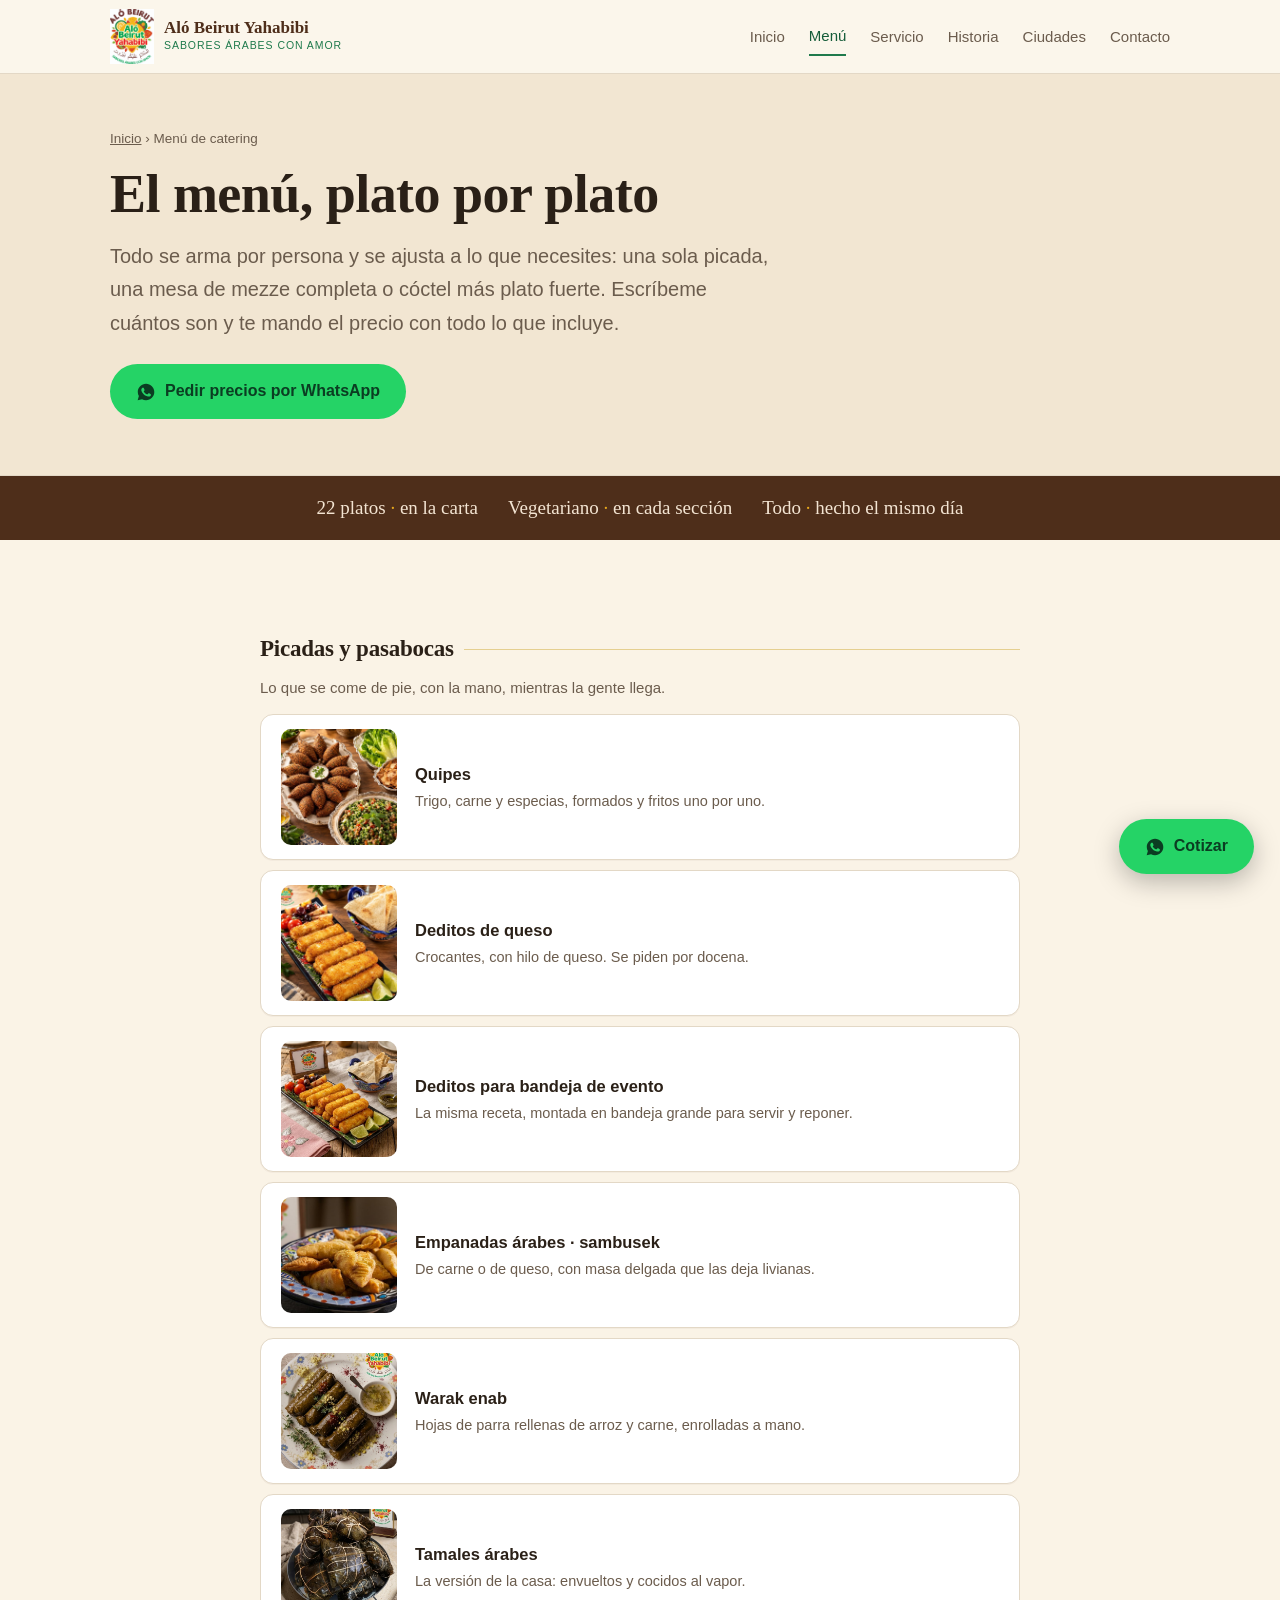
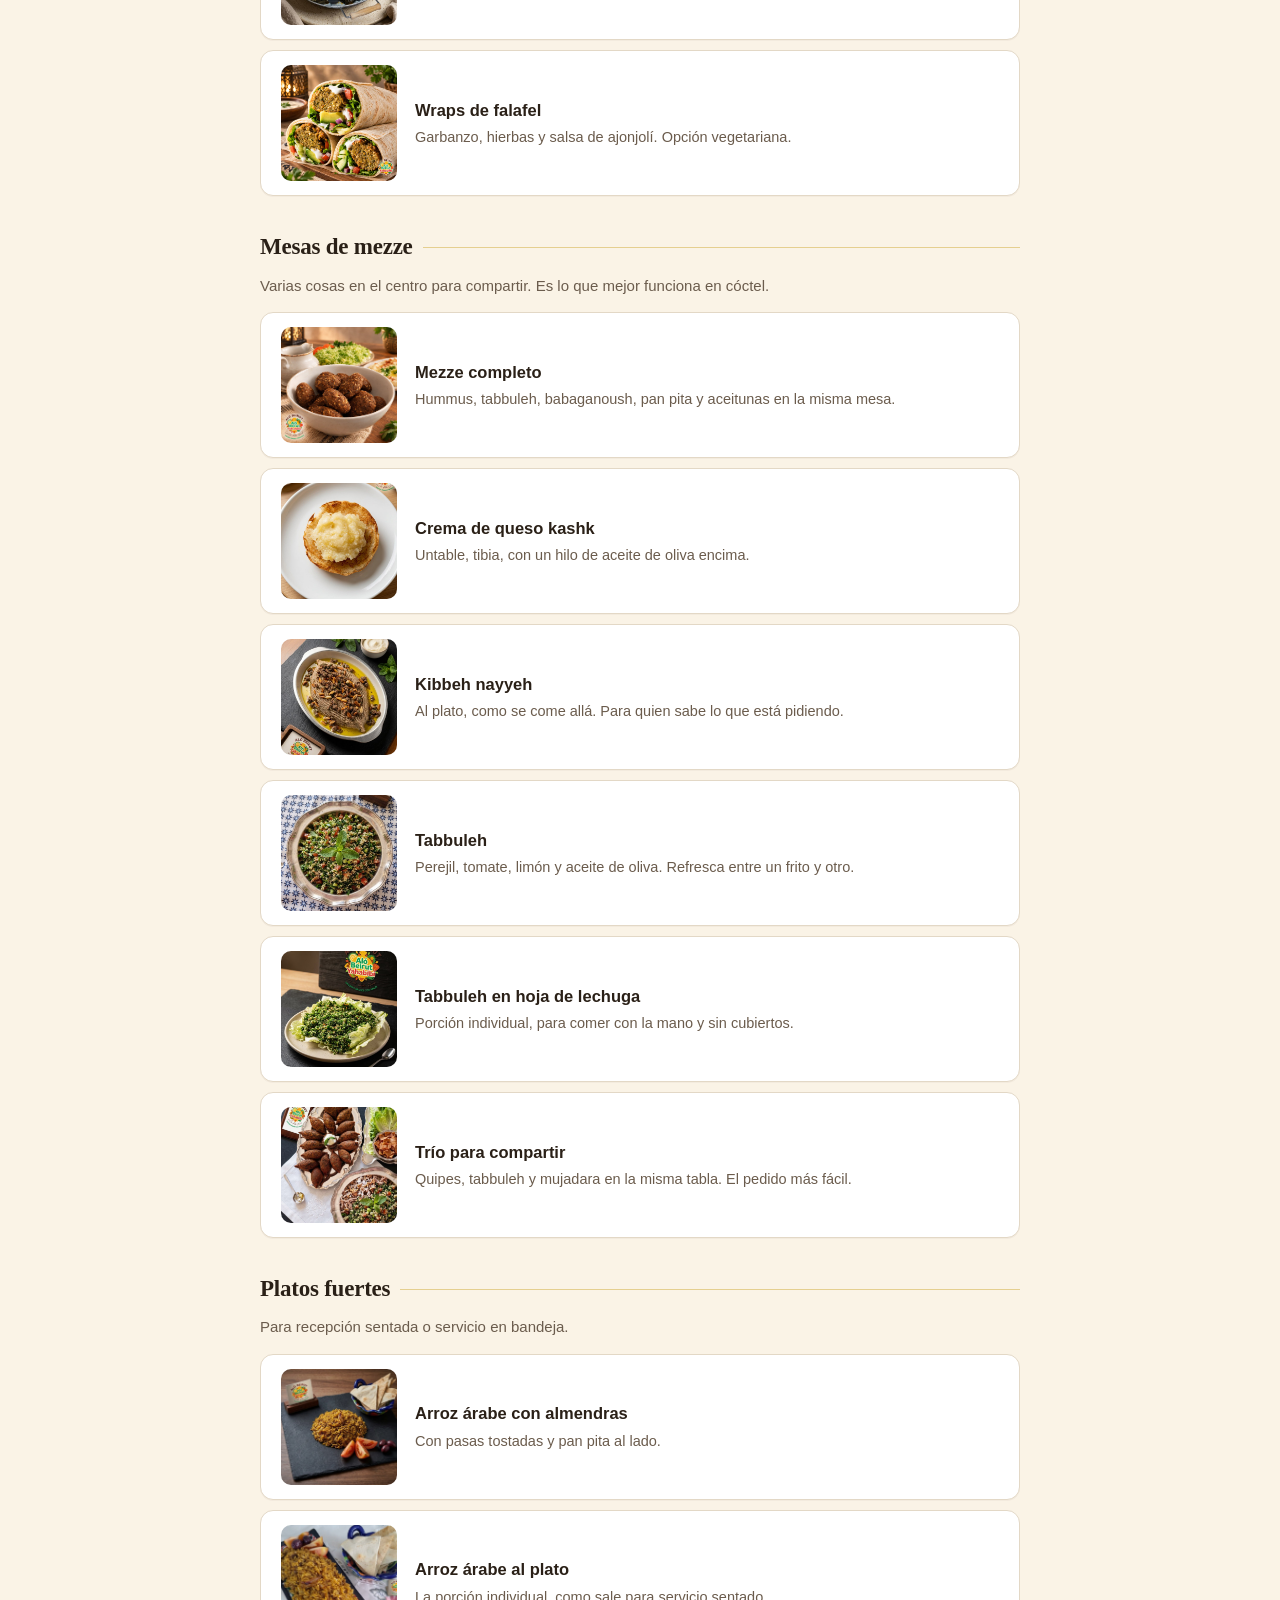
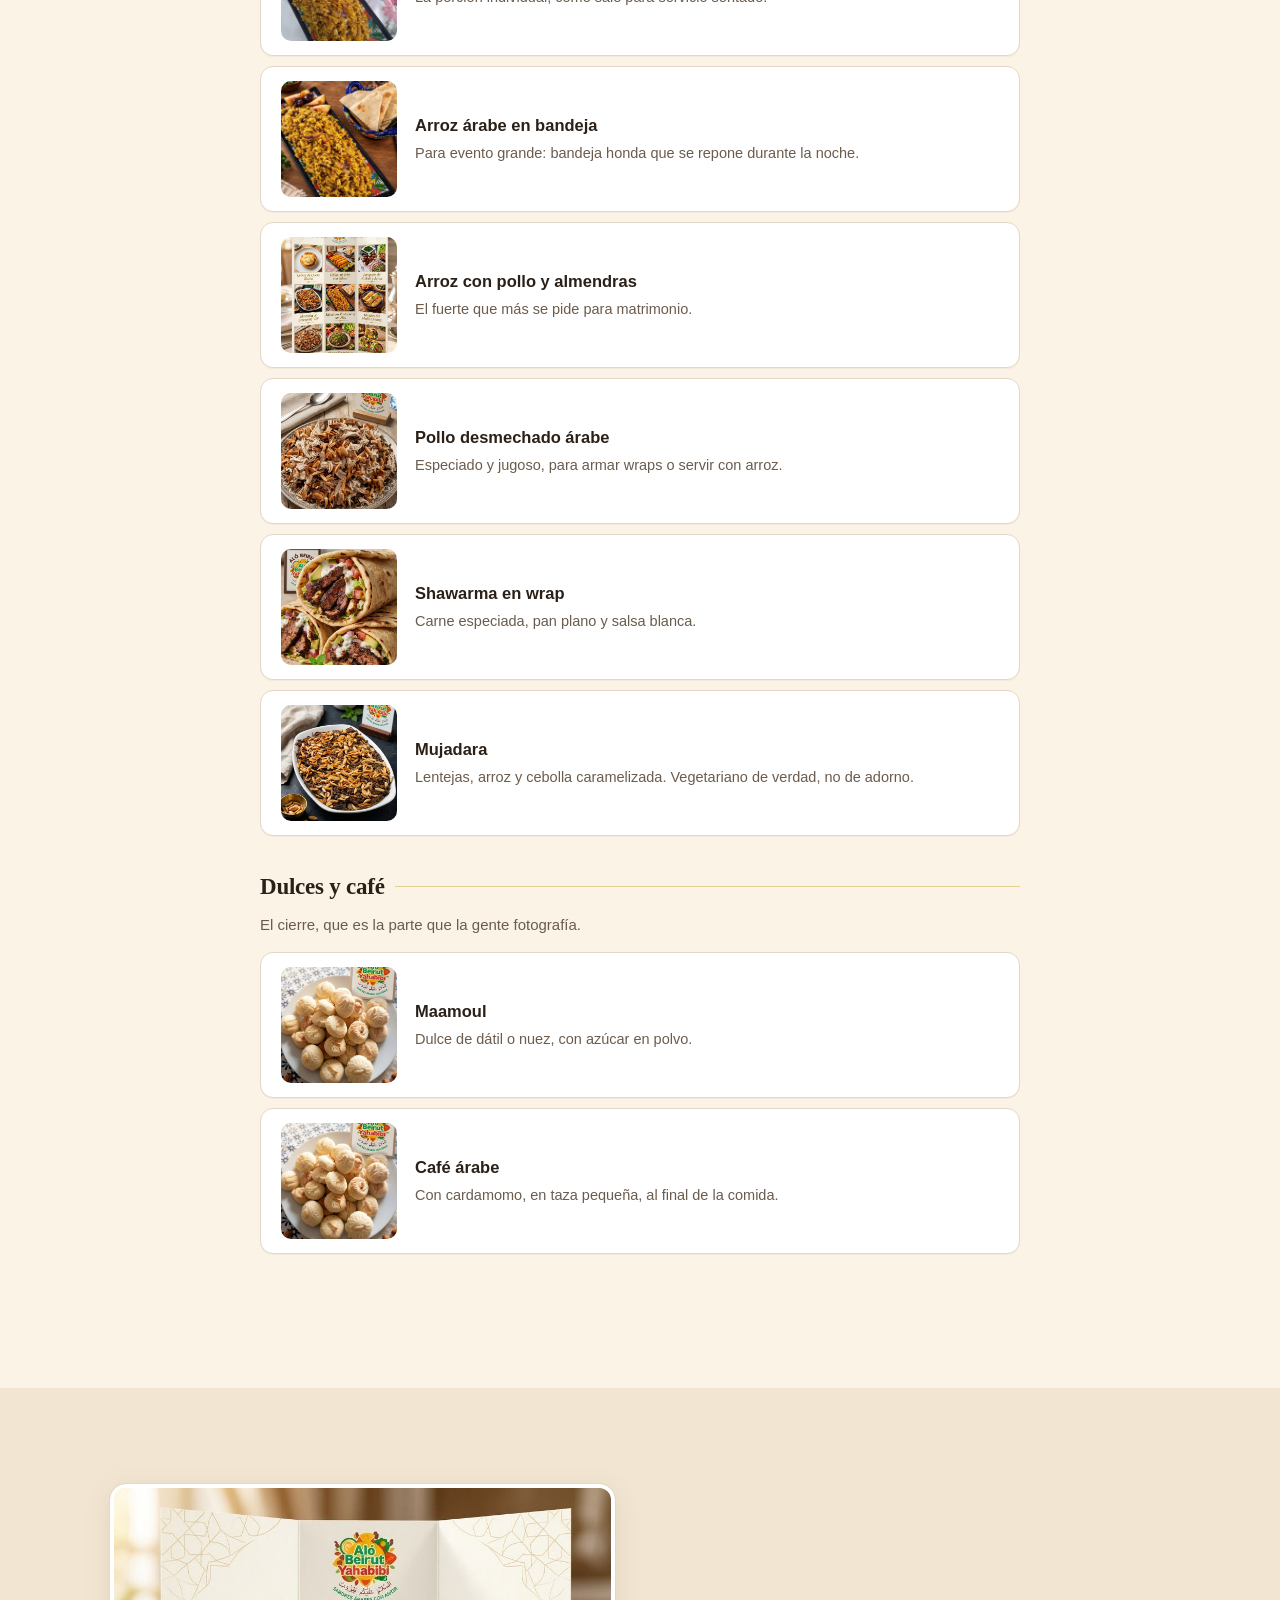
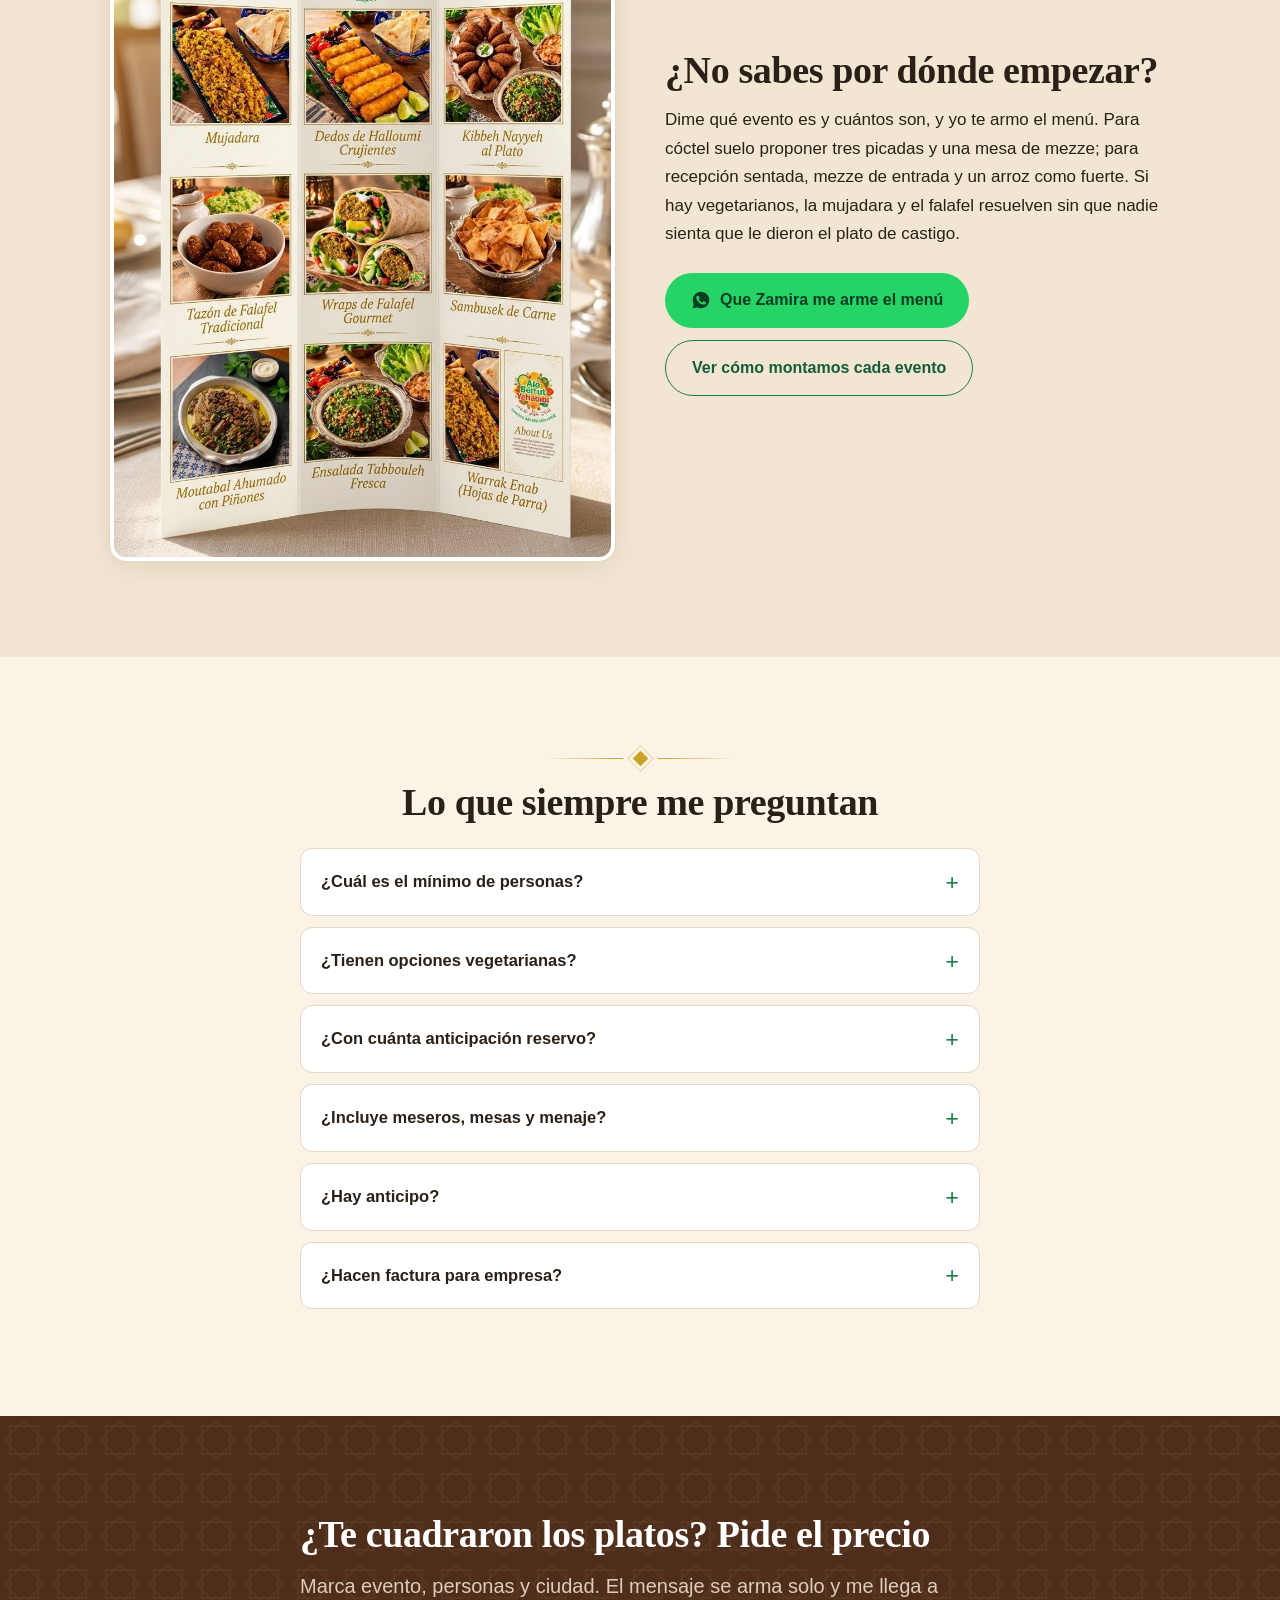
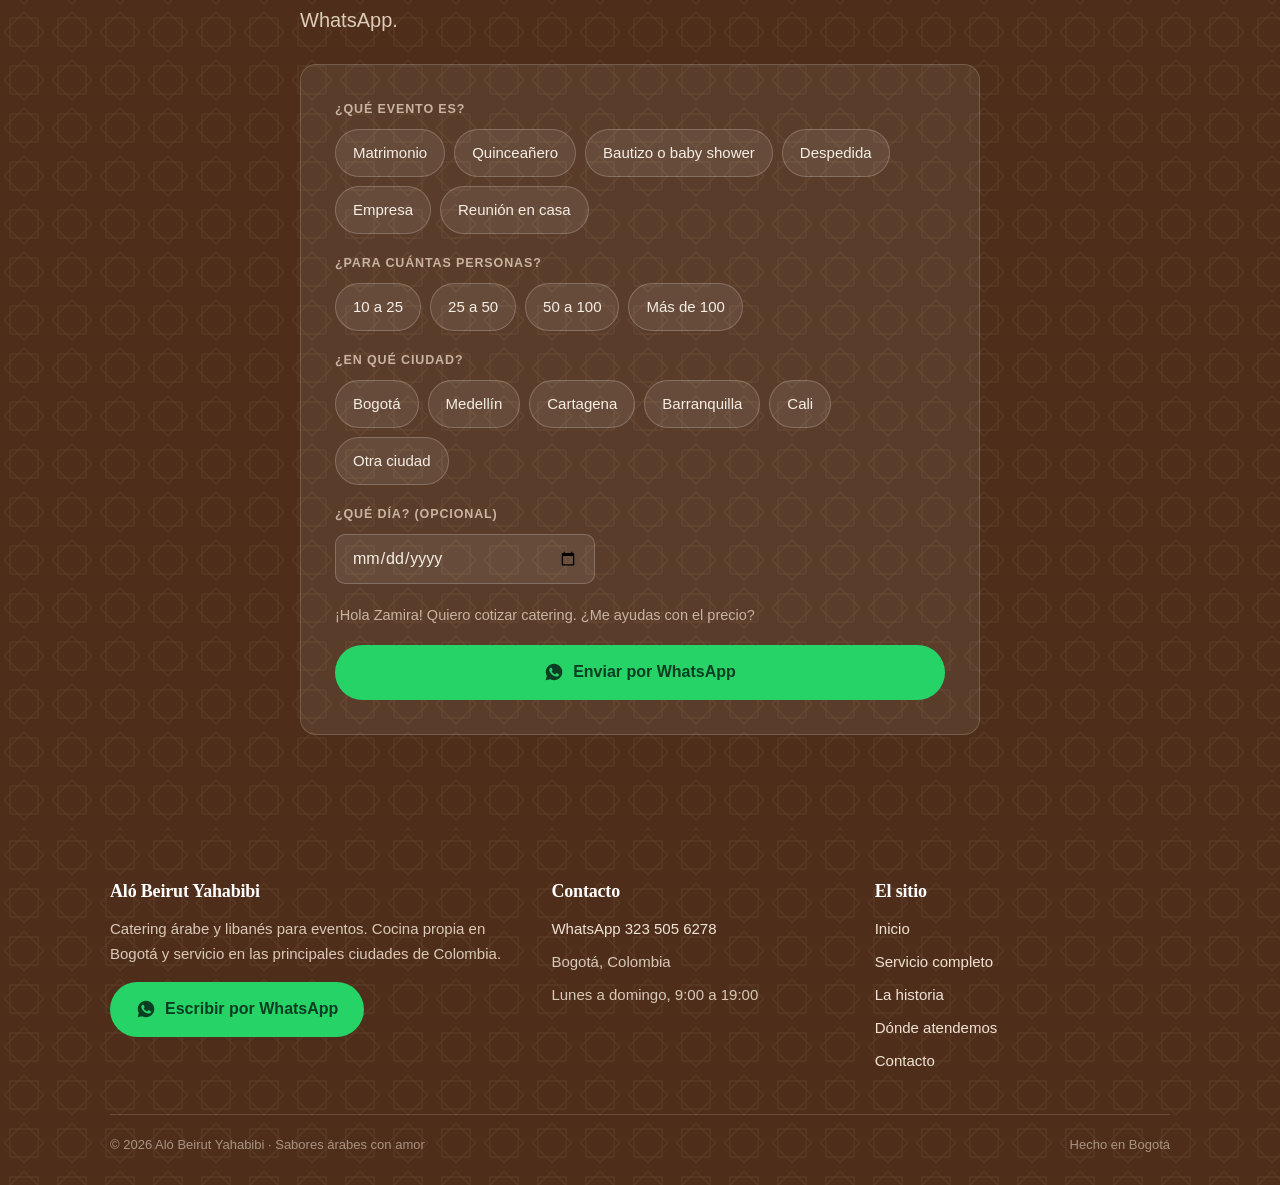
<file: menu.html>
<!DOCTYPE html>
<html lang="es-CO">
<head>
<meta charset="utf-8">
<meta name="viewport" content="width=device-width, initial-scale=1">
<title>Menú de catering árabe y libanés | 22 platos | Aló Beirut Yahabibi</title>
<meta name="description" content="Quipes, deditos, empanadas árabes, warak enab, mezze, arroz con almendras, shawarma, mujadara y maamoul. El menú completo de catering árabe en Bogotá, con foto de cada plato.">
<link rel="canonical" href="https://alobeirutyahabibi.com/menu.html">
<meta name="robots" content="index,follow,max-image-preview:large">
<meta name="theme-color" content="#1F7A4C">
<meta property="og:type" content="website">
<meta property="og:locale" content="es_CO">
<meta property="og:site_name" content="Aló Beirut Yahabibi">
<meta property="og:title" content="Menú de catering árabe y libanés | 22 platos | Aló Beirut Yahabibi">
<meta property="og:description" content="Quipes, deditos, empanadas árabes, warak enab, mezze, arroz con almendras, shawarma, mujadara y maamoul. El menú completo de catering árabe en Bogotá, con foto de cada plato.">
<meta property="og:url" content="https://alobeirutyahabibi.com/menu.html">
<meta property="og:image" content="https://alobeirutyahabibi.com/img/carta-menu-alo-beirut.jpg">
<meta name="twitter:card" content="summary_large_image">
<link rel="icon" href="img/logo-alo-beirut-yahabibi.jpg">
<link rel="stylesheet" href="estilos.css">
<script type="application/ld+json">{"@context": "https://schema.org", "@type": "FoodEstablishment", "additionalType": "https://schema.org/CateringBusiness", "name": "Aló Beirut Yahabibi", "description": "Catering árabe y libanés para matrimonios, quinceañeros y eventos en Bogotá y las principales ciudades de Colombia.", "url": "https://alobeirutyahabibi.com/", "image": "https://alobeirutyahabibi.com/img/hero-catering-arabe-bogota.jpg", "logo": "https://alobeirutyahabibi.com/img/logo-alo-beirut-yahabibi.jpg", "telephone": "+57 323 505 6278", "servesCuisine": ["Árabe", "Libanesa", "Palestina", "Costeña"], "priceRange": "$$", "founder": {"@type": "Person", "name": "Zamira Eslait"}, "address": {"@type": "PostalAddress", "addressLocality": "Bogotá", "addressRegion": "Cundinamarca", "addressCountry": "CO"}, "areaServed": [{"@type": "City", "name": "Bogotá"}, {"@type": "City", "name": "Medellín"}, {"@type": "City", "name": "Cartagena"}, {"@type": "City", "name": "Barranquilla"}, {"@type": "City", "name": "Cali"}], "openingHoursSpecification": [{"@type": "OpeningHoursSpecification", "dayOfWeek": ["Monday", "Tuesday", "Wednesday", "Thursday", "Friday", "Saturday", "Sunday"], "opens": "09:00", "closes": "19:00"}]}</script>
<script type="application/ld+json">{"@context": "https://schema.org", "@type": "Menu", "name": "Menú de catering Aló Beirut Yahabibi", "inLanguage": "es-CO", "hasMenuSection": [{"@type": "MenuSection", "name": "Picadas y pasabocas", "description": "Lo que se come de pie, con la mano, mientras la gente llega.", "hasMenuItem": [{"@type": "MenuItem", "name": "Quipes", "description": "Trigo, carne y especias, formados y fritos uno por uno.", "image": "https://alobeirutyahabibi.com/img/quipes-arabes-bandeja.jpg"}, {"@type": "MenuItem", "name": "Deditos de queso", "description": "Crocantes, con hilo de queso. Se piden por docena.", "image": "https://alobeirutyahabibi.com/img/deditos-de-queso-arabes.jpg"}, {"@type": "MenuItem", "name": "Deditos para bandeja de evento", "description": "La misma receta, montada en bandeja grande para servir y reponer.", "image": "https://alobeirutyahabibi.com/img/deditos-bandeja-evento.jpg"}, {"@type": "MenuItem", "name": "Empanadas árabes · sambusek", "description": "De carne o de queso, con masa delgada que las deja livianas.", "image": "https://alobeirutyahabibi.com/img/empanadas-arabes-sambusek.jpg"}, {"@type": "MenuItem", "name": "Warak enab", "description": "Hojas de parra rellenas de arroz y carne, enrolladas a mano.", "image": "https://alobeirutyahabibi.com/img/warak-enab-hojas-de-parra.jpg"}, {"@type": "MenuItem", "name": "Tamales árabes", "description": "La versión de la casa: envueltos y cocidos al vapor.", "image": "https://alobeirutyahabibi.com/img/tamales-arabes.jpg"}, {"@type": "MenuItem", "name": "Wraps de falafel", "description": "Garbanzo, hierbas y salsa de ajonjolí. Opción vegetariana.", "image": "https://alobeirutyahabibi.com/img/wraps-de-falafel.jpg"}]}, {"@type": "MenuSection", "name": "Mesas de mezze", "description": "Varias cosas en el centro para compartir. Es lo que mejor funciona en cóctel.", "hasMenuItem": [{"@type": "MenuItem", "name": "Mezze completo", "description": "Hummus, tabbuleh, babaganoush, pan pita y aceitunas en la misma mesa.", "image": "https://alobeirutyahabibi.com/img/mezze-arabe-hummus-tabbuleh.jpg"}, {"@type": "MenuItem", "name": "Crema de queso kashk", "description": "Untable, tibia, con un hilo de aceite de oliva encima.", "image": "https://alobeirutyahabibi.com/img/crema-de-queso-kashk.jpg"}, {"@type": "MenuItem", "name": "Kibbeh nayyeh", "description": "Al plato, como se come allá. Para quien sabe lo que está pidiendo.", "image": "https://alobeirutyahabibi.com/img/kibbeh-nayyeh-al-plato.jpg"}, {"@type": "MenuItem", "name": "Tabbuleh", "description": "Perejil, tomate, limón y aceite de oliva. Refresca entre un frito y otro.", "image": "https://alobeirutyahabibi.com/img/tabbuleh-fresco.jpg"}, {"@type": "MenuItem", "name": "Tabbuleh en hoja de lechuga", "description": "Porción individual, para comer con la mano y sin cubiertos.", "image": "https://alobeirutyahabibi.com/img/tabbuleh-en-lechuga.jpg"}, {"@type": "MenuItem", "name": "Trío para compartir", "description": "Quipes, tabbuleh y mujadara en la misma tabla. El pedido más fácil.", "image": "https://alobeirutyahabibi.com/img/quipes-tabbuleh-mujadara.jpg"}]}, {"@type": "MenuSection", "name": "Platos fuertes", "description": "Para recepción sentada o servicio en bandeja.", "hasMenuItem": [{"@type": "MenuItem", "name": "Arroz árabe con almendras", "description": "Con pasas tostadas y pan pita al lado.", "image": "https://alobeirutyahabibi.com/img/arroz-arabe-con-pan-pita.jpg"}, {"@type": "MenuItem", "name": "Arroz árabe al plato", "description": "La porción individual, como sale para servicio sentado.", "image": "https://alobeirutyahabibi.com/img/arroz-arabe-servido.jpg"}, {"@type": "MenuItem", "name": "Arroz árabe en bandeja", "description": "Para evento grande: bandeja honda que se repone durante la noche.", "image": "https://alobeirutyahabibi.com/img/arroz-arabe-bandeja-evento.jpg"}, {"@type": "MenuItem", "name": "Arroz con pollo y almendras", "description": "El fuerte que más se pide para matrimonio.", "image": "https://alobeirutyahabibi.com/img/arroz-con-pollo-almendras.jpg"}, {"@type": "MenuItem", "name": "Pollo desmechado árabe", "description": "Especiado y jugoso, para armar wraps o servir con arroz.", "image": "https://alobeirutyahabibi.com/img/pollo-desmechado-arabe.jpg"}, {"@type": "MenuItem", "name": "Shawarma en wrap", "description": "Carne especiada, pan plano y salsa blanca.", "image": "https://alobeirutyahabibi.com/img/shawarma-arabe-wraps.jpg"}, {"@type": "MenuItem", "name": "Mujadara", "description": "Lentejas, arroz y cebolla caramelizada. Vegetariano de verdad, no de adorno.", "image": "https://alobeirutyahabibi.com/img/mujadara-con-almendras.jpg"}]}, {"@type": "MenuSection", "name": "Dulces y café", "description": "El cierre, que es la parte que la gente fotografía.", "hasMenuItem": [{"@type": "MenuItem", "name": "Maamoul", "description": "Dulce de dátil o nuez, con azúcar en polvo.", "image": "https://alobeirutyahabibi.com/img/maamoul-postre-arabe.jpg"}, {"@type": "MenuItem", "name": "Café árabe", "description": "Con cardamomo, en taza pequeña, al final de la comida.", "image": "https://alobeirutyahabibi.com/img/maamoul-postre-arabe.jpg"}]}]}</script>
</head>
<body>

<header class="barra">
  <div class="barra-in">
    <a class="marca" href="index.html">
      <img src="img/logo-alo-beirut-yahabibi.jpg" alt="Aló Beirut Yahabibi" width="44" height="55">
      <span><b>Aló Beirut Yahabibi</b><i>Sabores árabes con amor</i></span>
    </a>
    <nav class="nav"><a href="index.html">Inicio</a><a href="menu.html" aria-current="page">Menú</a><a href="eventos.html">Servicio</a><a href="historia.html">Historia</a><a href="ciudades.html">Ciudades</a><a href="contacto.html">Contacto</a></nav>
    <button class="rayas" id="rayas" aria-expanded="false" aria-controls="panel" aria-label="Abrir menú">
      <span></span><span></span><span></span>
    </button>
  </div>
</header>

<div class="velo" id="velo"></div>
<aside class="panel" id="panel" aria-hidden="true">
  <div class="panel-top">
    <button class="rayas" id="cerrar" aria-label="Cerrar menú"><span></span><span></span><span></span></button>
  </div>
  <nav><a href="index.html">Inicio</a><a href="menu.html" aria-current="page">Menú de catering</a><a href="eventos.html">Servicio completo</a><a href="historia.html">La historia</a><a href="ciudades.html">Dónde atendemos</a><a href="contacto.html">Contacto</a></nav>
  <a class="btn wa ancho" href="https://wa.me/573235056278" target="_blank" rel="noopener"><svg viewBox="0 0 24 24" fill="currentColor" aria-hidden="true"><path d="M12.04 2C6.58 2 2.13 6.45 2.13 11.91c0 1.75.46 3.45 1.32 4.95L2 22l5.25-1.38a9.9 9.9 0 004.79 1.22h.01c5.46 0 9.91-4.45 9.91-9.91C21.96 6.45 17.5 2 12.04 2zm5.8 14.13c-.25.69-1.44 1.32-1.99 1.37-.53.05-1.02.24-3.45-.72-2.9-1.14-4.73-4.1-4.87-4.29-.14-.19-1.16-1.54-1.16-2.94s.73-2.09 1-2.37c.26-.29.57-.36.76-.36.19 0 .38 0 .55.01.18.01.41-.07.64.49.24.57.81 1.97.88 2.11.07.14.12.31.02.5-.09.19-.14.31-.28.47-.14.17-.3.37-.42.5-.14.14-.29.29-.12.57.16.29.73 1.2 1.56 1.95 1.07.95 1.98 1.25 2.26 1.39.28.14.44.12.6-.07.17-.19.69-.81.88-1.09.19-.28.37-.23.63-.14.26.1 1.65.78 1.93.92.28.14.47.21.54.33.07.11.07.65-.18 1.34z"/></svg>Cotizar por WhatsApp</a>
  <p class="panel-tel">WhatsApp 323 505 6278<br>Lunes a domingo, 9:00 a 19:00</p>
</aside>

<main>
<header class="cabe">
  <div class="wrap">
    <p class="miga"><a href="index.html">Inicio</a> › Menú de catering</p>
    <h1>El menú, plato por plato</h1>
    <p class="lead">Todo se arma por persona y se ajusta a lo que necesites: una sola picada,
    una mesa de mezze completa o cóctel más plato fuerte. Escríbeme cuántos son y te mando
    el precio con todo lo que incluye.</p>
    <div class="acciones"><a class="btn wa" href="https://wa.me/573235056278" target="_blank" rel="noopener"><svg viewBox="0 0 24 24" fill="currentColor" aria-hidden="true"><path d="M12.04 2C6.58 2 2.13 6.45 2.13 11.91c0 1.75.46 3.45 1.32 4.95L2 22l5.25-1.38a9.9 9.9 0 004.79 1.22h.01c5.46 0 9.91-4.45 9.91-9.91C21.96 6.45 17.5 2 12.04 2zm5.8 14.13c-.25.69-1.44 1.32-1.99 1.37-.53.05-1.02.24-3.45-.72-2.9-1.14-4.73-4.1-4.87-4.29-.14-.19-1.16-1.54-1.16-2.94s.73-2.09 1-2.37c.26-.29.57-.36.76-.36.19 0 .38 0 .55.01.18.01.41-.07.64.49.24.57.81 1.97.88 2.11.07.14.12.31.02.5-.09.19-.14.31-.28.47-.14.17-.3.37-.42.5-.14.14-.29.29-.12.57.16.29.73 1.2 1.56 1.95 1.07.95 1.98 1.25 2.26 1.39.28.14.44.12.6-.07.17-.19.69-.81.88-1.09.19-.28.37-.23.63-.14.26.1 1.65.78 1.93.92.28.14.47.21.54.33.07.11.07.65-.18 1.34z"/></svg>Pedir precios por WhatsApp</a></div>
  </div>
</header>

<div class="cinta"><div><span>22 platos <i>·</i> en la carta</span><span>Vegetariano <i>·</i> en cada sección</span><span>Todo <i>·</i> hecho el mismo día</span></div></div>

<section>
  <div class="wrap">
    <div class="estrecho"><div class="carta"><h3>Picadas y pasabocas</h3><p style="font-size:15px;color:var(--gris);margin:8px 0 14px">Lo que se come de pie, con la mano, mientras la gente llega.</p><div class="item"><div><img src="img/quipes-arabes-bandeja.jpg" alt="Bandeja de quipes árabes recién fritos" loading="lazy" width="200" height="200"><div><b>Quipes</b><small>Trigo, carne y especias, formados y fritos uno por uno.</small></div></div></div><div class="item"><div><img src="img/deditos-de-queso-arabes.jpg" alt="Deditos de queso árabes dorados" loading="lazy" width="200" height="200"><div><b>Deditos de queso</b><small>Crocantes, con hilo de queso. Se piden por docena.</small></div></div></div><div class="item"><div><img src="img/deditos-bandeja-evento.jpg" alt="Bandeja grande de deditos para un evento" loading="lazy" width="200" height="200"><div><b>Deditos para bandeja de evento</b><small>La misma receta, montada en bandeja grande para servir y reponer.</small></div></div></div><div class="item"><div><img src="img/empanadas-arabes-sambusek.jpg" alt="Empanadas árabes sambusek" loading="lazy" width="200" height="200"><div><b>Empanadas árabes · sambusek</b><small>De carne o de queso, con masa delgada que las deja livianas.</small></div></div></div><div class="item"><div><img src="img/warak-enab-hojas-de-parra.jpg" alt="Warak enab, hojas de parra rellenas" loading="lazy" width="200" height="200"><div><b>Warak enab</b><small>Hojas de parra rellenas de arroz y carne, enrolladas a mano.</small></div></div></div><div class="item"><div><img src="img/tamales-arabes.jpg" alt="Tamales árabes servidos" loading="lazy" width="200" height="200"><div><b>Tamales árabes</b><small>La versión de la casa: envueltos y cocidos al vapor.</small></div></div></div><div class="item"><div><img src="img/wraps-de-falafel.jpg" alt="Wraps de falafel con salsa de ajonjolí" loading="lazy" width="200" height="200"><div><b>Wraps de falafel</b><small>Garbanzo, hierbas y salsa de ajonjolí. Opción vegetariana.</small></div></div></div></div><div class="carta"><h3>Mesas de mezze</h3><p style="font-size:15px;color:var(--gris);margin:8px 0 14px">Varias cosas en el centro para compartir. Es lo que mejor funciona en cóctel.</p><div class="item"><div><img src="img/mezze-arabe-hummus-tabbuleh.jpg" alt="Mesa de mezze árabe con hummus y tabbuleh" loading="lazy" width="200" height="200"><div><b>Mezze completo</b><small>Hummus, tabbuleh, babaganoush, pan pita y aceitunas en la misma mesa.</small></div></div></div><div class="item"><div><img src="img/crema-de-queso-kashk.jpg" alt="Crema de queso kashk con aceite de oliva" loading="lazy" width="200" height="200"><div><b>Crema de queso kashk</b><small>Untable, tibia, con un hilo de aceite de oliva encima.</small></div></div></div><div class="item"><div><img src="img/kibbeh-nayyeh-al-plato.jpg" alt="Kibbeh nayyeh servido al plato" loading="lazy" width="200" height="200"><div><b>Kibbeh nayyeh</b><small>Al plato, como se come allá. Para quien sabe lo que está pidiendo.</small></div></div></div><div class="item"><div><img src="img/tabbuleh-fresco.jpg" alt="Tabbuleh fresco con perejil, tomate y limón" loading="lazy" width="200" height="200"><div><b>Tabbuleh</b><small>Perejil, tomate, limón y aceite de oliva. Refresca entre un frito y otro.</small></div></div></div><div class="item"><div><img src="img/tabbuleh-en-lechuga.jpg" alt="Tabbuleh servido en hoja de lechuga" loading="lazy" width="200" height="200"><div><b>Tabbuleh en hoja de lechuga</b><small>Porción individual, para comer con la mano y sin cubiertos.</small></div></div></div><div class="item"><div><img src="img/quipes-tabbuleh-mujadara.jpg" alt="Quipes, tabbuleh y mujadara en la misma mesa" loading="lazy" width="200" height="200"><div><b>Trío para compartir</b><small>Quipes, tabbuleh y mujadara en la misma tabla. El pedido más fácil.</small></div></div></div></div><div class="carta"><h3>Platos fuertes</h3><p style="font-size:15px;color:var(--gris);margin:8px 0 14px">Para recepción sentada o servicio en bandeja.</p><div class="item"><div><img src="img/arroz-arabe-con-pan-pita.jpg" alt="Arroz árabe con almendras y pan pita" loading="lazy" width="200" height="200"><div><b>Arroz árabe con almendras</b><small>Con pasas tostadas y pan pita al lado.</small></div></div></div><div class="item"><div><img src="img/arroz-arabe-servido.jpg" alt="Arroz árabe servido en el plato" loading="lazy" width="200" height="200"><div><b>Arroz árabe al plato</b><small>La porción individual, como sale para servicio sentado.</small></div></div></div><div class="item"><div><img src="img/arroz-arabe-bandeja-evento.jpg" alt="Bandeja de arroz árabe para evento" loading="lazy" width="200" height="200"><div><b>Arroz árabe en bandeja</b><small>Para evento grande: bandeja honda que se repone durante la noche.</small></div></div></div><div class="item"><div><img src="img/arroz-con-pollo-almendras.jpg" alt="Arroz con pollo y almendras" loading="lazy" width="200" height="200"><div><b>Arroz con pollo y almendras</b><small>El fuerte que más se pide para matrimonio.</small></div></div></div><div class="item"><div><img src="img/pollo-desmechado-arabe.jpg" alt="Pollo desmechado árabe especiado" loading="lazy" width="200" height="200"><div><b>Pollo desmechado árabe</b><small>Especiado y jugoso, para armar wraps o servir con arroz.</small></div></div></div><div class="item"><div><img src="img/shawarma-arabe-wraps.jpg" alt="Shawarma árabe en wraps" loading="lazy" width="200" height="200"><div><b>Shawarma en wrap</b><small>Carne especiada, pan plano y salsa blanca.</small></div></div></div><div class="item"><div><img src="img/mujadara-con-almendras.jpg" alt="Mujadara de lentejas con cebolla y almendras" loading="lazy" width="200" height="200"><div><b>Mujadara</b><small>Lentejas, arroz y cebolla caramelizada. Vegetariano de verdad, no de adorno.</small></div></div></div></div><div class="carta"><h3>Dulces y café</h3><p style="font-size:15px;color:var(--gris);margin:8px 0 14px">El cierre, que es la parte que la gente fotografía.</p><div class="item"><div><img src="img/maamoul-postre-arabe.jpg" alt="Maamoul, dulce árabe de dátil" loading="lazy" width="200" height="200"><div><b>Maamoul</b><small>Dulce de dátil o nuez, con azúcar en polvo.</small></div></div></div><div class="item"><div><img src="img/maamoul-postre-arabe.jpg" alt="Café árabe con cardamomo" loading="lazy" width="200" height="200"><div><b>Café árabe</b><small>Con cardamomo, en taza pequeña, al final de la comida.</small></div></div></div></div></div>
  </div>
</section>

<section style="background:var(--crema-2)">
  <div class="wrap">
    <div class="duo">
      <img src="img/carta-menu-alo-beirut.jpg" alt="Carta de Aló Beirut Yahabibi"
           loading="lazy" width="1200" height="900">
      <div>
        <h2>¿No sabes por dónde empezar?</h2>
        <p>Dime qué evento es y cuántos son, y yo te armo el menú. Para cóctel suelo
        proponer tres picadas y una mesa de mezze; para recepción sentada, mezze de entrada
        y un arroz como fuerte. Si hay vegetarianos, la mujadara y el falafel resuelven sin
        que nadie sienta que le dieron el plato de castigo.</p>
        <div class="acciones"><a class="btn wa" href="https://wa.me/573235056278" target="_blank" rel="noopener"><svg viewBox="0 0 24 24" fill="currentColor" aria-hidden="true"><path d="M12.04 2C6.58 2 2.13 6.45 2.13 11.91c0 1.75.46 3.45 1.32 4.95L2 22l5.25-1.38a9.9 9.9 0 004.79 1.22h.01c5.46 0 9.91-4.45 9.91-9.91C21.96 6.45 17.5 2 12.04 2zm5.8 14.13c-.25.69-1.44 1.32-1.99 1.37-.53.05-1.02.24-3.45-.72-2.9-1.14-4.73-4.1-4.87-4.29-.14-.19-1.16-1.54-1.16-2.94s.73-2.09 1-2.37c.26-.29.57-.36.76-.36.19 0 .38 0 .55.01.18.01.41-.07.64.49.24.57.81 1.97.88 2.11.07.14.12.31.02.5-.09.19-.14.31-.28.47-.14.17-.3.37-.42.5-.14.14-.29.29-.12.57.16.29.73 1.2 1.56 1.95 1.07.95 1.98 1.25 2.26 1.39.28.14.44.12.6-.07.17-.19.69-.81.88-1.09.19-.28.37-.23.63-.14.26.1 1.65.78 1.93.92.28.14.47.21.54.33.07.11.07.65-.18 1.34z"/></svg>Que Zamira me arme el menú</a>
          <a class="btn linea" href="eventos.html">Ver cómo montamos cada evento</a></div>
      </div>
    </div>
  </div>
</section>

<section>
  <div class="wrap estrecho faq">
    <div class="orn"><span></span></div>
    <h2 class="centro">Lo que siempre me preguntan</h2>
    <div style="margin-top:24px">
    <details><summary>¿Cuál es el mínimo de personas?</summary>
      <p>Diez. Por debajo de eso el viaje y el montaje te encarecen demasiado el plato y no
      vale la pena para ti.</p></details>
    <details><summary>¿Tienen opciones vegetarianas?</summary>
      <p>Sí, y buenas: mujadara, falafel, tabbuleh, hummus, babaganoush y empanadas de
      queso. Buena parte de la cocina árabe es vegetariana por naturaleza.</p></details>
    <details><summary>¿Con cuánta anticipación reservo?</summary>
      <p>En Bogotá, una semana es cómodo. Para diciembre y temporada de matrimonios,
      resérvame con un mes. Fuera de Bogotá, mínimo dos semanas.</p></details>
    <details><summary>¿Incluye meseros, mesas y menaje?</summary>
      <p>Se puede. Te lo cotizo aparte para que decidas si lo pone el salón o lo ponemos
      nosotros.</p></details>
    <details><summary>¿Hay anticipo?</summary>
      <p>Sí, el 50% para apartar la fecha y el resto el día del evento. La comida se compra
      con días de anticipación, por eso el anticipo.</p></details>
    <details><summary>¿Hacen factura para empresa?</summary>
      <p>Sí. Mándame los datos de facturación al cotizar y te la entrego en orden.</p></details>
    </div>
  </div>
</section>


<section id="cotizar" class="cot">
  <div class="wrap estrecho">
    <h2>¿Te cuadraron los platos? Pide el precio</h2>
    <p class="lead">Marca evento, personas y ciudad. El mensaje se arma solo y me llega a WhatsApp.</p>
    <div class="caja-cot" id="cotizador">
      <div class="campo"><span class="et">¿Qué evento es?</span><div class="opciones" data-k="evento" role="group" aria-label="¿Qué evento es?"><button type="button" data-v="un matrimonio">Matrimonio</button><button type="button" data-v="un quinceañero">Quinceañero</button><button type="button" data-v="un bautizo o baby shower">Bautizo o baby shower</button><button type="button" data-v="una despedida de soltera">Despedida</button><button type="button" data-v="un evento de empresa">Empresa</button><button type="button" data-v="una reunión en casa">Reunión en casa</button></div></div>
      <div class="campo"><span class="et">¿Para cuántas personas?</span><div class="opciones" data-k="personas" role="group" aria-label="¿Para cuántas personas?"><button type="button" data-v="de 10 a 25 personas">10 a 25</button><button type="button" data-v="de 25 a 50 personas">25 a 50</button><button type="button" data-v="de 50 a 100 personas">50 a 100</button><button type="button" data-v="más de 100 personas">Más de 100</button></div></div>
      <div class="campo"><span class="et">¿En qué ciudad?</span><div class="opciones" data-k="ciudad" role="group" aria-label="¿En qué ciudad?"><button type="button" data-v="en Bogotá">Bogotá</button><button type="button" data-v="en Medellín">Medellín</button><button type="button" data-v="en Cartagena">Cartagena</button><button type="button" data-v="en Barranquilla">Barranquilla</button><button type="button" data-v="en Cali">Cali</button><button type="button" data-v="en otra ciudad">Otra ciudad</button></div></div>
      <div class="campo">
        <label for="fecha">¿Qué día? (opcional)</label>
        <input type="date" id="fecha">
      </div>
      <p class="vista" id="vista">Tu mensaje aparecerá aquí.</p>
      <a class="btn wa ancho" id="enviar" href="https://wa.me/573235056278" target="_blank" rel="noopener"><svg viewBox="0 0 24 24" fill="currentColor" aria-hidden="true"><path d="M12.04 2C6.58 2 2.13 6.45 2.13 11.91c0 1.75.46 3.45 1.32 4.95L2 22l5.25-1.38a9.9 9.9 0 004.79 1.22h.01c5.46 0 9.91-4.45 9.91-9.91C21.96 6.45 17.5 2 12.04 2zm5.8 14.13c-.25.69-1.44 1.32-1.99 1.37-.53.05-1.02.24-3.45-.72-2.9-1.14-4.73-4.1-4.87-4.29-.14-.19-1.16-1.54-1.16-2.94s.73-2.09 1-2.37c.26-.29.57-.36.76-.36.19 0 .38 0 .55.01.18.01.41-.07.64.49.24.57.81 1.97.88 2.11.07.14.12.31.02.5-.09.19-.14.31-.28.47-.14.17-.3.37-.42.5-.14.14-.29.29-.12.57.16.29.73 1.2 1.56 1.95 1.07.95 1.98 1.25 2.26 1.39.28.14.44.12.6-.07.17-.19.69-.81.88-1.09.19-.28.37-.23.63-.14.26.1 1.65.78 1.93.92.28.14.47.21.54.33.07.11.07.65-.18 1.34z"/></svg>Enviar por WhatsApp</a>
    </div>
  </div>
</section>

</main>

<footer>
  <div class="wrap">
    <div class="pie-g">
      <div>
        <h3>Aló Beirut Yahabibi</h3>
        <p>Catering árabe y libanés para eventos. Cocina propia en Bogotá y servicio en las
        principales ciudades de Colombia.</p>
        <a class="btn wa" href="https://wa.me/573235056278" target="_blank" rel="noopener"><svg viewBox="0 0 24 24" fill="currentColor" aria-hidden="true"><path d="M12.04 2C6.58 2 2.13 6.45 2.13 11.91c0 1.75.46 3.45 1.32 4.95L2 22l5.25-1.38a9.9 9.9 0 004.79 1.22h.01c5.46 0 9.91-4.45 9.91-9.91C21.96 6.45 17.5 2 12.04 2zm5.8 14.13c-.25.69-1.44 1.32-1.99 1.37-.53.05-1.02.24-3.45-.72-2.9-1.14-4.73-4.1-4.87-4.29-.14-.19-1.16-1.54-1.16-2.94s.73-2.09 1-2.37c.26-.29.57-.36.76-.36.19 0 .38 0 .55.01.18.01.41-.07.64.49.24.57.81 1.97.88 2.11.07.14.12.31.02.5-.09.19-.14.31-.28.47-.14.17-.3.37-.42.5-.14.14-.29.29-.12.57.16.29.73 1.2 1.56 1.95 1.07.95 1.98 1.25 2.26 1.39.28.14.44.12.6-.07.17-.19.69-.81.88-1.09.19-.28.37-.23.63-.14.26.1 1.65.78 1.93.92.28.14.47.21.54.33.07.11.07.65-.18 1.34z"/></svg>Escribir por WhatsApp</a>
      </div>
      <div>
        <h3>Contacto</h3>
        <ul>
          <li><a href="https://wa.me/573235056278" target="_blank" rel="noopener">WhatsApp 323 505 6278</a></li>
          <li>Bogotá, Colombia</li>
          <li>Lunes a domingo, 9:00 a 19:00</li>
        </ul>
      </div>
      <div>
        <h3>El sitio</h3>
        <ul><li><a href="index.html">Inicio</a></li><li><a href="eventos.html">Servicio completo</a></li><li><a href="historia.html">La historia</a></li><li><a href="ciudades.html">Dónde atendemos</a></li><li><a href="contacto.html">Contacto</a></li></ul>
      </div>
    </div>
    <div class="legal">
      <span>&copy; 2026 Aló Beirut Yahabibi · Sabores árabes con amor</span>
      <span>Hecho en Bogotá</span>
    </div>
  </div>
</footer>

<a class="btn wa flota" href="https://wa.me/573235056278" target="_blank" rel="noopener"><svg viewBox="0 0 24 24" fill="currentColor" aria-hidden="true"><path d="M12.04 2C6.58 2 2.13 6.45 2.13 11.91c0 1.75.46 3.45 1.32 4.95L2 22l5.25-1.38a9.9 9.9 0 004.79 1.22h.01c5.46 0 9.91-4.45 9.91-9.91C21.96 6.45 17.5 2 12.04 2zm5.8 14.13c-.25.69-1.44 1.32-1.99 1.37-.53.05-1.02.24-3.45-.72-2.9-1.14-4.73-4.1-4.87-4.29-.14-.19-1.16-1.54-1.16-2.94s.73-2.09 1-2.37c.26-.29.57-.36.76-.36.19 0 .38 0 .55.01.18.01.41-.07.64.49.24.57.81 1.97.88 2.11.07.14.12.31.02.5-.09.19-.14.31-.28.47-.14.17-.3.37-.42.5-.14.14-.29.29-.12.57.16.29.73 1.2 1.56 1.95 1.07.95 1.98 1.25 2.26 1.39.28.14.44.12.6-.07.17-.19.69-.81.88-1.09.19-.28.37-.23.63-.14.26.1 1.65.78 1.93.92.28.14.47.21.54.33.07.11.07.65-.18 1.34z"/></svg>Cotizar</a>

<script>
/* menú de tres rayas: panel lateral, se cierra con Escape, con el velo y
   al tocar cualquier enlace. El foco vuelve al botón al cerrar. */
(function(){
  var b=document.getElementById('rayas'), p=document.getElementById('panel'),
      v=document.getElementById('velo'), c=document.getElementById('cerrar');
  function abrir(si){
    b.setAttribute('aria-expanded', si);
    p.classList.toggle('abierto', si);
    v.classList.toggle('abierto', si);
    p.setAttribute('aria-hidden', !si);
    document.body.classList.toggle('sin-scroll', si);
    if(!si) b.focus();
  }
  b.addEventListener('click', function(){ abrir(b.getAttribute('aria-expanded')!=='true'); });
  c.addEventListener('click', function(){ abrir(false); });
  v.addEventListener('click', function(){ abrir(false); });
  p.querySelectorAll('a').forEach(function(a){ a.addEventListener('click', function(){ abrir(false); }); });
  document.addEventListener('keydown', function(e){ if(e.key==='Escape') abrir(false); });
})();
</script>

<script>
/* LUPA · toca una foto y se abre en grande con su descripción.

   No hay que marcar nada en el HTML: el script recorre las fotos de
   platos, de la carta y de las galerías, y saca el título y el texto
   de lo que ya está escrito al lado de cada una. Así no hay dos
   fuentes de verdad que se puedan desincronizar. */
(function(){
  var fotos = [].slice.call(document.querySelectorAll(
    '.plato img, .item img, .galeria img'));
  if(!fotos.length) return;

  /* de dónde sale el texto de cada foto, según dónde viva */
  function datos(img){
    var p;
    if((p = img.closest('.plato')))
      return {t:(p.querySelector('h3')||{}).textContent || img.alt,
              d:(p.querySelector('p')||{}).textContent || ''};
    if((p = img.closest('.item')))
      return {t:(p.querySelector('b')||{}).textContent || img.alt,
              d:(p.querySelector('small')||{}).textContent || ''};
    if((p = img.closest('figure')))
      return {t:(p.querySelector('figcaption')||{}).textContent || img.alt,
              d:img.alt};
    return {t:img.alt, d:''};
  }

  var caja = document.createElement('div');
  caja.className = 'lupa';
  caja.setAttribute('aria-hidden','true');
  caja.setAttribute('role','dialog');
  caja.setAttribute('aria-modal','true');
  caja.innerHTML =
    '<button class="lupa-x" aria-label="Cerrar">&times;</button>' +
    '<button class="lupa-n lupa-ant" aria-label="Foto anterior">&#8249;</button>' +
    '<button class="lupa-n lupa-sig" aria-label="Foto siguiente">&#8250;</button>' +
    '<figure><img alt=""><figcaption><b></b><span></span></figcaption></figure>' +
    '<p class="lupa-cuenta"></p>';
  document.body.appendChild(caja);

  var gran = caja.querySelector('img'),
      tit  = caja.querySelector('b'),
      des  = caja.querySelector('span'),
      cnt  = caja.querySelector('.lupa-cuenta'),
      i    = 0, antes = null;

  function pintar(n){
    i = (n + fotos.length) % fotos.length;
    var f = fotos[i], d = datos(f);
    gran.src = f.currentSrc || f.src;
    gran.alt = f.alt;
    tit.textContent = d.t;
    des.textContent = d.d;
    cnt.textContent = (i+1) + ' de ' + fotos.length + ' · usa las flechas del teclado';
  }
  function abrir(n){
    antes = document.activeElement;
    pintar(n);
    caja.classList.add('abierta');
    caja.setAttribute('aria-hidden','false');
    document.body.classList.add('sin-scroll');
    caja.querySelector('.lupa-x').focus();
  }
  function cerrar(){
    caja.classList.remove('abierta');
    caja.setAttribute('aria-hidden','true');
    document.body.classList.remove('sin-scroll');
    if(antes && antes.focus) antes.focus();
  }

  fotos.forEach(function(f, n){
    f.setAttribute('data-lupa','');
    /* que también se pueda con teclado, no solo con el dedo */
    f.setAttribute('tabindex','0');
    f.setAttribute('role','button');
    f.setAttribute('aria-label','Ver "' + (f.alt || 'la foto') + '" en grande');
    f.addEventListener('click', function(){ abrir(n); });
    f.addEventListener('keydown', function(e){
      if(e.key === 'Enter' || e.key === ' '){ e.preventDefault(); abrir(n); }
    });
  });

  caja.querySelector('.lupa-x').addEventListener('click', cerrar);
  caja.querySelector('.lupa-ant').addEventListener('click', function(){ pintar(i-1); });
  caja.querySelector('.lupa-sig').addEventListener('click', function(){ pintar(i+1); });
  /* tocar el fondo cierra; tocar la foto o el texto, no */
  caja.addEventListener('click', function(e){ if(e.target === caja) cerrar(); });
  document.addEventListener('keydown', function(e){
    if(!caja.classList.contains('abierta')) return;
    if(e.key === 'Escape')     cerrar();
    if(e.key === 'ArrowLeft')  pintar(i-1);
    if(e.key === 'ArrowRight') pintar(i+1);
  });

  /* deslizar con el dedo, que en celular es lo natural */
  var x0 = null;
  caja.addEventListener('touchstart', function(e){ x0 = e.touches[0].clientX; }, {passive:true});
  caja.addEventListener('touchend', function(e){
    if(x0 === null) return;
    var dx = e.changedTouches[0].clientX - x0;
    if(Math.abs(dx) > 55) pintar(dx < 0 ? i+1 : i-1);
    x0 = null;
  }, {passive:true});
})();
</script>

</body>
</html>

<script>
/* El cotizador no manda nada a ningún servidor: arma un texto y lo abre en
   WhatsApp. Para una cocina de tres personas sin CRM, el chat ES el CRM, y
   así el sitio sigue siendo estático y gratis de alojar. */
(function(){
  var TEL='573235056278', el={evento:'',personas:'',ciudad:''};
  var caja=document.getElementById('cotizador'); if(!caja) return;
  caja.querySelectorAll('.opciones').forEach(function(g){
    var k=g.dataset.k;
    g.addEventListener('click', function(e){
      var b=e.target.closest('button'); if(!b) return;
      var ya=b.getAttribute('aria-pressed')==='true';
      g.querySelectorAll('button').forEach(function(o){o.setAttribute('aria-pressed','false');});
      b.setAttribute('aria-pressed', ya?'false':'true');
      el[k]= ya?'':b.dataset.v; pintar();
    });
  });
  var f=document.getElementById('fecha'); if(f) f.addEventListener('change', pintar);
  function pintar(){
    var d=f?f.value:'', t='¡Hola Zamira! Quiero cotizar catering';
    if(el.evento)   t+=' para '+el.evento;
    if(el.personas) t+=', '+el.personas;
    if(el.ciudad)   t+=', '+el.ciudad;
    if(d){ var p=d.split('-'); t+=', el '+p[2]+'/'+p[1]+'/'+p[0]; }
    t+='. ¿Me ayudas con el precio?';
    document.getElementById('vista').textContent=t;
    document.getElementById('enviar').href='https://wa.me/'+TEL+'?text='+encodeURIComponent(t);
  }
  pintar();
})();
</script>
</file>
<file: estilos.css>
/* ═══════════════════════════════════════════════════════════════
   Aló Beirut Yahabibi · hoja de estilos única para las seis páginas

   DOS COSAS QUE MANDAN AQUÍ

   1. El teléfono es la vista principal, no la de escritorio. La mayoría
      va a llegar desde el enlace de la biografía de Instagram. Por eso
      el margen lateral nunca baja de 22px, los toques nunca miden menos
      de 48px y el menú de tres rayas existe de verdad.

   2. Cero fuentes externas y cero librerías. El sitio vive en GitHub
      Pages sin costo y tiene que cargar rápido en datos móviles, que es
      como lo van a abrir en la mitad de los casos.
   ═══════════════════════════════════════════════════════════════ */

:root{
  /* la paleta sale del logo y de la foto de Zamira */
  --crema:#FBF6EC; --crema-2:#F4EADA; --papel:#FFFFFF;
  --verde:#1F7A4C; --verde-o:#155C39; --verde-cl:#E8F2EB;
  --cafe:#4E2E1A; --cafe-cl:#8A6A52;
  --rojo:#C9372C; --oro:#E8A91D; --azul:#2C5F94;
  --tinta:#2A2017; --gris:#6B5C4D; --linea:#E3D8C6;
  --sombra:0 6px 28px rgba(78,46,26,.10);
  --serif:'Iowan Old Style','Palatino Linotype',Palatino,Georgia,'Times New Roman',serif;
  --sans:-apple-system,BlinkMacSystemFont,'Segoe UI',Roboto,Helvetica,Arial,sans-serif;
  /* nunca menos de 22px de aire a los lados en celular */
  --gutter:clamp(22px,5vw,40px);
}
*,*::before,*::after{box-sizing:border-box;}
html{scroll-behavior:smooth;-webkit-text-size-adjust:100%;}
body{margin:0;background:var(--crema);color:var(--tinta);font-family:var(--sans);
  font-size:17px;line-height:1.68;overflow-x:hidden;-webkit-font-smoothing:antialiased;}
body.sin-scroll{overflow:hidden;}
img{max-width:100%;height:auto;display:block;}
a{color:var(--verde-o);}
h1,h2,h3{font-family:var(--serif);font-weight:600;line-height:1.16;letter-spacing:-.01em;margin:0 0 14px;}
h1{font-size:clamp(30px,6.2vw,54px);}
h2{font-size:clamp(25px,4.8vw,38px);}
h3{font-size:clamp(19px,3.4vw,23px);}
p{margin:0 0 16px;}
.wrap{max-width:1140px;margin:0 auto;padding:0 var(--gutter);}
.estrecho{max-width:760px;margin:0 auto;}
section{padding:clamp(50px,9vw,96px) 0;}
.centro{text-align:center;}
.lead{font-size:clamp(16.5px,2.4vw,20px);color:var(--gris);max-width:660px;}
.centro .lead{margin-left:auto;margin-right:auto;}
.sr{position:absolute;width:1px;height:1px;overflow:hidden;clip:rect(0 0 0 0);white-space:nowrap;}

/* ── barra y menú de tres rayas ───────────────────────────────── */
.barra{position:sticky;top:0;z-index:60;background:rgba(251,246,236,.97);
  -webkit-backdrop-filter:saturate(180%) blur(10px);backdrop-filter:saturate(180%) blur(10px);
  border-bottom:1px solid var(--linea);}
.barra-in{display:flex;align-items:center;justify-content:space-between;gap:14px;
  max-width:1140px;margin:0 auto;padding:9px var(--gutter);}
.marca{display:flex;align-items:center;gap:10px;text-decoration:none;color:var(--cafe);min-width:0;}
.marca img{width:44px;height:auto;flex:0 0 auto;}
.marca b{font-family:var(--serif);font-size:17px;line-height:1.12;display:block;}
.marca i{font-style:normal;font-size:10.5px;letter-spacing:.09em;text-transform:uppercase;
  color:var(--verde);display:block;}
.nav{display:none;align-items:center;gap:24px;}
.nav a{color:var(--gris);text-decoration:none;font-size:15px;font-weight:500;padding:6px 0;}
.nav a:hover,.nav a[aria-current="page"]{color:var(--verde-o);}
.nav a[aria-current="page"]{border-bottom:2px solid var(--verde);}
.rayas{display:flex;flex-direction:column;justify-content:center;gap:5px;width:48px;height:48px;
  background:transparent;border:0;cursor:pointer;padding:12px 10px;-webkit-tap-highlight-color:transparent;}
.rayas span{display:block;height:2.5px;border-radius:2px;background:var(--cafe);
  transition:transform .26s,opacity .18s;}
.rayas[aria-expanded="true"] span:nth-child(1){transform:translateY(7.5px) rotate(45deg);}
.rayas[aria-expanded="true"] span:nth-child(2){opacity:0;}
.rayas[aria-expanded="true"] span:nth-child(3){transform:translateY(-7.5px) rotate(-45deg);}
@media(min-width:900px){ .nav{display:flex;} .rayas{display:none;} }

/* panel lateral */
.velo{position:fixed;inset:0;background:rgba(42,32,23,.5);opacity:0;visibility:hidden;
  transition:opacity .26s,visibility .26s;z-index:70;}
.velo.abierto{opacity:1;visibility:visible;}
.panel{position:fixed;top:0;right:0;bottom:0;width:min(84vw,340px);background:var(--crema);
  z-index:80;transform:translateX(100%);transition:transform .3s cubic-bezier(.4,0,.2,1);
  display:flex;flex-direction:column;padding:18px 24px calc(24px + env(safe-area-inset-bottom));
  box-shadow:-10px 0 40px rgba(0,0,0,.18);overflow-y:auto;}
.panel.abierto{transform:translateX(0);}
.panel-top{display:flex;justify-content:flex-end;margin-bottom:10px;}
.panel nav{display:flex;flex-direction:column;}
.panel nav a{color:var(--tinta);text-decoration:none;font-family:var(--serif);font-size:21px;
  padding:15px 0;border-bottom:1px solid var(--linea);}
.panel nav a[aria-current="page"]{color:var(--verde-o);}
.panel .btn{margin-top:22px;}
.panel-tel{margin-top:18px;font-size:14.5px;color:var(--gris);}
@media(min-width:900px){ .velo,.panel{display:none;} }

/* ── botones ──────────────────────────────────────────────────── */
.btn{display:inline-flex;align-items:center;justify-content:center;gap:9px;min-height:52px;
  padding:14px 26px;border-radius:999px;border:0;cursor:pointer;font-family:var(--sans);
  font-size:16px;font-weight:600;text-decoration:none;background:var(--verde);color:#fff;
  transition:transform .16s,background .2s;-webkit-tap-highlight-color:transparent;}
.btn:hover{background:var(--verde-o);transform:translateY(-2px);color:#fff;}
.btn.wa{background:#25D366;color:#0B3D22;}
.btn.wa:hover{background:#1EBE5A;color:#07301A;}
.btn.linea{background:transparent;color:var(--verde-o);border:1.5px solid var(--verde);}
.btn.linea:hover{background:var(--verde-cl);}
.btn svg{width:20px;height:20px;flex:0 0 auto;}
.btn.ancho{display:flex;width:100%;}
.acciones{display:flex;flex-wrap:wrap;gap:12px;margin-top:24px;}

/* ── portada ──────────────────────────────────────────────────── */
.portada{background:var(--crema-2);}
.portada-img{width:100%;aspect-ratio:1600/666;object-fit:cover;}
/* OJO: el padding va con los lados explícitos. Antes decía `0` en los
   lados y pisaba el `padding:0 var(--gutter)` que trae .wrap, así que el
   texto de la portada quedaba pegado al borde en celular. */
.portada-txt{padding:clamp(26px,6vw,52px) var(--gutter) clamp(38px,7vw,70px);}
.sello{display:inline-flex;align-items:center;gap:8px;background:var(--verde-cl);color:var(--verde-o);
  font-size:13px;font-weight:600;letter-spacing:.03em;padding:7px 15px;border-radius:999px;margin-bottom:14px;}
.verde{color:var(--verde-o);}
.bajo-cta{font-size:14px;color:var(--gris);margin-top:14px;}

/* cabecera de página interior */
.cabe{background:var(--crema-2);border-bottom:1px solid var(--linea);
  padding:clamp(28px,6vw,54px) 0 clamp(30px,6vw,56px);}
.miga{font-size:13.5px;color:var(--gris);margin-bottom:12px;}
.miga a{color:var(--gris);}

/* ── cifras ───────────────────────────────────────────────────── */
.cifras{background:var(--verde);color:#fff;padding:28px 0;}
.cifras-g{display:grid;grid-template-columns:repeat(2,1fr);gap:20px 12px;text-align:center;}
@media(min-width:760px){.cifras-g{grid-template-columns:repeat(4,1fr);}}
.cifras b{display:block;font-family:var(--serif);font-size:clamp(25px,4.6vw,36px);line-height:1;}
.cifras span{display:block;font-size:13px;opacity:.92;margin-top:5px;}

/* ── rejillas y tarjetas ──────────────────────────────────────── */
.rej{display:grid;gap:18px;grid-template-columns:1fr;}
@media(min-width:620px){.rej.dos{grid-template-columns:1fr 1fr;}}
@media(min-width:820px){.rej.tres{grid-template-columns:repeat(3,1fr);}}
.plato{background:var(--papel);border-radius:14px;overflow:hidden;box-shadow:var(--sombra);
  display:flex;flex-direction:column;}
.plato img{width:100%;aspect-ratio:4/3;object-fit:cover;}
.plato .cuerpo{padding:17px 20px 21px;}
.plato h3{margin-bottom:6px;}
.plato p{font-size:15.5px;color:var(--gris);margin:0;}

/* ── fichas de enlace ─────────────────────────────────────────── */
.fichas{display:grid;gap:14px;grid-template-columns:1fr;}
@media(min-width:620px){.fichas{grid-template-columns:1fr 1fr;}}
@media(min-width:980px){.fichas.tres{grid-template-columns:repeat(3,1fr);}}
.fichas a{display:block;background:var(--papel);border:1px solid var(--linea);border-radius:13px;
  padding:19px 21px;text-decoration:none;color:var(--tinta);transition:border-color .2s,transform .16s;}
.fichas a:hover{border-color:var(--verde);transform:translateY(-3px);}
.fichas h3{font-size:19px;margin-bottom:5px;}
.fichas p{font-size:14.5px;color:var(--gris);margin:0;}

/* ── dos columnas texto + foto ────────────────────────────────── */
.duo{display:grid;gap:28px;grid-template-columns:1fr;align-items:center;}
@media(min-width:880px){.duo{grid-template-columns:1fr 1fr;gap:50px;}}
.duo img{border-radius:16px;box-shadow:var(--sombra);}
.cita{font-family:var(--serif);font-size:clamp(19px,3vw,26px);font-style:italic;color:var(--cafe);
  line-height:1.45;border-left:3px solid var(--oro);padding-left:18px;margin:0 0 18px;}

/* ── galería ──────────────────────────────────────────────────── */
.galeria{display:grid;gap:12px;grid-template-columns:repeat(2,1fr);}
@media(min-width:760px){.galeria{grid-template-columns:repeat(3,1fr);}}
@media(min-width:1040px){.galeria{grid-template-columns:repeat(4,1fr);}}
.galeria figure{margin:0;border-radius:12px;overflow:hidden;background:var(--papel);box-shadow:var(--sombra);}
.galeria img{width:100%;aspect-ratio:1/1;object-fit:cover;transition:transform .4s;}
.galeria figure:hover img{transform:scale(1.05);}
.galeria figcaption{padding:10px 12px 12px;font-size:13.5px;color:var(--gris);}

/* ── menú (carta) ─────────────────────────────────────────────── */
.carta{margin:0 0 38px;}
.carta h3{border-bottom:2px solid var(--oro);padding-bottom:8px;margin-bottom:4px;}
.item{display:flex;justify-content:space-between;gap:16px;align-items:baseline;
  padding:14px 0;border-bottom:1px solid var(--linea);}
.item b{font-weight:600;font-size:16.5px;display:block;}
.item small{display:block;color:var(--gris);font-size:14.5px;font-weight:400;line-height:1.5;margin-top:3px;}
.item .precio{font-family:var(--serif);font-size:17px;color:var(--verde-o);white-space:nowrap;font-weight:600;}

/* ── cotizador ────────────────────────────────────────────────── */
.cot{background:var(--cafe);color:#F6EEE4;}
.cot h2,.cot h3{color:#fff;}
.cot .lead{color:#DCCCBA;}
.caja-cot{background:rgba(255,255,255,.07);border:1px solid rgba(255,255,255,.16);
  border-radius:16px;padding:clamp(20px,4vw,34px);margin-top:26px;}
.campo{margin-bottom:19px;}
.campo label,.campo .et{display:block;font-size:12.5px;letter-spacing:.07em;text-transform:uppercase;
  color:#C9B49F;font-weight:600;margin-bottom:9px;}
.opciones{display:flex;flex-wrap:wrap;gap:9px;}
.opciones button{background:rgba(255,255,255,.08);border:1.5px solid rgba(255,255,255,.2);
  color:#F6EEE4;padding:11px 17px;border-radius:999px;font-size:15px;cursor:pointer;
  font-family:var(--sans);transition:all .18s;min-height:48px;}
.opciones button:hover{border-color:#fff;}
.opciones button[aria-pressed="true"]{background:var(--oro);border-color:var(--oro);
  color:#3A2A10;font-weight:600;}
.campo input[type="date"]{background:rgba(255,255,255,.08);border:1.5px solid rgba(255,255,255,.2);
  color:#F6EEE4;padding:12px 16px;border-radius:10px;font-size:16px;font-family:var(--sans);
  width:100%;max-width:260px;min-height:50px;}
.vista{font-size:14.5px;color:#C9B49F;margin:0 0 18px;min-height:22px;}

/* ── preguntas ────────────────────────────────────────────────── */
.faq details{background:var(--papel);border:1px solid var(--linea);border-radius:12px;
  padding:4px 20px;margin-bottom:11px;}
.faq summary{cursor:pointer;padding:15px 0;font-weight:600;font-size:16.5px;list-style:none;
  display:flex;justify-content:space-between;gap:14px;align-items:center;min-height:48px;}
.faq summary::-webkit-details-marker{display:none;}
.faq summary::after{content:'+';font-family:var(--serif);font-size:24px;color:var(--verde);
  line-height:1;flex:0 0 auto;}
.faq details[open] summary::after{content:'–';}
.faq p{font-size:15.5px;color:var(--gris);margin:0 0 15px;}

/* ── ciudades ─────────────────────────────────────────────────── */
.pastillas{display:flex;flex-wrap:wrap;gap:10px;margin:22px 0 0;}
.centro .pastillas{justify-content:center;}
.pastillas span{background:var(--papel);border:1px solid var(--linea);border-radius:999px;
  padding:9px 18px;font-size:15px;font-weight:500;}

/* ── pie ──────────────────────────────────────────────────────── */
footer{background:var(--cafe);color:#D9C9B8;padding:50px 0 30px;font-size:15px;}
footer h3{color:#fff;font-size:18px;}
.pie-g{display:grid;gap:28px;grid-template-columns:1fr;}
@media(min-width:760px){.pie-g{grid-template-columns:1.4fr 1fr 1fr;}}
footer a{color:#F0E3D4;text-decoration:none;}
footer a:hover{text-decoration:underline;}
footer ul{list-style:none;margin:0;padding:0;}
footer li{margin-bottom:8px;}
.legal{border-top:1px solid rgba(255,255,255,.14);margin-top:32px;padding-top:19px;font-size:13px;
  color:#A99383;display:flex;flex-wrap:wrap;gap:8px;justify-content:space-between;}

/* ── botón flotante ───────────────────────────────────────────── */
.flota{position:fixed;right:16px;bottom:16px;z-index:55;box-shadow:0 8px 26px rgba(0,0,0,.26);
  padding-bottom:calc(14px + env(safe-area-inset-bottom));}
@media(min-width:900px){.flota{right:26px;bottom:26px;}}

@media(prefers-reduced-motion:reduce){
  *{animation:none !important;transition:none !important;}
  html{scroll-behavior:auto;}
}

/* ═══════════════════════════════════════════════════════════════
   CAPA 2 · SAZÓN

   La queja fue justa: fondo plano con comida así es desperdiciarla.
   Lo que entra aquí:

   · un patrón de estrella de ocho puntas (rub el hizb, el que se ve
     en el azulejo árabe) como textura de fondo, dibujado en SVG
     dentro del propio CSS — cero peticiones al servidor, cero peso
   · la portada ahora es la foto a pantalla, con el texto encima y
     centrado, que es donde la comida se ve apetitosa de verdad
   · hilos de oro en las tarjetas y adornos antes de cada título
   ═══════════════════════════════════════════════════════════════ */

:root{
  --oro-2:#C9A227;
  --crema:#FAF3E6; --crema-2:#F2E6D2;
  /* estrella de ocho puntas: dos cuadrados, uno girado 45° */
  --patron:url("data:image/svg+xml,%3Csvg xmlns='http://www.w3.org/2000/svg' width='48' height='48' viewBox='0 0 48 48'%3E%3Cg fill='none' stroke='%23B07A2E' stroke-width='1.1'%3E%3Crect x='10' y='10' width='28' height='28'/%3E%3Crect x='10' y='10' width='28' height='28' transform='rotate(45 24 24)'/%3E%3C/g%3E%3C/svg%3E");
  --patron-claro:url("data:image/svg+xml,%3Csvg xmlns='http://www.w3.org/2000/svg' width='48' height='48' viewBox='0 0 48 48'%3E%3Cg fill='none' stroke='%23E8C98A' stroke-width='1.1'%3E%3Crect x='10' y='10' width='28' height='28'/%3E%3Crect x='10' y='10' width='28' height='28' transform='rotate(45 24 24)'/%3E%3C/g%3E%3C/svg%3E");
}
html{background:var(--crema);}
/* el azulejo, detrás de todo, muy bajito para que no pelee con el texto */
body::before{content:'';position:fixed;inset:0;z-index:-1;pointer-events:none;
  background-image:var(--patron);background-size:48px 48px;opacity:.20;}

/* secciones con su propio fondo: les ponemos el azulejo encima del color */
.cot,footer{position:relative;}
.cot::before,footer::before{content:'';position:absolute;inset:0;pointer-events:none;
  background-image:var(--patron-claro);background-size:48px 48px;opacity:.09;}
.cot>*,footer>*{position:relative;z-index:1;}
.cifras{background-image:var(--patron-claro);background-size:48px 48px;
  background-blend-mode:soft-light;}

/* ── portada ──────────────────────────────────────────────────────
   La foto de la portada es Zamira con su bandeja. Poner texto encima
   le tapa la cara, que es justo lo que más vende en un catering de
   familia. Así que la foto va entera y el texto va al lado, sobre
   panel oscuro con el azulejo: queda cálido sin estorbarle a nadie.
   ──────────────────────────────────────────────────────────────── */
.hero{position:relative;background:var(--cafe);color:#F6E9D8;padding:0;overflow:hidden;}
.hero::before{content:'';position:absolute;inset:0;pointer-events:none;
  background-image:var(--patron-claro);background-size:48px 48px;opacity:.10;}
.hero-in{position:relative;z-index:1;display:grid;grid-template-columns:1fr;
  max-width:1140px;margin:0 auto;align-items:center;}
.hero-foto{position:relative;}
/* en celular la foto va completa, sin recorte: el logo y el letrero
   'hecho con amor' hacen parte de la foto y cortarlos sería una pena */
.hero-foto img{width:100%;height:auto;}
/* un degradado corto abajo para coser la foto con el panel */
.hero-foto::after{content:'';position:absolute;left:0;right:0;bottom:-1px;height:90px;
  background:linear-gradient(to top,var(--cafe),rgba(78,46,26,0));}
.hero-txt{padding:clamp(26px,6vw,56px) var(--gutter) clamp(40px,8vw,64px);}
.hero-txt h1{color:#FFF6E7;}
.hero-txt .lead{color:#E4D2BC;}
.hero-txt .verde{color:var(--oro);}
.hero-txt .bajo-cta{color:#C2A98F;}
.hero .sello{background:rgba(255,248,236,.14);color:#FFE2A6;
  border:1px solid rgba(255,226,166,.38);}
.hero .btn.linea{color:#FFE2A6;border-color:rgba(255,226,166,.55);}
.hero .btn.linea:hover{background:rgba(255,226,166,.14);color:#fff;}
@media(min-width:900px){
  /* stretch, no center: la columna de la foto tiene que estirarse para
     que el height:100% de la imagen tenga contra qué medirse */
  /* la foto se va hasta el borde derecho de la pantalla y el texto se
     alinea con el resto del sitio, como si el contenedor siguiera ahí */
  .hero-in{max-width:none;grid-template-columns:1fr 1fr;align-items:stretch;}
  .hero-foto{order:2;}
  /* el object-fit es obligatorio aquí: sin él la foto se estira y Zamira
     sale deformada, que fue justo lo que pasó la primera vez */
  .hero-foto img{height:100%;width:100%;object-fit:cover;object-position:62% 45%;
    min-height:580px;}
  .hero-foto::after{top:0;bottom:0;left:-1px;right:auto;width:120px;height:auto;
    background:linear-gradient(to right,var(--cafe),rgba(78,46,26,0));}
  .hero-txt{display:flex;flex-direction:column;justify-content:center;
    align-items:flex-start;        /* si no, la pastilla se estira de lado a lado */
    padding:70px clamp(30px,4vw,56px) 70px
            max(var(--gutter), calc((100vw - 1140px)/2 + var(--gutter)));}
  .hero-txt .lead{max-width:34em;}
}

/* ── adorno antes del título ──────────────────────────────────── */
.orn{display:flex;align-items:center;justify-content:center;gap:12px;margin:0 auto 16px;
  max-width:190px;}
.orn::before,.orn::after{content:'';flex:1;height:1px;
  background:linear-gradient(to right,transparent,var(--oro-2));}
.orn::after{background:linear-gradient(to left,transparent,var(--oro-2));}
.orn span{width:11px;height:11px;background:var(--oro-2);flex:0 0 auto;
  transform:rotate(45deg);box-shadow:0 0 0 3px var(--crema),0 0 0 4px rgba(201,162,39,.35);}

/* ── tarjetas con hilo de oro ─────────────────────────────────── */
.plato{border:1px solid var(--linea);}
.plato::after{content:'';display:block;height:3px;
  background:linear-gradient(to right,var(--oro-2),var(--oro),var(--oro-2));}
.plato .cuerpo{flex:1;}
.fichas a{background:linear-gradient(var(--papel),var(--papel)) padding-box;}
.fichas a:hover{box-shadow:var(--sombra);}
.duo img{border:4px solid var(--papel);outline:1px solid var(--linea);}
.pastillas span{box-shadow:0 1px 0 var(--linea);}

/* ── carta con foto en cada plato ─────────────────────────────── */
.carta h3{display:flex;align-items:center;gap:10px;}
.carta h3::after{content:'';flex:1;height:1px;background:var(--oro-2);opacity:.45;}
.carta h3{border-bottom:0;padding-bottom:4px;}
.item{background:var(--papel);border:1px solid var(--linea);border-radius:13px;
  padding:12px 16px;margin-bottom:10px;align-items:center;box-shadow:0 1px 0 rgba(78,46,26,.04);}
.item img{width:74px;height:74px;border-radius:10px;object-fit:cover;flex:0 0 auto;
  margin-right:14px;}
.item>div:first-child{display:flex;align-items:center;min-width:0;}
@media(min-width:620px){.item img{width:96px;height:96px;}}
@media(min-width:900px){.item img{width:116px;height:116px;margin-right:18px;}
  .item{padding:14px 20px;}}

/* ── cinta de sabores ─────────────────────────────────────────── */
.cinta{background:var(--cafe);color:#F3E4D2;padding:16px 0;overflow:hidden;
  font-family:var(--serif);font-size:clamp(15px,2.2vw,19px);}
.cinta div{display:flex;gap:30px;white-space:nowrap;justify-content:center;flex-wrap:wrap;
  padding:0 var(--gutter);}
.cinta i{font-style:normal;color:var(--oro);}

/* ═══════════════════════════════════════════════════════════════
   LUPA · la foto en grande al tocarla

   En catering la foto ES el producto. Si alguien toca el quipe es
   porque quiere verlo bien antes de pedir cien. Se abre en grande,
   con el nombre y la descripción debajo, y se pasa de uno a otro con
   las flechas sin tener que cerrar y volver a abrir.
   ═══════════════════════════════════════════════════════════════ */
[data-lupa]{cursor:zoom-in;}
.lupa{position:fixed;inset:0;z-index:200;display:none;
  background:rgba(20,11,5,.975);padding:clamp(14px,3vw,34px);
  -webkit-backdrop-filter:blur(6px);backdrop-filter:blur(6px);
  align-items:center;justify-content:center;}
.lupa.abierta{display:flex;}
.lupa figure{margin:0;max-width:min(980px,100%);max-height:100%;display:flex;
  flex-direction:column;align-items:center;gap:16px;}
.lupa img{max-width:100%;max-height:62vh;width:auto;border-radius:14px;
  box-shadow:0 20px 60px rgba(0,0,0,.6);background:var(--cafe);}
.lupa figcaption{text-align:center;max-width:620px;
  padding-bottom:calc(8px + env(safe-area-inset-bottom));}
.lupa figcaption b{display:block;font-family:var(--serif);font-size:clamp(21px,3.4vw,28px);
  color:#FFF4E2;margin-bottom:6px;}
.lupa figcaption span{display:block;font-size:15.5px;color:#D6C3AC;line-height:1.6;}
.lupa figcaption i{display:block;font-style:normal;font-size:13px;color:#9D8571;}
.lupa-x,.lupa-n{position:absolute;background:rgba(255,255,255,.1);border:1px solid rgba(255,255,255,.22);
  color:#FFF4E2;width:50px;height:50px;border-radius:999px;cursor:pointer;font-size:26px;
  line-height:1;display:flex;align-items:center;justify-content:center;
  -webkit-tap-highlight-color:transparent;transition:background .18s;}
.lupa-x:hover,.lupa-n:hover{background:rgba(255,255,255,.24);}
.lupa-x{top:clamp(12px,2.6vw,26px);right:clamp(12px,2.6vw,26px);font-size:30px;}
.lupa-n{top:50%;transform:translateY(-50%);font-size:32px;}
.lupa-ant{left:clamp(8px,2vw,24px);}
.lupa-sig{right:clamp(8px,2vw,24px);}
.lupa-cuenta{position:absolute;bottom:clamp(10px,2vw,22px);left:0;right:0;text-align:center;
  font-size:13px;color:#9D8571;letter-spacing:.04em;}
@media(max-width:620px){
  .lupa-n{top:auto;bottom:calc(18px + env(safe-area-inset-bottom));transform:none;}
  .lupa-cuenta{display:none;}
}
</file>
